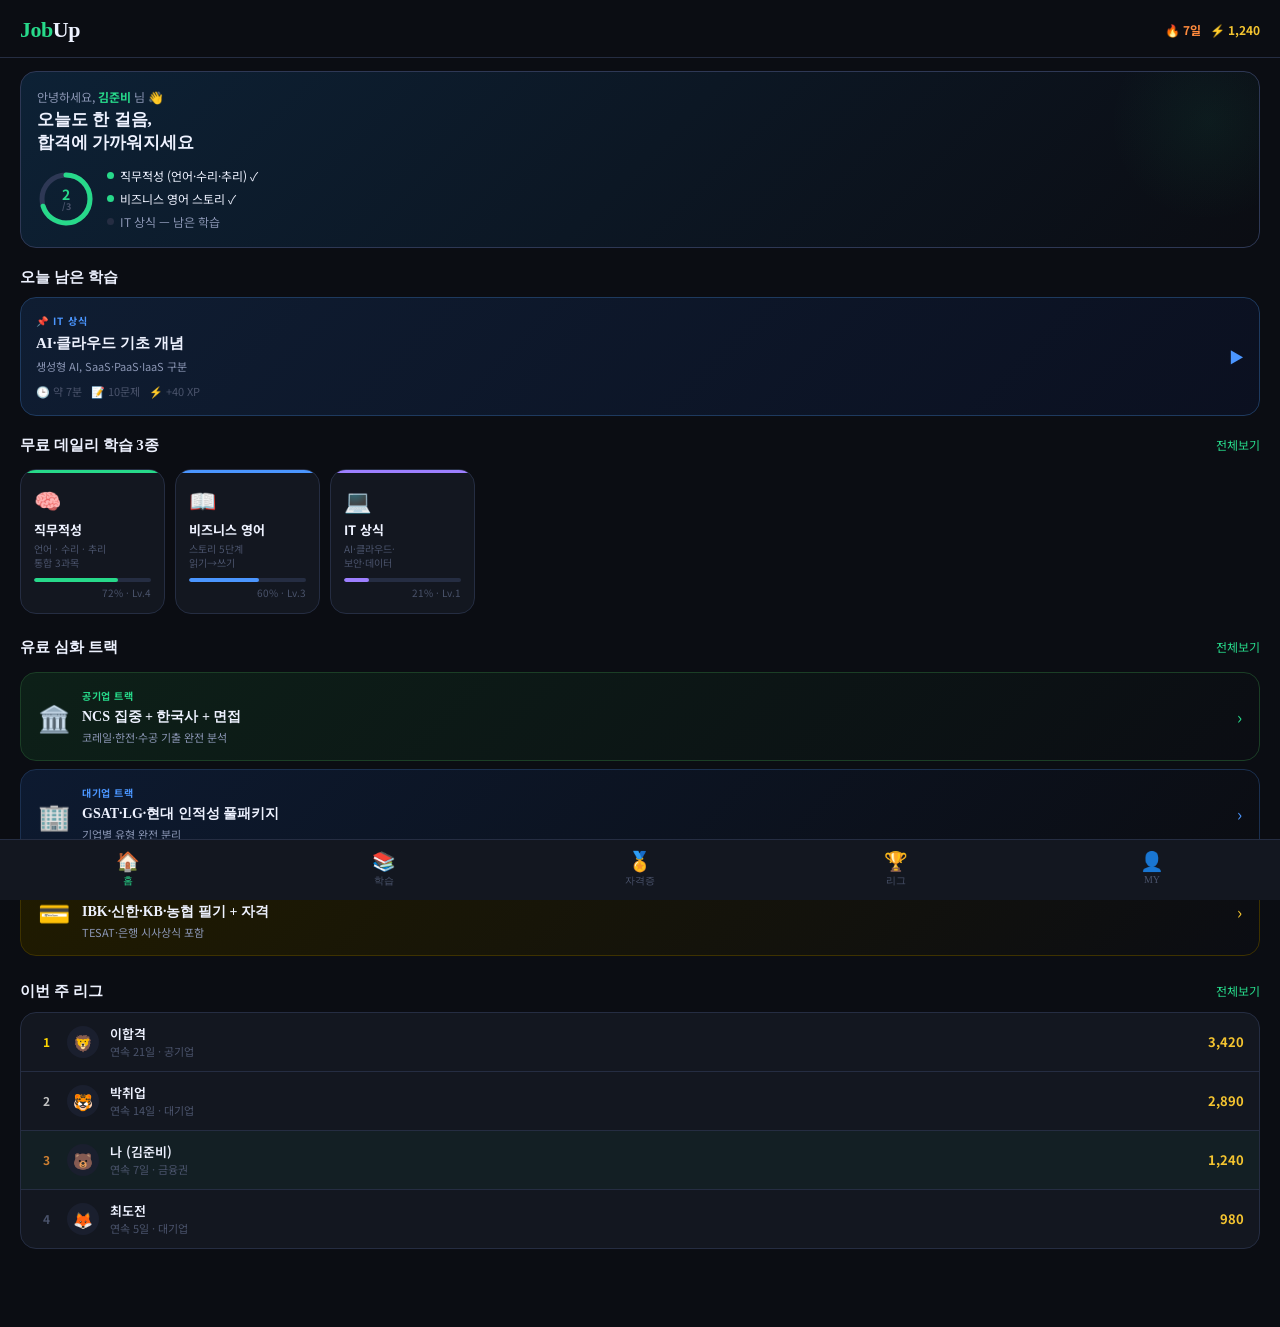
<file: index.html>
<!DOCTYPE html>
<html lang="ko">
<head>
<meta charset="UTF-8">
<meta name="viewport" content="width=device-width, initial-scale=1.0, maximum-scale=1.0, user-scalable=no">
<title>JobUp</title>
<link href="https://fonts.googleapis.com/css2?family=Gmarket+Sans:wght@300;500;700&family=Noto+Sans+KR:wght@400;500;700&display=swap" rel="stylesheet">
<link rel="stylesheet" href="css/style.css">
</head>
<body>

<div class="scr on" id="home">
  <div class="top"><div class="logo">Job<b>Up</b></div><div class="top-r"><div class="badge f">🔥 7일</div><div class="badge x">⚡ 1,240</div></div></div>
  <div class="body">
    <div class="hero fu">
      <p class="hero-g">안녕하세요, <strong>김준비</strong> 님 👋</p>
      <h2 class="hero-t">오늘도 한 걸음,<br>합격에 가까워지세요</h2>
      <div class="drow">
        <div class="ring"><svg width="58" height="58" viewBox="0 0 58 58"><circle class="rbg" cx="29" cy="29" r="24"/><circle class="rfg" cx="29" cy="29" r="24"/></svg><div class="rn">2<small>/3</small></div></div>
        <div class="dtask">
          <div class="tr ok"><span class="td"></span>직무적성 (언어·수리·추리) ✓</div>
          <div class="tr ok"><span class="td"></span>비즈니스 영어 스토리 ✓</div>
          <div class="tr"><span class="td"></span>IT 상식 — 남은 학습</div>
        </div>
      </div>
    </div>

    <div class="sh fu d1"><span class="sh-t">오늘 남은 학습</span></div>
    <div class="fu d1" style="margin:0 20px;background:linear-gradient(135deg,#0F1D32,#0B1020);border:1px solid #1E3A5F;border-radius:var(--r);padding:15px;cursor:pointer;position:relative;overflow:hidden;transition:transform .13s" onclick="location.href='quiz.html'" ontouchstart="">
      <div style="position:absolute;right:15px;top:50%;transform:translateY(-50%);color:var(--blu);font-size:15px">▶</div>
      <p style="font-size:10px;font-weight:700;color:var(--blu);letter-spacing:1px;margin-bottom:4px;text-transform:uppercase">📌 IT 상식</p>
      <h3 style="font-family:'Gmarket Sans';font-size:15px;font-weight:700;margin-bottom:3px">AI·클라우드 기초 개념</h3>
      <p style="font-size:11px;color:var(--tx2)">생성형 AI, SaaS·PaaS·IaaS 구분</p>
      <div style="display:flex;gap:9px;margin-top:9px"><span style="font-size:11px;color:var(--tx3)">🕒 약 7분</span><span style="font-size:11px;color:var(--tx3)">📝 10문제</span><span style="font-size:11px;color:var(--tx3)">⚡ +40 XP</span></div>
    </div>

    <div class="sh fu d2"><span class="sh-t">무료 데일리 학습 3종</span><a class="sh-m">전체보기</a></div>
    <div class="fsc fu d2">
      <div class="fc" style="--cc:var(--grn)" onclick="location.href='quiz.html'">
        <div class="f-ic">🧠</div><div class="f-nm">직무적성</div>
        <div class="f-ds">언어 · 수리 · 추리<br>통합 3과목</div>
        <div class="f-bw"><div class="f-bf" style="width:72%"></div></div><div class="f-pc">72% · Lv.4</div>
      </div>
      <div class="fc" style="--cc:var(--blu)" onclick="location.href='eng.html'">
        <div class="f-ic">📖</div><div class="f-nm">비즈니스 영어</div>
        <div class="f-ds">스토리 5단계<br>읽기→쓰기</div>
        <div class="f-bw"><div class="f-bf" style="width:60%"></div></div><div class="f-pc">60% · Lv.3</div>
      </div>
      <div class="fc" style="--cc:var(--pur)" onclick="location.href='quiz.html'">
        <div class="f-ic">💻</div><div class="f-nm">IT 상식</div>
        <div class="f-ds">AI·클라우드·<br>보안·데이터</div>
        <div class="f-bw"><div class="f-bf" style="width:21%"></div></div><div class="f-pc">21% · Lv.1</div>
      </div>
    </div>

    <div class="sh fu d3"><span class="sh-t">유료 심화 트랙</span><a class="sh-m" onclick="location.href='learn.html'">전체보기</a></div>
    <div class="tb pub fu d3" onclick="alert('공기업 심화 트랙 → 구독 후 이용')"><div class="tb-i">🏛️</div><div class="tb-inf"><p class="tb-tag">공기업 트랙</p><p class="tb-t">NCS 집중 + 한국사 + 면접</p><p class="tb-s">코레일·한전·수공 기출 완전 분석</p></div><span class="tb-ar">›</span></div>
    <div class="tb corp fu d4" style="margin-top:8px" onclick="alert('대기업 심화 트랙 → 구독 후 이용')"><div class="tb-i">🏢</div><div class="tb-inf"><p class="tb-tag">대기업 트랙</p><p class="tb-t">GSAT·LG·현대 인적성 풀패키지</p><p class="tb-s">기업별 유형 완전 분리</p></div><span class="tb-ar">›</span></div>
    <div class="tb fin fu d5" style="margin-top:8px" onclick="alert('금융권 심화 트랙 → 구독 후 이용')"><div class="tb-i">💳</div><div class="tb-inf"><p class="tb-tag">금융권 트랙</p><p class="tb-t">IBK·신한·KB·농협 필기 + 자격</p><p class="tb-s">TESAT·은행 시사상식 포함</p></div><span class="tb-ar">›</span></div>

    <div class="sh fu d4" style="margin-top:6px"><span class="sh-t">이번 주 리그</span><a class="sh-m">전체보기</a></div>
    <div class="ls fu d4">
      <div class="lr"><span class="rn2 g">1</span><div class="rav">🦁</div><div class="ri"><div class="rnam">이합격</div><div class="rsub">연속 21일 · 공기업</div></div><span class="rxp">3,420</span></div>
      <div class="lr"><span class="rn2 s">2</span><div class="rav">🐯</div><div class="ri"><div class="rnam">박취업</div><div class="rsub">연속 14일 · 대기업</div></div><span class="rxp">2,890</span></div>
      <div class="lr me"><span class="rn2 b">3</span><div class="rav">🐻</div><div class="ri"><div class="rnam">나 (김준비)</div><div class="rsub">연속 7일 · 금융권</div></div><span class="rxp">1,240</span></div>
      <div class="lr"><span class="rn2">4</span><div class="rav">🦊</div><div class="ri"><div class="rnam">최도전</div><div class="rsub">연속 5일 · 대기업</div></div><span class="rxp">980</span></div>
    </div>
  </div>
  <nav class="nav" id="hn">
    <button class="ni on" onclick="location.href='index.html'"><span class="nico">🏠</span>홈</button>
    <button class="ni" onclick="location.href='learn.html'"><span class="nico">📚</span>학습</button>
    <button class="ni" onclick="location.href='cert.html'"><span class="nico">🏅</span>자격증</button>
    <button class="ni" onclick="location.href='league.html'"><span class="nico">🏆</span>리그</button>
    <button class="ni" onclick="location.href='my.html'"><span class="nico">👤</span>MY</button>
  </nav>
</div>


<script src="js/app.js"></script>
</body>
</html>
</file>
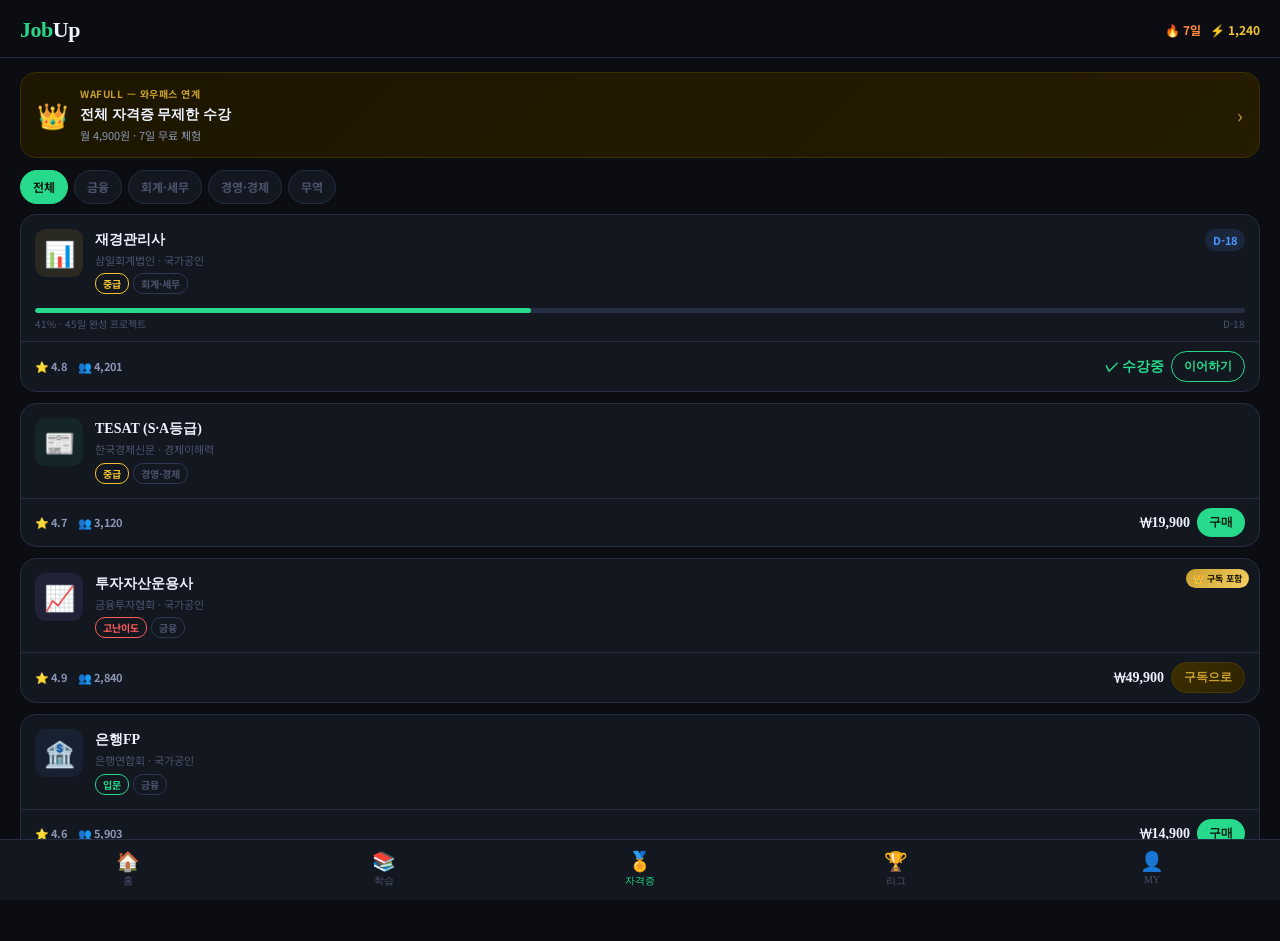
<file: cert.html>
<!DOCTYPE html>
<html lang="ko">
<head>
<meta charset="UTF-8">
<meta name="viewport" content="width=device-width, initial-scale=1.0, maximum-scale=1.0, user-scalable=no">
<title>JobUp</title>
<link href="https://fonts.googleapis.com/css2?family=Gmarket+Sans:wght@300;500;700&family=Noto+Sans+KR:wght@400;500;700&display=swap" rel="stylesheet">
<link rel="stylesheet" href="css/style.css">
</head>
<body>

<div class="scr on" id="cert">
  <div class="top"><div class="logo">Job<b>Up</b></div><div class="top-r"><div class="badge f">🔥 7일</div><div class="badge x">⚡ 1,240</div></div></div>
  <div class="body">
    <div class="ph fu" style="margin-top:14px" onclick="alert('구독하면 전체 자격증 무제한')"><div class="ph-ic">👑</div><div class="ph-inf"><p class="ph-tag">WAFULL — 와우패스 연계</p><p class="ph-t">전체 자격증 무제한 수강</p><p class="ph-s">월 4,900원 · 7일 무료 체험</p></div><span class="ph-ar">›</span></div>
    <div class="ctabs fu d1"><div class="ctab on" onclick="cFilter(this)">전체</div><div class="ctab" onclick="cFilter(this)">금융</div><div class="ctab" onclick="cFilter(this)">회계·세무</div><div class="ctab" onclick="cFilter(this)">경영·경제</div><div class="ctab" onclick="cFilter(this)">무역</div></div>
    <div class="clist fu d2">
      <div class="cc"><div class="cc-top"><div class="cc-thumb" style="background:rgba(244,196,48,.1)">📊</div><div class="cc-info"><div class="cc-nm">재경관리사</div><div class="cc-org">삼일회계법인 · 국가공인</div><div class="cc-tags"><span class="ct mid">중급</span><span class="ct cat">회계·세무</span></div></div><div class="cc-dd">D-18</div></div><div class="cprog-w"><div class="cpb"><div class="cpbf" style="width:41%"></div></div><div class="cpl"><span>41% · 45일 완성 프로젝트</span><span>D-18</span></div></div><div class="cc-bot"><div class="cc-stats"><span class="cst">⭐ <strong>4.8</strong></span><span class="cst">👥 <strong>4,201</strong></span></div><div class="cc-pr"><span class="cpn owned">✓ 수강중</span><button class="cbtn owned" onclick="location.href='quiz.html'">이어하기</button></div></div></div>
      <div class="cc"><div class="cc-top"><div class="cc-thumb" style="background:rgba(39,217,138,.08)">📰</div><div class="cc-info"><div class="cc-nm">TESAT (S·A등급)</div><div class="cc-org">한국경제신문 · 경제이해력</div><div class="cc-tags"><span class="ct mid">중급</span><span class="ct cat">경영·경제</span></div></div></div><div class="cc-bot"><div class="cc-stats"><span class="cst">⭐ <strong>4.7</strong></span><span class="cst">👥 <strong>3,120</strong></span></div><div class="cc-pr"><span class="cpn">₩19,900</span><button class="cbtn buy" onclick="alert('결제 모달')">구매</button></div></div></div>
      <div class="cc"><span class="sbadge2">👑 구독 포함</span><div class="cc-top"><div class="cc-thumb" style="background:rgba(157,127,255,.1)">📈</div><div class="cc-info"><div class="cc-nm">투자자산운용사</div><div class="cc-org">금융투자협회 · 국가공인</div><div class="cc-tags"><span class="ct hard">고난이도</span><span class="ct cat">금융</span></div></div></div><div class="cc-bot"><div class="cc-stats"><span class="cst">⭐ <strong>4.9</strong></span><span class="cst">👥 <strong>2,840</strong></span></div><div class="cc-pr"><span class="cpn">₩49,900</span><button class="cbtn sub" onclick="alert('구독하면 무제한')">구독으로</button></div></div></div>
      <div class="cc"><div class="cc-top"><div class="cc-thumb" style="background:rgba(75,150,255,.08)">🏦</div><div class="cc-info"><div class="cc-nm">은행FP</div><div class="cc-org">은행연합회 · 국가공인</div><div class="cc-tags"><span class="ct easy">입문</span><span class="ct cat">금융</span></div></div></div><div class="cc-bot"><div class="cc-stats"><span class="cst">⭐ <strong>4.6</strong></span><span class="cst">👥 <strong>5,903</strong></span></div><div class="cc-pr"><span class="cpn">₩14,900</span><button class="cbtn buy" onclick="alert('결제 모달')">구매</button></div></div></div>
    </div>
  </div>
  <nav class="nav"><button class="ni" onclick="location.href='index.html'"><span class="nico">🏠</span>홈</button><button class="ni" onclick="location.href='learn.html'"><span class="nico">📚</span>학습</button><button class="ni on" onclick="location.href='None.html'"><span class="nico">🏅</span>자격증</button><button class="ni" onclick="location.href='league.html'"><span class="nico">🏆</span>리그</button><button class="ni" onclick="location.href='my.html'"><span class="nico">👤</span>MY</button></nav>
</div>


<script src="js/app.js"></script>
</body>
</html>
</file>
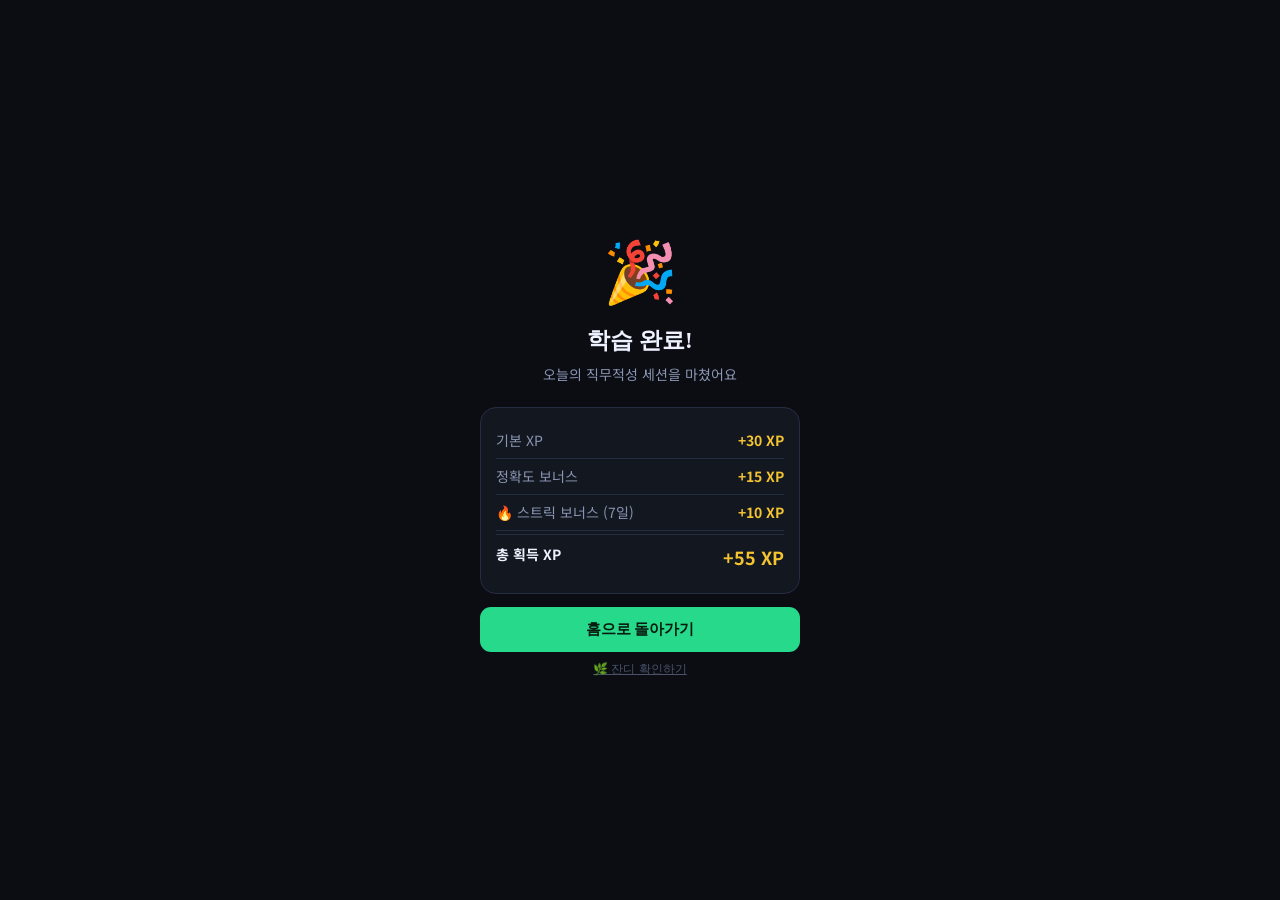
<file: complete.html>
<!DOCTYPE html>
<html lang="ko">
<head>
<meta charset="UTF-8">
<meta name="viewport" content="width=device-width, initial-scale=1.0, maximum-scale=1.0, user-scalable=no">
<title>JobUp</title>
<link href="https://fonts.googleapis.com/css2?family=Gmarket+Sans:wght@300;500;700&family=Noto+Sans+KR:wght@400;500;700&display=swap" rel="stylesheet">
<link rel="stylesheet" href="css/style.css">
</head>
<body>

<div class="scr on" id="complete">
  <div class="comp-em" id="compEm">🎉</div>
  <h2 class="comp-t" id="compT">학습 완료!</h2>
  <p class="comp-s" id="compS">오늘의 직무적성 세션을 마쳤어요</p>
  <div class="xpc">
    <div class="xpr"><span class="xpl">기본 XP</span><span class="xpv">+30 XP</span></div>
    <div class="xpr"><span class="xpl" id="xpBonusLbl">정확도 보너스</span><span class="xpv" id="xpBonusVal">+15 XP</span></div>
    <div class="xpr"><span class="xpl">🔥 스트릭 보너스 (7일)</span><span class="xpv">+10 XP</span></div>
    <div class="xpr" style="border-top:1px solid var(--b1);padding-top:9px;margin-top:3px"><span style="font-weight:700;color:var(--tx1)">총 획득 XP</span><span class="xpv" style="font-size:18px">+55 XP</span></div>
  </div>
  <button class="comp-cta" onclick="location.href='index.html'">홈으로 돌아가기</button>
  <button class="comp-sec" onclick="location.href='my.html'">🌿 잔디 확인하기</button>
</div>

<!-- tooltip -->
<div class="g-tip" id="gTip"></div>
<!-- unlock toast -->
<div class="unlock-toast" id="uToast"></div>

<script>
// ─── 기본 네비게이션 ───
let obIdx=0;
function nextOb(){obIdx++;document.getElementById('ob-slides').style.transform=`translateX(-${obIdx*100}vw)`;}
function go(id){document.querySelectorAll('.scr').forEach(s=>s.classList.remove('on'));document.getElementById(id).classList.add('on');window.scrollTo(0,0);}
function nav(btn){btn.closest('.nav').querySelectorAll('.ni').forEach(b=>b.classList.remove('on'));btn.classList.add('on');}
function ltab(tab,m){document.querySelectorAll('.lt').forEach(t=>t.classList.remove('on'));tab.classList.add('on');document.getElementById('freeTab').style.display=m==='free'?'block':'none';document.getElementById('premTab').style.display=m==='prem'?'block':'none';}
function cFilter(tab){document.querySelectorAll('.ctab').forEach(t=>t.classList.remove('on'));tab.classList.add('on');}
function dTab(tab,mode){document.querySelectorAll('.dtab').forEach(t=>t.classList.remove('on'));tab.classList.add('on');}

// toast
function toast(msg){const t=document.getElementById('uToast');t.textContent=msg;t.classList.add('show');setTimeout(()=>t.classList.remove('show'),2200);}
function shareGarden(){toast('잔디 링크가 클립보드에 복사됐어요! 📋');}

// isometric item tooltip
function isoTip(e, name, desc){
  e.stopPropagation();
  const tip = document.getElementById('isoTip');
  tip.innerHTML = `<span style="color:var(--grn);font-weight:700">${name}</span><br><span style="color:var(--tx2);font-size:11px">${desc}</span>`;
  const wrap = document.querySelector('.iso-wrap');
  const wRect = wrap.getBoundingClientRect();
  let cx = e.clientX - wRect.left;
  let cy = e.clientY - wRect.top;
  tip.classList.remove('show');
  tip.style.left = '0px'; tip.style.top = '0px';
  requestAnimationFrame(() => {
    const tw = tip.offsetWidth || 160;
    const th = tip.offsetHeight || 44;
    tip.style.left = Math.min(cx, wRect.width - tw - 8) + 'px';
    tip.style.top = Math.max(cy - th - 12, 4) + 'px';
    tip.classList.add('show');
    clearTimeout(tip._t);
    tip._t = setTimeout(() => tip.classList.remove('show'), 2000);
  });
}

// ─── Activity Garden 잔디 생성 ───
function buildGarden(){
  const g=document.getElementById('gardenGrid');
  if(!g||g.children.length>0)return;
  const WEEKS=52,DAYS=7,total=WEEKS*DAYS;
  // 시드 랜덤 — 재현 가능한 패턴
  const seed=data=>{ let h=5381; for(let c of data+''){h=((h<<5)+h)+c.charCodeAt(0)|0;} return h; };
  for(let i=0;i<total;i++){
    const daysAgo=total-1-i;
    let lvl=0;
    if(daysAgo<7)lvl=Math.abs(seed(i*7))%2===0?4:3;
    else if(daysAgo<43){const r=Math.abs(seed(i*3))%10;lvl=r>6?3:r>3?2:r>0?1:0;}
    else{lvl=Math.abs(seed(i))%12===0?1:0;}
    const el=document.createElement('div');
    el.className=`gc l${lvl}`;
    const dateStr=`D-${daysAgo}`;
    const xp=[0,12,35,68,110][lvl];
    el.setAttribute('data-tip',daysAgo===0?`오늘 · ${xp} XP`:`${dateStr} · ${xp||0} XP · ${lvl>0?'직무적성+영어 학습 완료':'학습 없음'}`);
    el.addEventListener('click',function(e){
      const tip=document.getElementById('gTip');
      tip.innerHTML=`<strong>${this.dataset.tip}</strong>`;
      tip.style.display='block';
      const r=this.getBoundingClientRect();
      tip.style.left=Math.min(r.left,window.innerWidth-230)+'px';
      tip.style.top=(r.bottom+6)+'px';
      setTimeout(()=>tip.style.display='none',1800);
    });
    g.appendChild(el);
  }
}

// ─── ENGLISH STORY 5단계 ───
const STORY={
  label:'📧 비즈니스 이메일',
  title:'Rescheduling a Client Meeting',
  text:`Alex is a junior analyst at a Seoul investment bank. His manager, Ms. Park, asks him to <span class="hl-word" onclick="wPop('reschedule','to arrange for a different time')">reschedule</span> an important client meeting from Tuesday to Thursday. The client, Mr. Kim, is a key <span class="hl-word" onclick="wPop('investor','a person who puts money into a business to gain profit')">investor</span>. Alex must write a <span class="hl-word" onclick="wPop('professional','polite, skilled, and appropriate for work')">professional</span> and <span class="hl-word" onclick="wPop('concise','brief and clear, using few words')">concise</span> email.`,
  vocabQ:[
    {word:'reschedule',defs:['to arrange for a different time','to cancel permanently','to send a payment','to ignore a deadline'],ans:0},
    {word:'concise',defs:['very long and detailed','brief and clear','loud and emotional','uncertain and vague'],ans:1},
  ],
  blankQ:{
    sent:'I am writing to _____ our meeting originally scheduled for Tuesday.',
    opts:['reschedule','cancel','approve','confirm'],
    ans:0,
    exp:'reschedule은 "다른 시간으로 일정을 변경한다"는 의미로, 이 문맥에서 가장 적합한 표현입니다.'
  },
  listenSent:'I am writing to reschedule our meeting to Thursday.',
  listenWords:['writing','reschedule','am','to','our','I','meeting','to','Thursday'],
  speakSent:'I hope this new time works for you.',
  writeSit:'Mr. Kim replied and confirmed the new Thursday meeting. Write a short thank-you reply to him. (Use 10 or more words)',
};

let esStep=0,vSelW=null,vSelD=null,vMatched=0;
let arrangeAns=[],wbWords=[];
let micRec=false;

function wPop(w,d){toast(`${w}: ${d}`);}
function location.href='eng.html'{esStep=0;vSelW=null;vSelD=null;vMatched=0;arrangeAns=[];location.href='eng.html';renderStep();}

function renderStep(){
  const pct=(esStep/5)*100;
  document.getElementById('engPb').style.width=pct+'%';
  document.getElementById('engSl').textContent=`STEP ${esStep+1} / 5`;
  const dots=document.querySelectorAll('.step-dot');
  dots.forEach((d,i)=>{d.className='step-dot'+(i===esStep?' on':(i<esStep?' dn':''));});
  const body=document.getElementById('engBody');
  const cta=document.getElementById('engCta');
  cta.disabled=false;
  cta.textContent=esStep<4?'다음 ›':'🎉 세션 완료';
  cta.onclick=engNext;

  if(esStep===0){
    // STEP 1: 읽기
    body.innerHTML=`
      <div class="story-card">
        <p class="story-label">${STORY.label}</p>
        <p class="story-title">${STORY.title}</p>
        <p class="story-text">${STORY.text}</p>
      </div>
      <p style="text-align:center;font-size:12px;color:var(--tx3);padding:8px 20px">초록 단어를 탭하면 뜻을 볼 수 있어요</p>`;
  }
  else if(esStep===1){
    // STEP 2: 어휘 (매칭 + 빈칸)
    const q=STORY.vocabQ;
    const shuffled=[...q[1].defs].sort(()=>Math.random()-.5);
    body.innerHTML=`
      <p class="vocab-hint">단어와 알맞은 뜻을 탭하여 연결하세요</p>
      <div class="vocab-area">
        ${q.map((item,i)=>`
          <div class="v-row">
            <div class="v-w" id="vw${i}" onclick="vPickW(${i})">${item.word}</div>
            <span class="v-arr">→</span>
            <div class="v-d" id="vd${i}" onclick="vPickD(${i})">${shuffled[i]}</div>
          </div>`).join('')}
      </div>
      <div style="margin:14px 20px 0;height:1px;background:var(--b1)"></div>
      <div style="padding:12px 20px 0">
        <p style="font-size:12px;color:var(--tx2);margin-bottom:10px;text-align:center">또는 문장의 빈칸을 채우세요</p>
        <div class="blank-sent">${STORY.blankQ.sent.replace('_____','<span class="blank" id="blankFill">_____</span>')}</div>
        <div class="blank-opts" id="blankOpts">
          ${STORY.blankQ.opts.map((o,i)=>`<div class="blank-opt" onclick="pickBlank(this,${i})">${o}</div>`).join('')}
        </div>
      </div>`;
    cta.disabled=true;
    vMatched=0;vSelW=null;vSelD=null;
  }
  else if(esStep===2){
    // STEP 3: 듣기 (단어 배열)
    wbWords=[...STORY.listenWords].sort(()=>Math.random()-.5);
    arrangeAns=[];
    body.innerHTML=`
      <p style="font-size:13px;font-weight:700;text-align:center;padding:6px 20px 4px;color:var(--tx2)">문장을 듣고 올바른 어순으로 배열하세요</p>
      <button class="play-btn" onclick="playAudio()">🔊 문장 듣기</button>
      <button class="play-btn slow" style="display:block;margin:0 auto 10px" onclick="playAudio('slow')">🐢 느리게 듣기 (0.75×)</button>
      <p style="font-size:11px;color:var(--tx3);padding:0 20px 6px">완성 문장:</p>
      <div class="slots" id="slots"></div>
      <p style="font-size:11px;color:var(--tx3);padding:0 20px 5px">단어 카드:</p>
      <div class="wbank" id="wbank">
        ${wbWords.map((w,i)=>`<div class="wc" id="wb${i}" onclick="placeWord('${w}',${i})">${w}</div>`).join('')}
      </div>`;
    cta.disabled=true;
  }
  else if(esStep===3){
    // STEP 4: 말하기
    body.innerHTML=`
      <p style="font-size:13px;font-weight:700;text-align:center;padding:8px 20px 5px">문장을 듣고 똑같이 따라 말하세요</p>
      <div class="speak-txt">"${STORY.speakSent}"</div>
      <button class="play-btn" onclick="playAudio()" style="margin-top:8px">🔊 다시 듣기</button>
      <div class="mic-area">
        <div class="mic-btn" id="micBtn" onclick="toggleMic()">🎤</div>
        <p class="mic-score" id="micScore">마이크 버튼을 눌러 따라 말하세요</p>
        <p class="skip-txt" onclick="skipSpeak()">지금은 말하기 어려운 환경이에요 → 건너뛰기</p>
      </div>`;
    cta.disabled=true;
  }
  else if(esStep===4){
    // STEP 5: 쓰기
    body.innerHTML=`
      <div class="write-sit">
        <p class="ws-lbl">✍️ 상황</p>
        <p class="ws-txt">${STORY.writeSit}</p>
      </div>
      <div class="write-box">
        <textarea id="writeTA" placeholder="여기에 영어 문장을 작성하세요..." oninput="wCount(this)" rows="4"></textarea>
      </div>
      <p class="wc-count" id="wcnt">0 / 10단어 이상 작성</p>
      <div class="write-fb" id="writeFb">
        <p class="wfb-t">✅ AI 채점 결과</p>
        <p class="wfb-b" id="wfbBody"></p>
      </div>`;
    cta.disabled=true;
    cta.textContent='AI 채점하기';
    cta.onclick=checkWrite;
  }
}

function engNext(){
  if(esStep>=4){
    document.getElementById('compEm').textContent='📖';
    document.getElementById('compT').textContent='영어 세션 완료!';
    document.getElementById('compS').textContent='스토리 5단계를 모두 완주했어요';
    document.getElementById('xpBonusLbl').textContent='스토리 완주 보너스';
    document.getElementById('xpBonusVal').textContent='+25 XP';
    location.href='complete.html';return;
  }
  esStep++;renderStep();
  document.getElementById('engBody').scrollTop=0;
}

function playAudio(mode){
  const spd=mode==='slow'?'느린 속도(0.75×)':'';
  toast(`🔊 ${spd} "${STORY.listenSent}"\n(실서비스: TTS/MP3 재생)`);
}

// vocab matching
let vSelWIdx=null,vSelDIdx=null,blankDone=false;
function vPickW(i){
  vSelWIdx=i;
  document.querySelectorAll('.v-w').forEach(e=>e.classList.remove('sel'));
  document.getElementById('vw'+i).classList.add('sel');
  checkVMatch();
}
function vPickD(i){
  vSelDIdx=i;
  document.querySelectorAll('.v-d').forEach(e=>e.classList.remove('sel'));
  document.getElementById('vd'+i).classList.add('sel');
  checkVMatch();
}
function checkVMatch(){
  if(vSelWIdx===null||vSelDIdx===null)return;
  // 데모: 항상 매칭 성공
  document.getElementById('vw'+vSelWIdx).classList.replace('sel','ok');
  document.getElementById('vd'+vSelDIdx).classList.replace('sel','ok');
  vMatched++;vSelWIdx=null;vSelDIdx=null;
  if(vMatched>=STORY.vocabQ.length&&blankDone)document.getElementById('engCta').disabled=false;
}

function pickBlank(el,idx){
  document.querySelectorAll('.blank-opt').forEach(e=>e.classList.remove('sel','ok','ng'));
  if(idx===STORY.blankQ.ans){
    el.classList.add('ok');
    document.getElementById('blankFill').textContent=STORY.blankQ.opts[idx];
    blankDone=true;
    if(vMatched>=STORY.vocabQ.length)document.getElementById('engCta').disabled=false;
    else{blankDone=true;if(vMatched>=STORY.vocabQ.length)document.getElementById('engCta').disabled=false;}
    // simplify: enable if blank done
    blankDone=true;
    if(vMatched>0||blankDone)document.getElementById('engCta').disabled=false;
  } else {
    el.classList.add('ng');el.classList.add('sel');
    setTimeout(()=>el.classList.remove('ng','sel'),600);
  }
}

// word arrange
function placeWord(w,i){
  arrangeAns.push({w,i});
  document.getElementById('wb'+i).classList.add('used');
  const slots=document.getElementById('slots');
  const s=document.createElement('div');
  s.className='slot';s.textContent=w;
  s.onclick=()=>{
    arrangeAns=arrangeAns.filter(x=>x.i!==i);
    document.getElementById('wb'+i).classList.remove('used');
    s.remove();
    if(arrangeAns.length<5)document.getElementById('engCta').disabled=true;
  };
  slots.appendChild(s);
  if(arrangeAns.length>=7)document.getElementById('engCta').disabled=false;
}

// mic
function toggleMic(){
  if(micRec){micRec=false;return;}
  micRec=true;
  const btn=document.getElementById('micBtn');
  btn.classList.add('rec');
  document.getElementById('micScore').textContent='🔴 녹음 중...';
  setTimeout(()=>{
    micRec=false;btn.classList.remove('rec');
    const sc=65+Math.floor(Math.random()*30);
    const ms=document.getElementById('micScore');
    if(sc>=80){ms.innerHTML=`발음 일치율 <strong>${sc}%</strong> — 훌륭해요! 🎉`;}
    else if(sc>=60){ms.innerHTML=`발음 일치율 <strong>${sc}%</strong> — 거의 다 됐어요!`;}
    else{ms.innerHTML=`발음 일치율 <strong>${sc}%</strong> — 한 번 더 시도해보세요`;}
    document.getElementById('engCta').disabled=false;
  },2400);
}
function skipSpeak(){document.getElementById('micScore').textContent='건너뛰기 선택 — XP 일부 감소';document.getElementById('engCta').disabled=false;}

// writing
function wCount(ta){
  const n=ta.value.trim().split(/\s+/).filter(w=>w).length;
  const el=document.getElementById('wcnt');
  el.textContent=`${n} / 10단어 이상 작성`;
  el.className='wc-count'+(n>=10?' ok':'');
}
function checkWrite(){
  const ta=document.getElementById('writeTA');
  const n=ta.value.trim().split(/\s+/).filter(w=>w).length;
  if(n<10){toast('10단어 이상 작성해주세요!');return;}
  const fb=document.getElementById('writeFb');
  fb.classList.add('on');
  document.getElementById('wfbBody').textContent=`${n}단어 문장을 확인했어요.\n핵심 표현 포함 여부: ✓\n문법 자연스러움: 4/5점\n\n💡 개선 포인트: "Thank you for your confirmation." 같은 감사 표현을 앞에 쓰면 더 자연스러운 비즈니스 이메일이 됩니다.`;
  const cta=document.getElementById('engCta');
  cta.disabled=false;cta.textContent='🎉 세션 완료';cta.onclick=engNext;
}

// ─── QUIZ 직무적성 3과목 ───
const QS={
  lan:[
    {type:'명제 추론',q:'다음 조건을 모두 만족할 때, 반드시 참인 것은?',pass:'• A가 참석하면 B도 참석한다.\n• C가 참석하면 D는 참석하지 않는다.\n• B가 참석하지 않으면 C가 참석한다.\n• D가 참석하지 않으면 E가 참석한다.',opts:['A→E 불참','B참→D참','A참→E참','C참→B참','D참→A참'],ans:2,exp:'A→B→(B불참이면C)의 대우 적용: A→B→C→D불참→E참. ③이 항상 참.'},
    {type:'어휘 유추',q:'다음 단어 쌍의 관계가 나머지와 다른 하나는?',pass:'① 의사:환자  ② 교사:학생  ③ 부모:자녀  ④ 변호사:피의자  ⑤ 하늘:구름',opts:['①','②','③','④','⑤'],ans:4,exp:'①②③④는 모두 사람-사람 관계(전문직-대상)이지만, ⑤는 자연물-자연물 관계입니다.'},
    {type:'독해 추론',q:'다음 글의 주제로 가장 알맞은 것은?',pass:'"ESG 경영은 단순한 비용이 아닌 장기적 기업 가치를 높이는 전략이다. 환경·사회·지배구조를 고려한 기업은 투자자 신뢰와 소비자 충성도를 동시에 확보한다."',opts:['ESG 비용 절감 방법','ESG 경영의 전략적 가치','기업의 환경 오염 사례','소비자 충성도 하락 이유','투자자 유치 단기 전략'],ans:1,exp:'지문은 ESG 경영이 비용이 아닌 장기 가치 창출 전략임을 주장합니다.'},
  ],
  num:[
    {type:'자료 해석',q:'2023년 전년 대비 성장률이 가장 높은 부문은?',pass:'• A부문: 2022년 200억 → 2023년 260억\n• B부문: 2022년 150억 → 2023년 180억\n• C부문: 2022년 300억 → 2023년 345억\n• D부문: 2022년 80억 → 2023년 112억',opts:['A (30%)','B (20%)','C (15%)','D (40%)','모두 동일'],ans:3,exp:'D: (112-80)/80×100=40%로 가장 높습니다.'},
    {type:'수 추리',q:'다음 수열의 빈칸에 알맞은 수는?',pass:'3, 9, 27, 81, ___',opts:['162','243','189','324','270'],ans:1,exp:'3을 곱하는 등비수열: 81×3=243.'},
    {type:'응용 계산',q:'8명이 40시간에 완성하는 작업을 5명이 하면 몇 시간 걸리나?',pass:'',opts:['52시간','60시간','64시간','68시간','72시간'],ans:2,exp:'총 작업량 = 8×40=320 맨시간. 5명으로 320÷5=64시간.'},
  ],
  rea:[
    {type:'도형 패턴',q:'다음 수열의 물음표(?)에 알맞은 수는?',pass:'2, 6, 18, 54, ?',opts:['108','162','144','216','180'],ans:1,exp:'×3 등비수열: 54×3=162.'},
    {type:'규칙 추리',q:'다음 배열의 빈칸에 들어갈 수는?  1, 4, 9, 16, 25, ___',pass:'',opts:['30','36','42','49','35'],ans:1,exp:'1²=1, 2²=4, 3²=9, 4²=16, 5²=25, 6²=36. 제곱수 수열입니다.'},
    {type:'조건 추리',q:'5개 팀이 A~E를 리그전으로 경기할 때 총 경기 수는?',pass:'※ 리그전: 모든 팀이 서로 한 번씩 대결',opts:['8경기','10경기','12경기','15경기','20경기'],ans:1,exp:'C(5,2)=5×4÷2=10경기.'},
  ],
};
const SUBJINFO={lan:{label:'🔤 언어 (Language)',cls:'lan'},num:{label:'🔢 수리 (Numeracy)',cls:'num'},rea:{label:'🔀 추리 (Reasoning)',cls:'rea'}};

let curSubj='lan',curQ=0,selOpt=null,isCorr=false,answered=false;

function startQuiz(subj='lan'){curSubj=subj;curQ=0;selOpt=null;answered=false;
  ['h1','h2','h3'].forEach(id=>document.getElementById(id).className='ht');
  updateSubjTabs();loadQ();location.href='quiz.html';}

function pickSubj(s){curSubj=s;curQ=0;selOpt=null;answered=false;
  ['h1','h2','h3'].forEach(id=>document.getElementById(id).className='ht');
  updateSubjTabs();loadQ();}

function updateSubjTabs(){
  document.querySelectorAll('.q-stab').forEach(t=>{
    t.className='q-stab '+t.getAttribute('onclick').match(/'(\w+)'/)[1];
  });
  document.querySelector(`.q-stab.${curSubj}`).classList.add('on');
  const pf=document.getElementById('qpf');
  pf.className=`qpf ${curSubj}`;
  document.getElementById('qsub').className=`qsub ${curSubj}`;
}

function loadQ(){
  const qs=QS[curSubj];const q=qs[curQ];const si=SUBJINFO[curSubj];
  document.getElementById('qBadge').innerHTML=`${si.label} · 문제 <span id="qN">${curQ+1}</span>/${qs.length}`;
  document.getElementById('qType').textContent=q.type;
  document.getElementById('qType').className=`q-type ${curSubj}`;
  document.getElementById('qTxt').textContent=q.q;
  const pass=document.getElementById('qPass');
  if(q.pass){pass.style.display='block';pass.innerHTML=q.pass.replace(/\n/g,'<br>');}
  else{pass.style.display='none';}
  const nums=['①','②','③','④','⑤'];
  document.getElementById('qOpts').innerHTML=q.opts.map((o,i)=>
    `<button class="opt" onclick="pickOpt(this,${i===q.ans})"><span class="onum">${nums[i]}</span>${o}</button>`
  ).join('');
  document.getElementById('rb').className='rbanner';
  const sb=document.getElementById('qsub');sb.disabled=true;sb.textContent='확인';sb.onclick=submitQ;
  document.getElementById('qpf').style.width=((curQ+1)/qs.length*100)+'%';
  answered=false;selOpt=null;
}

function pickOpt(btn,corr){
  if(answered)return;
  document.querySelectorAll('.opt').forEach(b=>b.classList.remove('sel','lan','num','rea'));
  btn.classList.add('sel',curSubj);
  selOpt=btn;isCorr=corr;
  document.getElementById('qsub').disabled=false;
}

function submitQ(){
  if(!selOpt||answered)return;answered=true;
  const q=QS[curSubj][curQ];const rb=document.getElementById('rb');
  if(isCorr){selOpt.classList.replace('sel','correct');rb.className='rbanner ok';document.getElementById('rb-t').textContent='✅ 정답입니다!';}
  else{
    selOpt.classList.replace('sel','wrong');
    document.querySelectorAll('.opt').forEach((b,i)=>{if(i===q.ans)b.classList.add('correct');});
    rb.className='rbanner ng';document.getElementById('rb-t').textContent='❌ 틀렸습니다';
    const lost=document.querySelectorAll('.ht.lost').length;
    if(lost<3)document.getElementById(['h3','h2','h1'][lost]).className='ht lost';
  }
  document.getElementById('rb-b').textContent=q.exp;
  const sb=document.getElementById('qsub');
  sb.textContent=curQ<QS[curSubj].length-1?'다음 문제 →':'결과 보기';sb.onclick=nextQ;
}

function nextQ(){
  curQ++;
  if(curQ>=QS[curSubj].length){
    const si=SUBJINFO[curSubj];
    document.getElementById('compEm').textContent='🎉';
    document.getElementById('compT').textContent=si.label.split(' ')[1]+' 세션 완료!';
    document.getElementById('compS').textContent=`${QS[curSubj].length}문제를 모두 풀었어요`;
    document.getElementById('xpBonusLbl').textContent='정확도 보너스';
    document.getElementById('xpBonusVal').textContent='+15 XP';
    location.href='complete.html';return;
  }
  loadQ();document.getElementById('qsub').onclick=submitQ;
}

// ─── 초기화 ───
window.addEventListener('load',()=>{buildGarden();});
</script>
</body>
</html>

<script src="js/app.js"></script>
</body>
</html>
</file>
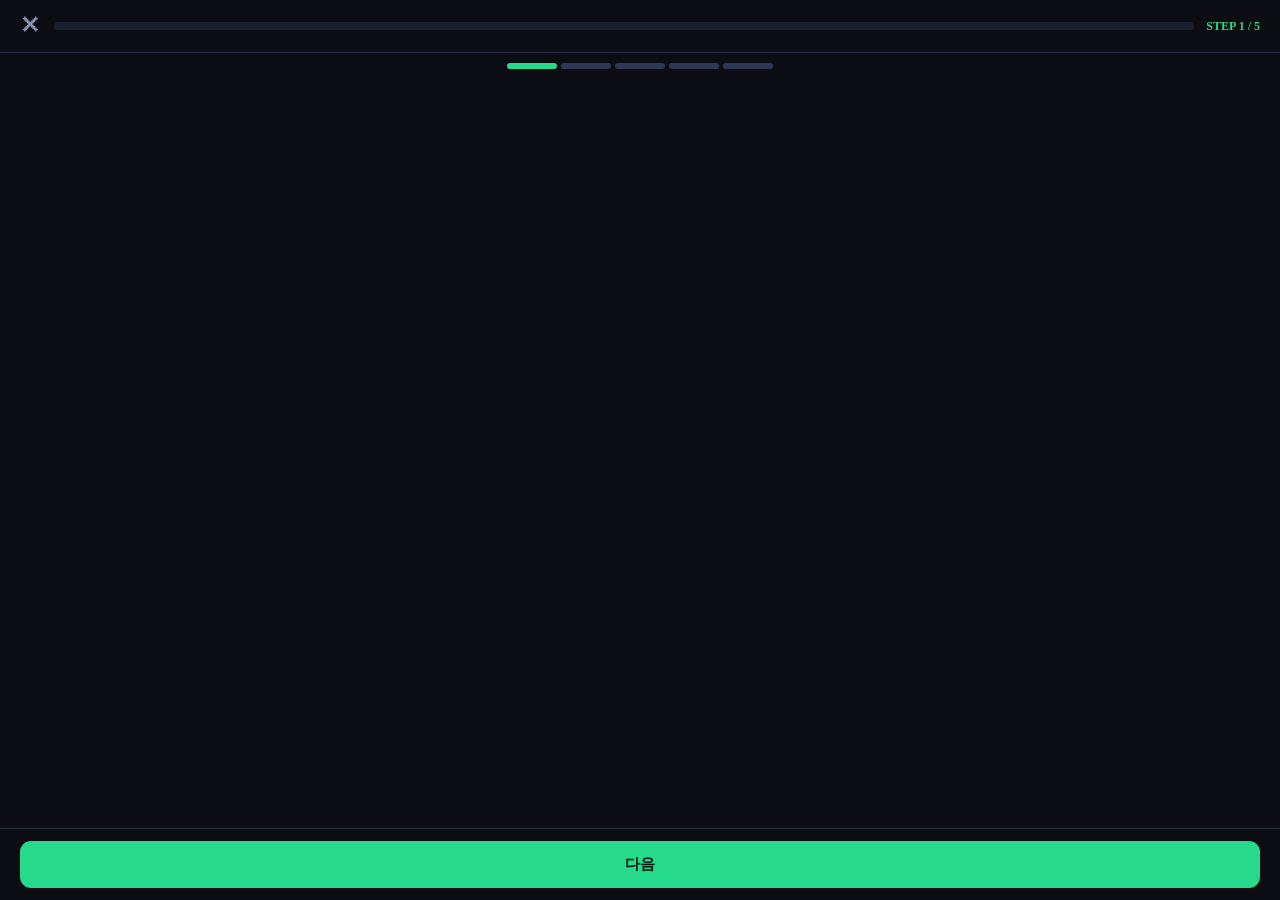
<file: eng.html>
<!DOCTYPE html>
<html lang="ko">
<head>
<meta charset="UTF-8">
<meta name="viewport" content="width=device-width, initial-scale=1.0, maximum-scale=1.0, user-scalable=no">
<title>JobUp</title>
<link href="https://fonts.googleapis.com/css2?family=Gmarket+Sans:wght@300;500;700&family=Noto+Sans+KR:wght@400;500;700&display=swap" rel="stylesheet">
<link rel="stylesheet" href="css/style.css">
</head>
<body>

<div class="scr on" id="eng">
  <div class="eng-top">
    <button class="eng-x" onclick="location.href='index.html'">✕</button>
    <div class="eng-pb-w"><div class="eng-pb" id="engPb" style="width:0%"></div></div>
    <span class="eng-sl" id="engSl">STEP 1 / 5</span>
  </div>
  <div class="step-bar" id="stepBar">
    <div class="step-dot on"></div><div class="step-dot"></div><div class="step-dot"></div><div class="step-dot"></div><div class="step-dot"></div>
  </div>
  <div class="body" id="engBody" style="padding-bottom:82px"></div>
  <div class="sfoot"><button class="scta" id="engCta" onclick="engNext()">다음</button></div>
</div>


<script src="js/app.js"></script>
</body>
</html>
</file>
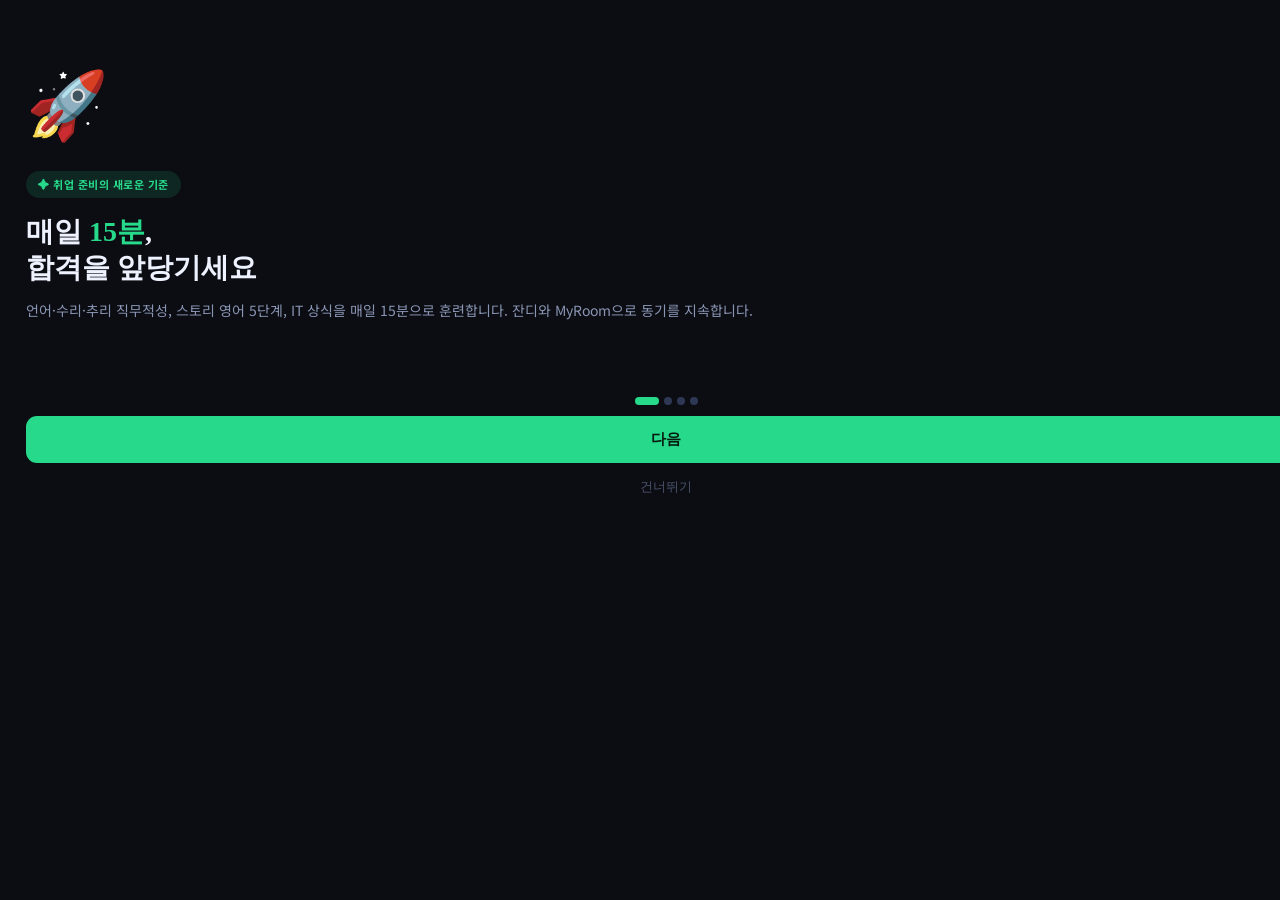
<file: jobup-v6.html>
<!DOCTYPE html>
<html lang="ko">
<head>
<meta charset="UTF-8">
<meta name="viewport" content="width=device-width, initial-scale=1.0, maximum-scale=1.0, user-scalable=no">
<title>JobUp — 취업 준비 올인원 플랫폼 v3</title>
<link href="https://fonts.googleapis.com/css2?family=Gmarket+Sans:wght@300;500;700&family=Noto+Sans+KR:wght@400;500;700&display=swap" rel="stylesheet">
<style>
:root{
  --bg:#0B0D13;--s1:#131720;--s2:#1A1F2E;--s3:#21283A;
  --b1:#252D42;--b2:#2E3855;
  --grn:#27D98A;--grn2:rgba(39,217,138,.13);--grn3:rgba(39,217,138,.06);
  --blu:#4B96FF;--blu2:rgba(75,150,255,.13);
  --gld:#F4C430;--gld2:rgba(244,196,48,.13);
  --pur:#9D7FFF;--pur2:rgba(157,127,255,.14);
  --red:#FF5C5C;--red2:rgba(255,92,92,.12);
  --org:#FF8A3D;
  --tx1:#EEF2FF;--tx2:#8A95B3;--tx3:#4A536B;
  --r:16px;--rs:11px;--rxs:7px;
}
*{margin:0;padding:0;box-sizing:border-box;-webkit-tap-highlight-color:transparent}
body{background:var(--bg);color:var(--tx1);font-family:'Noto Sans KR',sans-serif;overflow-x:hidden;font-size:14px;line-height:1.5;min-height:100dvh}

/* ─ screens ─ */
.scr{display:none;flex-direction:column;min-height:100dvh}
.scr.on{display:flex}
.body{flex:1;overflow-y:auto;-webkit-overflow-scrolling:touch;padding-bottom:78px}

/* ─ topbar ─ */
.top{position:sticky;top:0;z-index:50;background:var(--bg);border-bottom:1px solid var(--b1);display:flex;align-items:center;justify-content:space-between;padding:13px 20px 11px;backdrop-filter:blur(8px)}
.logo{font-family:'Gmarket Sans';font-weight:700;font-size:22px;color:var(--grn);letter-spacing:-.5px}
.logo b{color:var(--tx1);font-weight:700}
.top-r{display:flex;gap:9px;align-items:center}
.badge{display:flex;align-items:center;gap:4px;font-size:12px;font-weight:700}
.badge.f{color:var(--org)}.badge.x{color:var(--gld)}

/* ─ bottom nav ─ */
.nav{position:fixed;bottom:0;left:0;right:0;z-index:100;background:var(--s1);border-top:1px solid var(--b1);display:flex;padding:9px 0 max(9px,env(safe-area-inset-bottom))}
.ni{flex:1;display:flex;flex-direction:column;align-items:center;gap:3px;background:none;border:none;cursor:pointer;color:var(--tx3);font-size:10px;font-family:'Gmarket Sans';padding:3px 0;transition:color .14s}
.ni.on{color:var(--grn)}
.nico{font-size:19px;line-height:1}

/* ─ onboarding ─ */
#ob .body{padding-bottom:0}
.ob-wrap{display:flex;flex-direction:column;padding:50px 26px 34px;min-height:100dvh}
.ob-slides{display:flex;transition:transform .36s cubic-bezier(.4,0,.2,1)}
.ob-sl{min-width:100vw;display:flex;flex-direction:column}
.ob-em{font-size:66px;margin-bottom:22px;display:block}
.ob-kw{display:inline-flex;align-items:center;gap:5px;background:var(--grn2);color:var(--grn);font-size:11px;font-weight:700;letter-spacing:.5px;padding:5px 12px;border-radius:20px;margin-bottom:16px;width:fit-content}
.ob-h{font-family:'Gmarket Sans';font-size:28px;font-weight:700;line-height:1.3;margin-bottom:12px}
.ob-h .hl{color:var(--grn)}
.ob-p{font-size:14px;color:var(--tx2);line-height:1.8;flex:1}
.ob-pills{display:flex;gap:7px;flex-wrap:wrap;margin-top:16px}
.pill{padding:6px 13px;border-radius:20px;font-size:12px;font-weight:700;border:1px solid}
.pill.g{border-color:var(--grn);color:var(--grn);background:var(--grn2)}
.pill.b{border-color:var(--blu);color:var(--blu);background:var(--blu2)}
.pill.d{border-color:var(--gld);color:var(--gld);background:var(--gld2)}
.ob-bot{display:flex;flex-direction:column;gap:8px;padding-top:26px}
.ob-dots{display:flex;gap:5px;justify-content:center;margin-bottom:3px}
.dot{width:8px;height:8px;border-radius:4px;background:var(--b2);transition:all .28s}
.dot.on{background:var(--grn);width:24px}
.ob-btn{width:100%;padding:14px;background:var(--grn);color:#071C10;font-size:15px;font-weight:700;font-family:'Gmarket Sans';border:none;border-radius:var(--rs);cursor:pointer;transition:transform .1s,opacity .12s}
.ob-btn:active{transform:scale(.97);opacity:.85}
.ob-skip{background:none;border:none;color:var(--tx3);font-size:13px;cursor:pointer;text-align:center;padding:7px}

/* ─ section head ─ */
.sh{display:flex;align-items:baseline;justify-content:space-between;padding:18px 20px 9px}
.sh-t{font-family:'Gmarket Sans';font-size:15px;font-weight:700}
.sh-m{font-size:12px;color:var(--grn);cursor:pointer}

/* ─ home hero ─ */
.hero{margin:13px 20px 0;background:linear-gradient(135deg,#0D2135,#0B0D13);border:1px solid var(--b2);border-radius:var(--r);padding:16px;position:relative;overflow:hidden}
.hero::before{content:'';position:absolute;top:-50px;right:-50px;width:200px;height:200px;background:radial-gradient(circle,rgba(39,217,138,.06) 0%,transparent 70%);pointer-events:none}
.hero-g{font-size:12px;color:var(--tx2);margin-bottom:3px}
.hero-g strong{color:var(--grn)}
.hero-t{font-family:'Gmarket Sans';font-size:17px;font-weight:700;line-height:1.35;margin-bottom:12px}
.drow{display:flex;align-items:center;gap:12px}
.ring{position:relative;width:58px;height:58px;flex-shrink:0}
.ring svg{transform:rotate(-90deg)}
.rbg{fill:none;stroke:var(--b2);stroke-width:5}
.rfg{fill:none;stroke:var(--grn);stroke-width:5;stroke-linecap:round;stroke-dasharray:157;stroke-dashoffset:52;transition:stroke-dashoffset 1.2s ease}
.rn{position:absolute;inset:0;display:flex;flex-direction:column;align-items:center;justify-content:center;font-size:14px;font-weight:700;color:var(--grn);line-height:1}
.rn small{font-size:9px;color:var(--tx3);margin-top:1px}
.dtask{flex:1;display:flex;flex-direction:column;gap:5px}
.tr{display:flex;align-items:center;gap:6px;font-size:12px;color:var(--tx2)}
.td{width:7px;height:7px;border-radius:50%;background:var(--b1);flex-shrink:0}
.tr.ok .td{background:var(--grn)}.tr.ok{color:var(--tx1)}

/* ─ free scroll ─ */
.fsc{display:flex;gap:10px;padding:4px 20px;overflow-x:auto;scroll-snap-type:x mandatory;-webkit-overflow-scrolling:touch;scrollbar-width:none}
.fsc::-webkit-scrollbar{display:none}
.fc{scroll-snap-align:start;flex-shrink:0;width:145px;background:var(--s1);border:1px solid var(--b1);border-radius:var(--r);padding:13px;cursor:pointer;position:relative;overflow:hidden;transition:transform .13s}
.fc::before{content:'';position:absolute;top:0;left:0;right:0;height:3px;background:var(--cc,var(--grn))}
.fc:active{transform:scale(.96)}
.f-ic{font-size:22px;margin-bottom:6px}
.f-nm{font-size:13px;font-weight:700;margin-bottom:3px;line-height:1.3}
.f-ds{font-size:10px;color:var(--tx3);margin-bottom:8px;line-height:1.4}
.f-bw{height:4px;background:var(--b1);border-radius:2px;overflow:hidden}
.f-bf{height:100%;background:var(--cc,var(--grn));border-radius:2px}
.f-pc{font-size:10px;color:var(--tx3);margin-top:3px;text-align:right}

/* ─ track banner ─ */
.tb{margin:4px 20px 0;border-radius:var(--r);padding:15px 17px;cursor:pointer;display:flex;align-items:center;gap:12px;transition:transform .13s;position:relative;overflow:hidden;border:1px solid}
.tb:active{transform:scale(.98)}
.tb.pub{background:linear-gradient(135deg,#0D2018,#0B0D13);border-color:#1B3E26}
.tb.corp{background:linear-gradient(135deg,#0D1A30,#0B0D13);border-color:#1B3050}
.tb.fin{background:linear-gradient(135deg,#201B00,#0B0D13);border-color:#3E3200}
.tb-i{font-size:26px;flex-shrink:0}
.tb-inf{flex:1}
.tb-tag{font-size:10px;font-weight:700;letter-spacing:.5px;margin-bottom:3px;text-transform:uppercase}
.tb.pub .tb-tag{color:var(--grn)}.tb.corp .tb-tag{color:var(--blu)}.tb.fin .tb-tag{color:var(--gld)}
.tb-t{font-family:'Gmarket Sans';font-size:14px;font-weight:700;margin-bottom:2px}
.tb-s{font-size:11px;color:var(--tx2)}
.tb-ar{font-size:17px}
.tb.pub .tb-ar{color:var(--grn)}.tb.corp .tb-ar{color:var(--blu)}.tb.fin .tb-ar{color:var(--gld)}

/* ─ league ─ */
.ls{margin:0 20px;background:var(--s1);border:1px solid var(--b1);border-radius:var(--r);overflow:hidden}
.lr{display:flex;align-items:center;padding:11px 15px;gap:11px;border-bottom:1px solid var(--b1)}
.lr:last-child{border-bottom:none}.lr.me{background:rgba(39,217,138,.04)}
.rn2{font-size:12px;font-weight:700;color:var(--tx3);width:20px;text-align:center}
.rn2.g{color:#FFD700}.rn2.s{color:#C0C0C0}.rn2.b{color:#CD7F32}
.rav{width:32px;height:32px;border-radius:50%;background:var(--s2);display:flex;align-items:center;justify-content:center;font-size:16px;flex-shrink:0}
.ri{flex:1}.rnam{font-size:13px;font-weight:600}.rsub{font-size:11px;color:var(--tx3)}
.rxp{font-size:13px;font-weight:700;color:var(--gld)}

/* ─ learn tabs ─ */
.ltabs{display:flex;padding:13px 20px 0}
.lt{flex:1;padding:9px 0;text-align:center;font-size:13px;font-weight:700;font-family:'Gmarket Sans';border-bottom:2px solid transparent;color:var(--tx3);cursor:pointer;transition:all .14s}
.lt.on{color:var(--grn);border-bottom-color:var(--grn)}

/* ─ subject grid ─ */
.sg{display:grid;grid-template-columns:1fr 1fr;gap:10px;padding:13px 20px}
.sb{background:var(--s1);border:1px solid var(--b1);border-radius:var(--r);padding:15px 13px;cursor:pointer;transition:transform .13s;position:relative;overflow:hidden}
.sb::before{content:'';position:absolute;top:0;left:0;right:0;height:3px;background:var(--cc,var(--grn))}
.sb:active{transform:scale(.97)}
.sb-i{font-size:22px;margin-bottom:7px}
.sb-n{font-size:13px;font-weight:700;margin-bottom:3px;line-height:1.3}
.sb-d{font-size:10px;color:var(--tx3);margin-bottom:7px;line-height:1.4}
.sb-bw{height:4px;background:var(--b1);border-radius:2px;overflow:hidden}
.sb-bf{height:100%;background:var(--cc,var(--grn));border-radius:2px}
.sb-ft{display:flex;justify-content:space-between;align-items:center;margin-top:4px}
.sb-pc{font-size:10px;color:var(--tx3)}
.sb-lk{font-size:11px;color:var(--tx3)}
.sb-nw{background:var(--red);color:#fff;font-size:8px;font-weight:700;padding:2px 5px;border-radius:10px}

/* ─ prem header ─ */
.ph{margin:5px 20px 0;background:linear-gradient(135deg,#1D1600,#251C00);border:1px solid #3D2F00;border-radius:var(--r);padding:13px 16px;display:flex;align-items:center;gap:12px;cursor:pointer}
.ph-ic{font-size:25px}
.ph-inf{flex:1}
.ph-tag{font-size:10px;font-weight:700;color:#C9A030;letter-spacing:.5px;margin-bottom:3px}
.ph-t{font-family:'Gmarket Sans';font-size:14px;font-weight:700;margin-bottom:2px}
.ph-s{font-size:11px;color:var(--tx2)}
.ph-ar{color:#C9A030;font-size:19px}

/* ─ ENGLISH STORY ─ */
#eng{background:var(--bg)}
.eng-top{display:flex;align-items:center;gap:12px;padding:13px 20px;border-bottom:1px solid var(--b1)}
.eng-x{background:none;border:none;color:var(--tx2);font-size:22px;cursor:pointer}
.eng-pb-w{flex:1;height:8px;background:var(--s2);border-radius:4px;overflow:hidden}
.eng-pb{height:100%;background:var(--grn);border-radius:4px;transition:width .45s ease}
.eng-sl{font-size:12px;font-weight:700;color:var(--grn);font-family:'Gmarket Sans';white-space:nowrap}

.step-bar{display:flex;gap:4px;justify-content:center;padding:10px 20px 14px}
.step-dot{flex:1;height:6px;border-radius:3px;background:var(--b2);transition:all .3s;max-width:50px}
.step-dot.on{background:var(--grn)}
.step-dot.dn{background:rgba(39,217,138,.35)}

/* story card */
.story-card{margin:0 20px 14px;background:var(--s1);border:1px solid var(--b1);border-radius:var(--r);padding:18px}
.story-label{font-size:10px;font-weight:700;color:var(--blu);letter-spacing:.8px;margin-bottom:8px}
.story-title{font-size:14px;font-weight:700;margin-bottom:12px;line-height:1.4}
.story-text{font-size:13px;color:var(--tx2);line-height:1.9}
.hl-word{color:var(--grn);font-weight:700;border-bottom:1px dashed var(--grn);cursor:pointer}

/* vocab */
.vocab-hint{margin:0 20px 11px;font-size:13px;color:var(--tx2);text-align:center}
.vocab-area{display:flex;flex-direction:column;gap:9px;padding:0 20px}
.v-row{display:flex;align-items:center;gap:8px}
.v-w{flex:1;padding:11px 12px;background:var(--s1);border:2px solid var(--b1);border-radius:var(--rs);font-size:13px;font-weight:700;cursor:pointer;transition:all .14s;text-align:center}
.v-w.sel{border-color:var(--blu);background:var(--blu2);color:var(--blu)}
.v-w.ok{border-color:var(--grn);background:var(--grn2);color:var(--grn);pointer-events:none}
.v-w.ng{border-color:var(--red);background:var(--red2);animation:shake .3s ease}
@keyframes shake{0%,100%{transform:translateX(0)}25%{transform:translateX(-5px)}75%{transform:translateX(5px)}}
.v-arr{color:var(--tx3);font-size:15px;flex-shrink:0}
.v-d{flex:1.6;padding:11px 12px;background:var(--s2);border:2px solid var(--b1);border-radius:var(--rs);font-size:12px;color:var(--tx2);cursor:pointer;transition:all .14s;text-align:center;line-height:1.5}
.v-d.sel{border-color:var(--pur);background:var(--pur2);color:var(--pur)}
.v-d.ok{border-color:var(--grn);background:var(--grn2);color:var(--grn);pointer-events:none}

/* fill blank */
.blank-sent{margin:0 20px 12px;background:var(--s1);border:1px solid var(--b1);border-radius:var(--rs);padding:14px;font-size:14px;line-height:1.9;text-align:center}
.blank{display:inline-block;min-width:80px;border-bottom:2px solid var(--grn);color:var(--grn);font-weight:700;text-align:center;padding:0 4px}
.blank-opts{display:flex;flex-direction:column;gap:8px;padding:0 20px}
.blank-opt{background:var(--s1);border:2px solid var(--b1);border-radius:var(--rs);padding:11px 14px;text-align:center;cursor:pointer;font-size:14px;font-weight:600;transition:all .14s}
.blank-opt.sel{border-color:var(--blu);background:var(--blu2);color:var(--blu)}
.blank-opt.ok{border-color:var(--grn);background:var(--grn2);color:var(--grn)}
.blank-opt.ng{border-color:var(--red);background:var(--red2)}

/* listening */
.listen-card{margin:0 20px 13px;background:var(--blu2);border:1px solid rgba(75,150,255,.25);border-radius:var(--rs);padding:14px;font-size:14px;font-weight:700;text-align:center;line-height:1.7;min-height:48px;color:var(--tx1)}
.play-btn{display:flex;align-items:center;justify-content:center;gap:8px;background:var(--blu2);border:1px solid rgba(75,150,255,.3);border-radius:var(--rs);padding:10px 18px;cursor:pointer;margin:0 auto 14px;font-size:13px;font-weight:700;color:var(--blu);font-family:'Gmarket Sans';width:fit-content;transition:all .13s}
.play-btn:active{transform:scale(.96)}
.play-btn.slow{font-size:11px;color:var(--tx3);background:transparent;border-color:var(--b1)}
.slots{display:flex;flex-wrap:wrap;gap:6px;padding:0 20px 12px;min-height:44px}
.slot{padding:7px 12px;background:var(--grn2);border:1px solid var(--grn);border-radius:var(--rxs);font-size:13px;font-weight:700;color:var(--grn);cursor:pointer;transition:all .13s}
.slot:active{opacity:.7}
.wbank{display:flex;flex-wrap:wrap;gap:7px;padding:0 20px 12px}
.wc{padding:8px 13px;background:var(--s1);border:1px solid var(--b1);border-radius:var(--rxs);font-size:13px;font-weight:600;cursor:pointer;transition:all .13s}
.wc:active{transform:scale(.94)}
.wc.used{opacity:.25;pointer-events:none;text-decoration:line-through}

/* speaking */
.speak-txt{margin:0 20px 14px;background:var(--s1);border:1px solid var(--b1);border-radius:var(--rs);padding:15px;font-size:15px;font-weight:700;text-align:center;line-height:1.7}
.mic-area{display:flex;flex-direction:column;align-items:center;gap:10px;padding:0 20px 12px}
.mic-btn{width:82px;height:82px;border-radius:50%;background:var(--grn2);border:3px solid var(--grn);display:flex;align-items:center;justify-content:center;font-size:32px;cursor:pointer;transition:all .2s}
.mic-btn:active,.mic-btn.rec{background:var(--red2);border-color:var(--red);animation:pulse .7s infinite}
@keyframes pulse{0%{transform:scale(1)}50%{transform:scale(1.07)}100%{transform:scale(1)}}
.mic-score{font-family:'Gmarket Sans';font-size:13px;color:var(--tx2);text-align:center}
.mic-score strong{color:var(--grn);font-size:20px}
.skip-txt{font-size:12px;color:var(--tx3);cursor:pointer;text-decoration:underline;text-align:center}

/* writing */
.write-sit{margin:0 20px 11px;background:var(--gld2);border:1px solid rgba(244,196,48,.22);border-radius:var(--rs);padding:13px 15px}
.ws-lbl{font-size:10px;font-weight:700;color:var(--gld);letter-spacing:.5px;margin-bottom:5px}
.ws-txt{font-size:13px;color:var(--tx2);line-height:1.7}
.write-box{margin:0 20px;border:2px solid var(--b1);border-radius:var(--rs);background:var(--s1);padding:13px;transition:border-color .2s}
.write-box:focus-within{border-color:var(--grn)}
.write-box textarea{width:100%;background:none;border:none;outline:none;color:var(--tx1);font-size:13px;font-family:'Noto Sans KR';line-height:1.7;resize:none;min-height:84px}
.wc-count{font-size:11px;color:var(--tx3);text-align:right;padding:4px 20px 0}
.wc-count.ok{color:var(--grn);font-weight:700}
.write-fb{margin:11px 20px 0;background:var(--grn2);border:1px solid rgba(39,217,138,.22);border-radius:var(--rs);padding:12px 14px;display:none}
.write-fb.on{display:block}
.wfb-t{font-size:13px;font-weight:700;color:var(--grn);margin-bottom:4px}
.wfb-b{font-size:12px;color:var(--tx2);line-height:1.7}

/* result banner */
.rbanner{display:none;margin:11px 20px 0;border-radius:var(--rxs);padding:12px 14px;border:1px solid}
.rbanner.ok{display:block;background:var(--grn2);border-color:var(--grn)}
.rbanner.ng{display:block;background:var(--red2);border-color:var(--red)}
.rb-t{font-size:13px;font-weight:700;margin-bottom:3px}
.ok .rb-t{color:var(--grn)}.ng .rb-t{color:var(--red)}
.rb-b{font-size:12px;color:var(--tx2);line-height:1.65}

/* session footer */
.sfoot{position:fixed;bottom:0;left:0;right:0;padding:12px 20px max(12px,env(safe-area-inset-bottom));background:var(--bg);border-top:1px solid var(--b1)}
.scta{width:100%;padding:14px;background:var(--grn);color:#071C10;font-size:15px;font-weight:700;font-family:'Gmarket Sans';border:none;border-radius:var(--rs);cursor:pointer;transition:transform .1s,background .14s}
.scta:disabled{background:var(--s2);color:var(--tx3)}
.scta:not(:disabled):active{transform:scale(.98)}

/* ─ CERT ─ */
#cert{background:var(--bg)}
.ctabs{display:flex;gap:6px;padding:12px 20px 5px;overflow-x:auto;scrollbar-width:none}
.ctabs::-webkit-scrollbar{display:none}
.ctab{flex-shrink:0;padding:7px 12px;background:var(--s1);border:1px solid var(--b1);border-radius:20px;font-size:12px;font-weight:700;color:var(--tx3);cursor:pointer;white-space:nowrap;transition:all .14s}
.ctab.on{background:var(--grn);color:#071C10;border-color:var(--grn)}
.clist{display:flex;flex-direction:column;gap:11px;padding:5px 20px}
.cc{background:var(--s1);border:1px solid var(--b1);border-radius:var(--r);overflow:hidden;cursor:pointer;transition:transform .13s;position:relative}
.cc:active{transform:scale(.99)}
.cc-top{display:flex;align-items:flex-start;gap:12px;padding:14px}
.cc-thumb{width:48px;height:48px;border-radius:11px;display:flex;align-items:center;justify-content:center;font-size:25px;flex-shrink:0}
.cc-info{flex:1;min-width:0}
.cc-nm{font-family:'Gmarket Sans';font-size:14px;font-weight:700;margin-bottom:2px}
.cc-org{font-size:11px;color:var(--tx3);margin-bottom:5px}
.cc-tags{display:flex;gap:4px;flex-wrap:wrap}
.ct{font-size:10px;padding:2px 7px;border-radius:10px;border:1px solid;font-weight:700}
.ct.easy{border-color:var(--grn);color:var(--grn)}.ct.mid{border-color:var(--gld);color:var(--gld)}.ct.hard{border-color:var(--red);color:var(--red)}.ct.cat{border-color:var(--b2);color:var(--tx3)}
.cc-dd{font-size:11px;font-weight:700;color:var(--blu);background:var(--blu2);padding:3px 8px;border-radius:20px;flex-shrink:0}
.cc-bot{border-top:1px solid var(--b1);padding:9px 14px;display:flex;align-items:center;justify-content:space-between}
.cc-stats{display:flex;gap:11px}
.cst{font-size:11px;color:var(--tx3)}
.cst strong{color:var(--tx2)}
.cc-pr{display:flex;align-items:center;gap:7px}
.cpn{font-family:'Gmarket Sans';font-size:14px;font-weight:700}
.cpn.owned{color:var(--grn)}
.cbtn{padding:6px 12px;border-radius:20px;border:none;font-size:12px;font-weight:700;font-family:'Gmarket Sans';cursor:pointer;transition:all .14s}
.cbtn.buy{background:var(--grn);color:#071C10}.cbtn.sub{background:linear-gradient(135deg,#3D2F00,#2C2200);color:#C9A030;border:1px solid #4A3800}.cbtn.owned{background:transparent;border:1px solid var(--grn);color:var(--grn)}
.sbadge2{position:absolute;top:10px;right:10px;background:linear-gradient(135deg,#C9A030,#F5D060);color:#1C1500;font-size:9px;font-weight:700;padding:3px 7px;border-radius:10px}
.cprog-w{padding:0 14px 10px}
.cpb{height:5px;background:var(--b1);border-radius:3px;overflow:hidden;margin-bottom:3px}
.cpbf{height:100%;background:var(--grn);border-radius:3px}
.cpl{font-size:10px;color:var(--tx3);display:flex;justify-content:space-between}

/* ─ MY PAGE ─ */
#my{background:var(--bg)}
.my-prof{margin:13px 20px 0;background:var(--s1);border:1px solid var(--b1);border-radius:var(--r);padding:16px;display:flex;align-items:center;gap:13px}
.my-av{width:54px;height:54px;border-radius:50%;background:var(--s2);display:flex;align-items:center;justify-content:center;font-size:27px;flex-shrink:0;border:2px solid var(--grn)}
.my-nm{font-family:'Gmarket Sans';font-size:16px;font-weight:700;margin-bottom:4px}
.my-bs{display:flex;gap:5px;flex-wrap:wrap}
.my-b{font-size:10px;padding:2px 8px;border-radius:10px;font-weight:700;border:1px solid}
.my-b.t{border-color:var(--gld);color:var(--gld);background:var(--gld2)}.my-b.l{border-color:var(--pur);color:var(--pur);background:var(--pur2)}
.my-row{display:flex;gap:0;margin-top:8px}
.my-s{flex:1;text-align:center}
.my-sv{font-family:'Gmarket Sans';font-size:16px;font-weight:700;color:var(--grn)}
.my-sl{font-size:10px;color:var(--tx3)}

/* garden */
.garden{margin:0 20px;background:var(--s1);border:1px solid var(--b1);border-radius:var(--r);padding:15px}
.g-head{display:flex;align-items:center;justify-content:space-between;margin-bottom:11px}
.g-title{font-family:'Gmarket Sans';font-size:13px;font-weight:700}
.g-share{font-size:11px;color:var(--grn);cursor:pointer}
.g-grid{display:grid;grid-template-columns:repeat(52,1fr);gap:2px;width:100%}
.gc{width:100%;aspect-ratio:1;border-radius:1px;cursor:pointer;transition:opacity .13s}
.gc:hover{opacity:.7}
.gc.l0{background:var(--b2)}.gc.l1{background:#1b4a30}.gc.l2{background:#1f6b40}.gc.l3{background:#24934e}.gc.l4{background:var(--grn)}
.g-legend{display:flex;align-items:center;gap:4px;margin-top:7px;justify-content:flex-end}
.g-ll{font-size:10px;color:var(--tx3)}
.gc-sm{width:9px;height:9px;border-radius:1px}
.g-stats{display:grid;grid-template-columns:repeat(3,1fr);gap:8px;margin-top:10px}
.gst{background:var(--s2);border-radius:var(--rxs);padding:10px;text-align:center}
.gst-v{font-family:'Gmarket Sans';font-size:15px;font-weight:700;color:var(--grn)}
.gst-l{font-size:10px;color:var(--tx3);margin-top:2px}

/* tooltip */
.g-tip{position:fixed;background:var(--s3);border:1px solid var(--b2);border-radius:var(--rxs);padding:8px 12px;font-size:12px;z-index:200;pointer-events:none;max-width:220px;line-height:1.5;display:none}
.g-tip strong{color:var(--grn)}

/* levels */
.lv-grid{display:grid;grid-template-columns:repeat(3,1fr);gap:9px;padding:0 20px}
.lv{background:var(--s1);border:1px solid var(--b1);border-radius:var(--rs);padding:12px;text-align:center}
.lv-em{font-size:20px;margin-bottom:5px}
.lv-nm{font-size:11px;color:var(--tx2);margin-bottom:3px}
.lv-num{font-family:'Gmarket Sans';font-size:17px;font-weight:700;color:var(--grn)}
.lv-bw{height:4px;background:var(--b1);border-radius:2px;overflow:hidden;margin-top:5px}
.lv-bf{height:100%;background:var(--grn);border-radius:2px}

/* myroom entry btn */
.mr-btn{margin:0 20px;background:linear-gradient(135deg,#180F2C,#0F0B18);border:1px solid rgba(157,127,255,.25);border-radius:var(--r);padding:14px 16px;display:flex;align-items:center;gap:13px;cursor:pointer;transition:transform .13s}
.mr-btn:active{transform:scale(.98)}
.mr-em{font-size:28px}
.mr-inf{flex:1}
.mr-t{font-family:'Gmarket Sans';font-size:14px;font-weight:700;margin-bottom:2px}
.mr-s{font-size:11px;color:var(--tx3)}
.mr-ar{color:var(--pur);font-size:18px}

/* ─ MY ROOM ─ */
#room{background:var(--bg)}
.room-top{position:sticky;top:0;z-index:60;background:var(--bg);border-bottom:1px solid var(--b1);padding:13px 20px 11px;display:flex;align-items:center;gap:11px}
.room-bk{background:none;border:none;color:var(--tx2);font-size:22px;cursor:pointer;padding:2px}
.room-t{font-family:'Gmarket Sans';font-size:15px;font-weight:700;flex:1}
.room-eb{font-size:12px;color:var(--pur);font-weight:700;background:var(--pur2);border:1px solid rgba(157,127,255,.22);padding:5px 12px;border-radius:20px;cursor:pointer;font-family:'Gmarket Sans'}

/* isometric room canvas */
.iso-wrap{margin:13px 20px 0;background:linear-gradient(160deg,#080B18 0%,#0C0F1E 100%);border:1px solid var(--b2);border-radius:var(--r);overflow:hidden;position:relative;user-select:none}
.iso-wrap svg{display:block;width:100%;height:auto}
/* clickable iso items */
.iso-item{cursor:pointer;transition:filter .18s,opacity .15s}
.iso-item:hover .iso-top,.iso-item:hover .iso-left,.iso-item:hover .iso-right{filter:brightness(1.22)}
.iso-item:active{opacity:.75}
.iso-glow{filter:drop-shadow(0 0 7px rgba(39,217,138,.55))}

/* item tooltip */
.iso-tip{position:absolute;background:rgba(15,18,35,.95);border:1px solid var(--pur);border-radius:8px;padding:7px 12px;font-size:12px;color:var(--tx1);font-weight:600;pointer-events:none;white-space:nowrap;z-index:20;opacity:0;transition:opacity .2s;top:0;left:0}
.iso-tip.show{opacity:1}

/* item drawer */
.item-draw{margin:11px 20px 0;background:var(--s1);border:1px solid var(--b1);border-radius:var(--r);overflow:hidden}
.draw-tabs{display:flex;border-bottom:1px solid var(--b1)}
.dtab{flex:1;padding:10px;text-align:center;font-size:12px;font-weight:700;font-family:'Gmarket Sans';color:var(--tx3);cursor:pointer;transition:all .14s;border-bottom:2px solid transparent}
.dtab.on{color:var(--pur);border-bottom-color:var(--pur)}
.item-grid{display:grid;grid-template-columns:repeat(4,1fr);gap:8px;padding:12px}
.ic{background:var(--s2);border:1px solid var(--b1);border-radius:var(--rs);padding:10px;text-align:center;cursor:pointer;position:relative;transition:all .14s}
.ic:active{transform:scale(.93)}
.ic.locked{opacity:.4;pointer-events:none}
.ic.eq{border-color:var(--pur);background:var(--pur2)}
.ic-em{font-size:22px;margin-bottom:4px}
.ic-nm{font-size:9px;color:var(--tx3);line-height:1.3}
.ic-lk{position:absolute;top:4px;right:5px;font-size:9px}

/* unlock notification */
.unlock-toast{position:fixed;top:80px;left:50%;transform:translateX(-50%) translateY(-20px);background:var(--pur);color:#fff;padding:10px 20px;border-radius:20px;font-size:13px;font-weight:700;z-index:300;opacity:0;transition:all .35s;pointer-events:none;white-space:nowrap}
.unlock-toast.show{opacity:1;transform:translateX(-50%) translateY(0)}

/* ─ QUIZ ─ */
#quiz{background:var(--bg)}
.q-subj-tabs{display:flex;gap:7px;padding:12px 20px 4px;overflow-x:auto;scrollbar-width:none}
.q-subj-tabs::-webkit-scrollbar{display:none}
.q-stab{flex-shrink:0;padding:6px 13px;border-radius:20px;font-size:12px;font-weight:700;border:1px solid;cursor:pointer;transition:all .14s;white-space:nowrap}
.q-stab.lan{border-color:var(--grn);color:var(--grn);background:var(--grn3)}
.q-stab.num{border-color:var(--blu);color:var(--blu);background:var(--blu2)}
.q-stab.rea{border-color:var(--pur);color:var(--pur);background:var(--pur2)}
.q-stab.on{color:#071C10!important}
.q-stab.lan.on{background:var(--grn)}.q-stab.num.on{background:var(--blu)}.q-stab.rea.on{background:var(--pur)}
.q-top{display:flex;align-items:center;gap:11px;padding:11px 20px}
.qcl{background:none;border:none;color:var(--tx2);font-size:22px;cursor:pointer}
.qpw{flex:1;height:8px;background:var(--s2);border-radius:4px;overflow:hidden}
.qpf{height:100%;border-radius:4px;transition:width .4s ease}
.qpf.lan{background:var(--grn)}.qpf.num{background:var(--blu)}.qpf.rea{background:var(--pur)}
.q-hearts{display:flex;gap:3px}
.ht{font-size:15px}.ht.lost{filter:grayscale(1) opacity(.28)}
.q-badge{margin:0 20px 11px;display:inline-flex;align-items:center;gap:5px;background:var(--s1);border:1px solid var(--b1);border-radius:20px;padding:5px 12px;font-size:12px;color:var(--tx2)}
.q-card{margin:0 20px 12px;background:var(--s1);border:1px solid var(--b1);border-radius:var(--r);padding:17px}
.q-type{font-size:10px;font-weight:700;letter-spacing:.5px;margin-bottom:7px}
.q-type.lan{color:var(--grn)}.q-type.num{color:var(--blu)}.q-type.rea{color:var(--pur)}
.q-text{font-size:15px;font-weight:700;line-height:1.5}
.q-pass{margin:0 20px 11px;background:var(--s2);border-left:3px solid var(--blu);border-radius:0 var(--rxs) var(--rxs) 0;padding:11px 13px;font-size:13px;color:var(--tx2);line-height:1.8}
.q-opts{display:flex;flex-direction:column;gap:8px;padding:0 20px}
.opt{background:var(--s1);border:2px solid var(--b1);border-radius:var(--rs);padding:11px 13px;text-align:left;cursor:pointer;display:flex;align-items:center;gap:10px;color:var(--tx1);font-size:14px;font-family:'Noto Sans KR';transition:all .14s}
.opt.sel.lan{border-color:var(--grn);background:var(--grn2)}
.opt.sel.num{border-color:var(--blu);background:var(--blu2)}
.opt.sel.rea{border-color:var(--pur);background:var(--pur2)}
.opt.correct{border-color:var(--grn);background:var(--grn2)}
.opt.wrong{border-color:var(--red);background:var(--red2)}
.onum{width:25px;height:25px;border-radius:50%;background:var(--s2);display:flex;align-items:center;justify-content:center;font-size:12px;font-weight:700;color:var(--tx3);flex-shrink:0;transition:all .14s}
.opt.correct .onum{background:var(--grn);color:#071C10}
.opt.wrong .onum{background:var(--red);color:#fff}
.q-foot{position:fixed;bottom:0;left:0;right:0;padding:12px 20px max(12px,env(safe-area-inset-bottom));background:var(--bg);border-top:1px solid var(--b1)}
.qsub{width:100%;padding:13px;font-size:15px;font-weight:700;font-family:'Gmarket Sans';border:none;border-radius:var(--rs);cursor:pointer;transition:all .1s}
.qsub.lan{background:var(--grn);color:#071C10}.qsub.num{background:var(--blu);color:#fff}.qsub.rea{background:var(--pur);color:#fff}
.qsub:disabled{background:var(--s2)!important;color:var(--tx3)!important}

/* ─ COMPLETE ─ */
#complete{justify-content:center;align-items:center;padding:36px 22px;text-align:center}
.comp-em{font-size:60px;margin-bottom:12px;animation:pop .5s ease}
@keyframes pop{0%{transform:scale(0);opacity:0}65%{transform:scale(1.2)}100%{transform:scale(1);opacity:1}}
.comp-t{font-family:'Gmarket Sans';font-size:23px;font-weight:700;margin-bottom:5px}
.comp-s{font-size:14px;color:var(--tx2);margin-bottom:22px}
.xpc{background:var(--s1);border:1px solid var(--b1);border-radius:var(--r);padding:15px;width:100%;max-width:320px;margin-bottom:13px}
.xpr{display:flex;justify-content:space-between;padding:7px 0;border-bottom:1px solid var(--b1);font-size:14px}
.xpr:last-child{border-bottom:none}
.xpl{color:var(--tx2)}.xpv{font-weight:700;color:var(--gld)}
.comp-cta{width:100%;max-width:320px;padding:13px;background:var(--grn);color:#071C10;border:none;border-radius:var(--rs);font-size:15px;font-weight:700;font-family:'Gmarket Sans';cursor:pointer;margin-bottom:9px}
.comp-sec{background:none;border:none;font-size:12px;color:var(--tx3);cursor:pointer;text-decoration:underline}

/* ─ utils ─ */
@keyframes fadeUp{from{opacity:0;transform:translateY(13px)}to{opacity:1;transform:translateY(0)}}
.fu{animation:fadeUp .36s ease both}
.d1{animation-delay:.05s}.d2{animation-delay:.1s}.d3{animation-delay:.15s}.d4{animation-delay:.2s}.d5{animation-delay:.25s}
</style>
</head>
<body>

<!-- ═══ ONBOARDING ═══ -->
<div class="scr on" id="ob">
<div class="body" style="padding-bottom:0">
<div class="ob-wrap">
  <div id="ob-slides" class="ob-slides">
    <div class="ob-sl">
      <span class="ob-em">🚀</span>
      <div class="ob-kw">✦ 취업 준비의 새로운 기준</div>
      <h1 class="ob-h">매일 <span class="hl">15분</span>,<br>합격을 앞당기세요</h1>
      <p class="ob-p">언어·수리·추리 직무적성, 스토리 영어 5단계, IT 상식을 매일 15분으로 훈련합니다. 잔디와 MyRoom으로 동기를 지속합니다.</p>
      <div class="ob-bot">
        <div class="ob-dots"><div class="dot on"></div><div class="dot"></div><div class="dot"></div><div class="dot"></div></div>
        <button class="ob-btn" onclick="nextOb()">다음</button>
        <button class="ob-skip" onclick="go('home')">건너뛰기</button>
      </div>
    </div>
    <div class="ob-sl">
      <span class="ob-em">🎯</span>
      <div class="ob-kw">✦ 3가지 취업 트랙</div>
      <h1 class="ob-h">목표에 맞는<br><span class="hl">맞춤 심화 트랙</span></h1>
      <p class="ob-p">공기업·대기업·금융권 중 목표를 선택하면 맞춤형 심화 커리큘럼을 제공합니다.</p>
      <div class="ob-pills">
        <span class="pill g">🏛️ 공기업 트랙</span>
        <span class="pill b">🏢 대기업 트랙</span>
        <span class="pill d">💳 금융권 트랙</span>
      </div>
      <div class="ob-bot">
        <div class="ob-dots"><div class="dot"></div><div class="dot on"></div><div class="dot"></div><div class="dot"></div></div>
        <button class="ob-btn" onclick="nextOb()">다음</button>
        <button class="ob-skip" onclick="go('home')">건너뛰기</button>
      </div>
    </div>
    <div class="ob-sl">
      <span class="ob-em">🌿</span>
      <div class="ob-kw">✦ GitHub 잔디 차용</div>
      <h1 class="ob-h">매일의 학습이<br><span class="hl">잔디로 남는다</span></h1>
      <p class="ob-p">하루도 빠짐없이 학습하면 초록 잔디가 가득 찹니다. 1년 뒤 나의 노력을 눈으로 확인하세요. SNS 공유로 취준 동료들과 함께합니다.</p>
      <div class="ob-bot">
        <div class="ob-dots"><div class="dot"></div><div class="dot"></div><div class="dot on"></div><div class="dot"></div></div>
        <button class="ob-btn" onclick="nextOb()">다음</button>
        <button class="ob-skip" onclick="go('home')">건너뛰기</button>
      </div>
    </div>
    <div class="ob-sl">
      <span class="ob-em">🏡</span>
      <div class="ob-kw">✦ 싸이월드 MyRoom 차용</div>
      <h1 class="ob-h">레벨업하면<br><span class="hl">내 방을 꾸민다</span></h1>
      <p class="ob-p">학습 성취에 따라 가상 공부방 아이템이 잠금 해제됩니다. 합격 증서 액자, 금빛 트로피가 기다립니다.</p>
      <div class="ob-bot">
        <div class="ob-dots"><div class="dot"></div><div class="dot"></div><div class="dot"></div><div class="dot on"></div></div>
        <button class="ob-btn" onclick="go('home')">학습 시작하기 →</button>
      </div>
    </div>
  </div>
</div>
</div>
</div>

<!-- ═══ HOME ═══ -->
<div class="scr" id="home">
  <div class="top"><div class="logo">Job<b>Up</b></div><div class="top-r"><div class="badge f">🔥 7일</div><div class="badge x">⚡ 1,240</div></div></div>
  <div class="body">
    <div class="hero fu">
      <p class="hero-g">안녕하세요, <strong>김준비</strong> 님 👋</p>
      <h2 class="hero-t">오늘도 한 걸음,<br>합격에 가까워지세요</h2>
      <div class="drow">
        <div class="ring"><svg width="58" height="58" viewBox="0 0 58 58"><circle class="rbg" cx="29" cy="29" r="24"/><circle class="rfg" cx="29" cy="29" r="24"/></svg><div class="rn">2<small>/3</small></div></div>
        <div class="dtask">
          <div class="tr ok"><span class="td"></span>직무적성 (언어·수리·추리) ✓</div>
          <div class="tr ok"><span class="td"></span>비즈니스 영어 스토리 ✓</div>
          <div class="tr"><span class="td"></span>IT 상식 — 남은 학습</div>
        </div>
      </div>
    </div>

    <div class="sh fu d1"><span class="sh-t">오늘 남은 학습</span></div>
    <div class="fu d1" style="margin:0 20px;background:linear-gradient(135deg,#0F1D32,#0B1020);border:1px solid #1E3A5F;border-radius:var(--r);padding:15px;cursor:pointer;position:relative;overflow:hidden;transition:transform .13s" onclick="startQuiz()" ontouchstart="">
      <div style="position:absolute;right:15px;top:50%;transform:translateY(-50%);color:var(--blu);font-size:15px">▶</div>
      <p style="font-size:10px;font-weight:700;color:var(--blu);letter-spacing:1px;margin-bottom:4px;text-transform:uppercase">📌 IT 상식</p>
      <h3 style="font-family:'Gmarket Sans';font-size:15px;font-weight:700;margin-bottom:3px">AI·클라우드 기초 개념</h3>
      <p style="font-size:11px;color:var(--tx2)">생성형 AI, SaaS·PaaS·IaaS 구분</p>
      <div style="display:flex;gap:9px;margin-top:9px"><span style="font-size:11px;color:var(--tx3)">🕒 약 7분</span><span style="font-size:11px;color:var(--tx3)">📝 10문제</span><span style="font-size:11px;color:var(--tx3)">⚡ +40 XP</span></div>
    </div>

    <div class="sh fu d2"><span class="sh-t">무료 데일리 학습 3종</span><a class="sh-m">전체보기</a></div>
    <div class="fsc fu d2">
      <div class="fc" style="--cc:var(--grn)" onclick="startQuiz()">
        <div class="f-ic">🧠</div><div class="f-nm">직무적성</div>
        <div class="f-ds">언어 · 수리 · 추리<br>통합 3과목</div>
        <div class="f-bw"><div class="f-bf" style="width:72%"></div></div><div class="f-pc">72% · Lv.4</div>
      </div>
      <div class="fc" style="--cc:var(--blu)" onclick="startEng()">
        <div class="f-ic">📖</div><div class="f-nm">비즈니스 영어</div>
        <div class="f-ds">스토리 5단계<br>읽기→쓰기</div>
        <div class="f-bw"><div class="f-bf" style="width:60%"></div></div><div class="f-pc">60% · Lv.3</div>
      </div>
      <div class="fc" style="--cc:var(--pur)" onclick="startQuiz()">
        <div class="f-ic">💻</div><div class="f-nm">IT 상식</div>
        <div class="f-ds">AI·클라우드·<br>보안·데이터</div>
        <div class="f-bw"><div class="f-bf" style="width:21%"></div></div><div class="f-pc">21% · Lv.1</div>
      </div>
    </div>

    <div class="sh fu d3"><span class="sh-t">유료 심화 트랙</span><a class="sh-m" onclick="go('learn')">전체보기</a></div>
    <div class="tb pub fu d3" onclick="alert('공기업 심화 트랙 → 구독 후 이용')"><div class="tb-i">🏛️</div><div class="tb-inf"><p class="tb-tag">공기업 트랙</p><p class="tb-t">NCS 집중 + 한국사 + 면접</p><p class="tb-s">코레일·한전·수공 기출 완전 분석</p></div><span class="tb-ar">›</span></div>
    <div class="tb corp fu d4" style="margin-top:8px" onclick="alert('대기업 심화 트랙 → 구독 후 이용')"><div class="tb-i">🏢</div><div class="tb-inf"><p class="tb-tag">대기업 트랙</p><p class="tb-t">GSAT·LG·현대 인적성 풀패키지</p><p class="tb-s">기업별 유형 완전 분리</p></div><span class="tb-ar">›</span></div>
    <div class="tb fin fu d5" style="margin-top:8px" onclick="alert('금융권 심화 트랙 → 구독 후 이용')"><div class="tb-i">💳</div><div class="tb-inf"><p class="tb-tag">금융권 트랙</p><p class="tb-t">IBK·신한·KB·농협 필기 + 자격</p><p class="tb-s">TESAT·은행 시사상식 포함</p></div><span class="tb-ar">›</span></div>

    <div class="sh fu d4" style="margin-top:6px"><span class="sh-t">이번 주 리그</span><a class="sh-m">전체보기</a></div>
    <div class="ls fu d4">
      <div class="lr"><span class="rn2 g">1</span><div class="rav">🦁</div><div class="ri"><div class="rnam">이합격</div><div class="rsub">연속 21일 · 공기업</div></div><span class="rxp">3,420</span></div>
      <div class="lr"><span class="rn2 s">2</span><div class="rav">🐯</div><div class="ri"><div class="rnam">박취업</div><div class="rsub">연속 14일 · 대기업</div></div><span class="rxp">2,890</span></div>
      <div class="lr me"><span class="rn2 b">3</span><div class="rav">🐻</div><div class="ri"><div class="rnam">나 (김준비)</div><div class="rsub">연속 7일 · 금융권</div></div><span class="rxp">1,240</span></div>
      <div class="lr"><span class="rn2">4</span><div class="rav">🦊</div><div class="ri"><div class="rnam">최도전</div><div class="rsub">연속 5일 · 대기업</div></div><span class="rxp">980</span></div>
    </div>
  </div>
  <nav class="nav" id="hn">
    <button class="ni on" onclick="nav(this);go('home')"><span class="nico">🏠</span>홈</button>
    <button class="ni" onclick="nav(this);go('learn')"><span class="nico">📚</span>학습</button>
    <button class="ni" onclick="nav(this);go('cert')"><span class="nico">🏅</span>자격증</button>
    <button class="ni" onclick="nav(this)"><span class="nico">🏆</span>리그</button>
    <button class="ni" onclick="nav(this);go('my')"><span class="nico">👤</span>MY</button>
  </nav>
</div>

<!-- ═══ LEARN ═══ -->
<div class="scr" id="learn">
  <div class="top"><div class="logo">Job<b>Up</b></div><div class="top-r"><div class="badge f">🔥 7일</div><div class="badge x">⚡ 1,240</div></div></div>
  <div class="body">
    <div class="ltabs"><div class="lt on" onclick="ltab(this,'free')">무료 기본</div><div class="lt" onclick="ltab(this,'prem')">유료 심화</div></div>
    <div id="freeTab">
      <div class="sh"><span class="sh-t">직무적성 — 통합 3과목</span></div>
      <div class="sg">
        <div class="sb" style="--cc:var(--grn)" onclick="startQuiz('lan')"><div class="sb-i">🔤</div><div class="sb-n">언어 Language</div><div class="sb-d">어휘·독해·명제·언어추리</div><div class="sb-bw"><div class="sb-bf" style="width:72%"></div></div><div class="sb-ft"><span class="sb-pc">Lv.4 · 72%</span></div></div>
        <div class="sb" style="--cc:var(--blu)" onclick="startQuiz('num')"><div class="sb-i">🔢</div><div class="sb-n">수리 Numeracy</div><div class="sb-d">자료해석·수추리·응용계산</div><div class="sb-bw"><div class="sb-bf" style="width:55%"></div></div><div class="sb-ft"><span class="sb-pc">Lv.3 · 55%</span></div></div>
        <div class="sb" style="--cc:var(--pur)" onclick="startQuiz('rea')"><div class="sb-i">🔀</div><div class="sb-n">추리 Reasoning</div><div class="sb-d">도형추리·공간지각·패턴</div><div class="sb-bw"><div class="sb-bf" style="width:38%"></div></div><div class="sb-ft"><span class="sb-pc">Lv.2 · 38%</span></div></div>
        <div class="sb" style="--cc:var(--blu)" onclick="startEng()"><div class="sb-i">📖</div><div class="sb-n">비즈니스 영어</div><div class="sb-d">스토리 5단계 세션</div><div class="sb-bw"><div class="sb-bf" style="width:60%"></div></div><div class="sb-ft"><span class="sb-pc">Lv.3 · 60%</span></div></div>
        <div class="sb" style="--cc:var(--pur)" onclick="startQuiz('rea')"><div class="sb-i">💻</div><div class="sb-n">IT 상식</div><div class="sb-d">AI·클라우드·보안</div><div class="sb-bw"><div class="sb-bf" style="width:21%"></div></div><div class="sb-ft"><span class="sb-pc">Lv.1 · 21%</span><span class="sb-nw">NEW</span></div></div>
      </div>
    </div>
    <div id="premTab" style="display:none">
      <div class="ph" style="margin-top:13px" onclick="alert('구독 후 이용 가능')"><div class="ph-ic">👑</div><div class="ph-inf"><p class="ph-tag">Premium 구독</p><p class="ph-t">전체 심화 + 자격증 무제한</p><p class="ph-s">월 13,900원 · 7일 무료 체험</p></div><span class="ph-ar">›</span></div>
      <div class="sh" style="margin-top:4px"><span class="sh-t">🏛️ 공기업 심화</span></div>
      <div class="sg">
        <div class="sb" style="--cc:var(--grn);opacity:.5"><div class="sb-i">📋</div><div class="sb-n">NCS 유형별 집중</div><div class="sb-d">PSAT형·모듈형</div><div class="sb-bw"><div class="sb-bf" style="width:0%"></div></div><div class="sb-ft"><span class="sb-pc">0%</span><span class="sb-lk">🔒</span></div></div>
        <div class="sb" style="--cc:var(--grn);opacity:.5"><div class="sb-i">📜</div><div class="sb-n">한국사능력검정</div><div class="sb-d">1·2급 기출 집중</div><div class="sb-bw"><div class="sb-bf" style="width:0%"></div></div><div class="sb-ft"><span class="sb-pc">0%</span><span class="sb-lk">🔒</span></div></div>
      </div>
    </div>
  </div>
  <nav class="nav"><button class="ni" onclick="nav(this);go('home')"><span class="nico">🏠</span>홈</button><button class="ni on" onclick="nav(this)"><span class="nico">📚</span>학습</button><button class="ni" onclick="nav(this);go('cert')"><span class="nico">🏅</span>자격증</button><button class="ni" onclick="nav(this)"><span class="nico">🏆</span>리그</button><button class="ni" onclick="nav(this);go('my')"><span class="nico">👤</span>MY</button></nav>
</div>

<!-- ═══ ENGLISH STORY ═══ -->
<div class="scr" id="eng">
  <div class="eng-top">
    <button class="eng-x" onclick="go('home')">✕</button>
    <div class="eng-pb-w"><div class="eng-pb" id="engPb" style="width:0%"></div></div>
    <span class="eng-sl" id="engSl">STEP 1 / 5</span>
  </div>
  <div class="step-bar" id="stepBar">
    <div class="step-dot on"></div><div class="step-dot"></div><div class="step-dot"></div><div class="step-dot"></div><div class="step-dot"></div>
  </div>
  <div class="body" id="engBody" style="padding-bottom:82px"></div>
  <div class="sfoot"><button class="scta" id="engCta" onclick="engNext()">다음</button></div>
</div>

<!-- ═══ CERT ═══ -->
<div class="scr" id="cert">
  <div class="top"><div class="logo">Job<b>Up</b></div><div class="top-r"><div class="badge f">🔥 7일</div><div class="badge x">⚡ 1,240</div></div></div>
  <div class="body">
    <div class="ph fu" style="margin-top:14px" onclick="alert('구독하면 전체 자격증 무제한')"><div class="ph-ic">👑</div><div class="ph-inf"><p class="ph-tag">WAFULL — 와우패스 연계</p><p class="ph-t">전체 자격증 무제한 수강</p><p class="ph-s">월 13,900원 · 7일 무료 체험</p></div><span class="ph-ar">›</span></div>
    <div class="ctabs fu d1"><div class="ctab on" onclick="cFilter(this)">전체</div><div class="ctab" onclick="cFilter(this)">금융</div><div class="ctab" onclick="cFilter(this)">회계·세무</div><div class="ctab" onclick="cFilter(this)">경영·경제</div><div class="ctab" onclick="cFilter(this)">무역</div></div>
    <div class="clist fu d2">
      <div class="cc"><div class="cc-top"><div class="cc-thumb" style="background:rgba(244,196,48,.1)">📊</div><div class="cc-info"><div class="cc-nm">재경관리사</div><div class="cc-org">삼일회계법인 · 국가공인</div><div class="cc-tags"><span class="ct mid">중급</span><span class="ct cat">회계·세무</span></div></div><div class="cc-dd">D-18</div></div><div class="cprog-w"><div class="cpb"><div class="cpbf" style="width:41%"></div></div><div class="cpl"><span>41% · 45일 완성 프로젝트</span><span>D-18</span></div></div><div class="cc-bot"><div class="cc-stats"><span class="cst">⭐ <strong>4.8</strong></span><span class="cst">👥 <strong>4,201</strong></span></div><div class="cc-pr"><span class="cpn owned">✓ 수강중</span><button class="cbtn owned" onclick="startQuiz()">이어하기</button></div></div></div>
      <div class="cc"><div class="cc-top"><div class="cc-thumb" style="background:rgba(39,217,138,.08)">📰</div><div class="cc-info"><div class="cc-nm">TESAT (S·A등급)</div><div class="cc-org">한국경제신문 · 경제이해력</div><div class="cc-tags"><span class="ct mid">중급</span><span class="ct cat">경영·경제</span></div></div></div><div class="cc-bot"><div class="cc-stats"><span class="cst">⭐ <strong>4.7</strong></span><span class="cst">👥 <strong>3,120</strong></span></div><div class="cc-pr"><span class="cpn">₩19,900</span><button class="cbtn buy" onclick="alert('결제 모달')">구매</button></div></div></div>
      <div class="cc"><span class="sbadge2">👑 구독 포함</span><div class="cc-top"><div class="cc-thumb" style="background:rgba(157,127,255,.1)">📈</div><div class="cc-info"><div class="cc-nm">투자자산운용사</div><div class="cc-org">금융투자협회 · 국가공인</div><div class="cc-tags"><span class="ct hard">고난이도</span><span class="ct cat">금융</span></div></div></div><div class="cc-bot"><div class="cc-stats"><span class="cst">⭐ <strong>4.9</strong></span><span class="cst">👥 <strong>2,840</strong></span></div><div class="cc-pr"><span class="cpn">₩49,900</span><button class="cbtn sub" onclick="alert('구독하면 무제한')">구독으로</button></div></div></div>
      <div class="cc"><div class="cc-top"><div class="cc-thumb" style="background:rgba(75,150,255,.08)">🏦</div><div class="cc-info"><div class="cc-nm">은행FP</div><div class="cc-org">은행연합회 · 국가공인</div><div class="cc-tags"><span class="ct easy">입문</span><span class="ct cat">금융</span></div></div></div><div class="cc-bot"><div class="cc-stats"><span class="cst">⭐ <strong>4.6</strong></span><span class="cst">👥 <strong>5,903</strong></span></div><div class="cc-pr"><span class="cpn">₩14,900</span><button class="cbtn buy" onclick="alert('결제 모달')">구매</button></div></div></div>
    </div>
  </div>
  <nav class="nav"><button class="ni" onclick="nav(this);go('home')"><span class="nico">🏠</span>홈</button><button class="ni" onclick="nav(this);go('learn')"><span class="nico">📚</span>학습</button><button class="ni on" onclick="nav(this)"><span class="nico">🏅</span>자격증</button><button class="ni" onclick="nav(this)"><span class="nico">🏆</span>리그</button><button class="ni" onclick="nav(this);go('my')"><span class="nico">👤</span>MY</button></nav>
</div>

<!-- ═══ MY ═══ -->
<div class="scr" id="my">
  <div class="top"><div class="logo">Job<b>Up</b></div><div class="top-r"><div class="badge f">🔥 7일</div><div class="badge x">⚡ 1,240</div></div></div>
  <div class="body">
    <div class="my-prof fu">
      <div class="my-av">🐻</div>
      <div>
        <div class="my-nm">김준비</div>
        <div class="my-bs"><span class="my-b t">금융권 트랙</span><span class="my-b l">🏆 브론즈 리그</span></div>
        <div class="my-row" style="margin-top:8px">
          <div class="my-s"><div class="my-sv">7</div><div class="my-sl">연속일</div></div>
          <div class="my-s"><div class="my-sv">43</div><div class="my-sl">활동일</div></div>
          <div class="my-s"><div class="my-sv">1,240</div><div class="my-sl">XP</div></div>
        </div>
      </div>
    </div>

    <!-- Activity Garden -->
    <div class="sh fu d1" style="margin-top:14px"><span class="sh-t">🌿 Activity Garden</span><a class="sh-m" id="shareBtn" onclick="shareGarden()">공유하기</a></div>
    <div class="garden fu d1">
      <div class="g-head"><span class="g-title">최근 52주 학습 기록</span><span class="g-share" onclick="shareGarden()">📤 SNS 공유</span></div>
      <div class="g-grid" id="gardenGrid"></div>
      <div class="g-legend"><span class="g-ll">적음</span><div class="gc-sm gc l0"></div><div class="gc-sm gc l1"></div><div class="gc-sm gc l2"></div><div class="gc-sm gc l3"></div><div class="gc-sm gc l4"></div><span class="g-ll">많음</span></div>
      <div class="g-stats">
        <div class="gst"><div class="gst-v">43</div><div class="gst-l">총 활동일</div></div>
        <div class="gst"><div class="gst-v">7일</div><div class="gst-l">최장 연속</div></div>
        <div class="gst"><div class="gst-v">1,240</div><div class="gst-l">올해 XP</div></div>
      </div>
    </div>

    <!-- 레벨 -->
    <div class="sh fu d2"><span class="sh-t">과목별 레벨</span></div>
    <div class="lv-grid fu d2">
      <div class="lv"><div class="lv-em">🔤</div><div class="lv-nm">언어</div><div class="lv-num">Lv.4</div><div class="lv-bw"><div class="lv-bf" style="width:72%"></div></div></div>
      <div class="lv"><div class="lv-em">🔢</div><div class="lv-nm">수리</div><div class="lv-num">Lv.3</div><div class="lv-bw"><div class="lv-bf" style="width:55%"></div></div></div>
      <div class="lv"><div class="lv-em">🔀</div><div class="lv-nm">추리</div><div class="lv-num">Lv.2</div><div class="lv-bw"><div class="lv-bf" style="width:38%"></div></div></div>
      <div class="lv"><div class="lv-em">📖</div><div class="lv-nm">영어</div><div class="lv-num">Lv.3</div><div class="lv-bw"><div class="lv-bf" style="width:60%"></div></div></div>
      <div class="lv"><div class="lv-em">💻</div><div class="lv-nm">IT 상식</div><div class="lv-num">Lv.1</div><div class="lv-bw"><div class="lv-bf" style="width:21%"></div></div></div>
    </div>

    <!-- MyRoom 진입 -->
    <div class="sh fu d3"><span class="sh-t">나만의 공부방</span></div>
    <div class="mr-btn fu d3" onclick="go('room')">
      <div class="mr-em">🏡</div>
      <div class="mr-inf"><div class="mr-t">MyRoom 꾸미기</div><div class="mr-s">보유 아이템 11개 · 새 아이템 3개 해제 가능!</div></div>
      <span class="mr-ar">›</span>
    </div>
  </div>
  <nav class="nav"><button class="ni" onclick="nav(this);go('home')"><span class="nico">🏠</span>홈</button><button class="ni" onclick="nav(this);go('learn')"><span class="nico">📚</span>학습</button><button class="ni" onclick="nav(this);go('cert')"><span class="nico">🏅</span>자격증</button><button class="ni" onclick="nav(this)"><span class="nico">🏆</span>리그</button><button class="ni on" onclick="nav(this)"><span class="nico">👤</span>MY</button></nav>
</div>

<!-- ═══ MY ROOM (Isometric) ═══ -->
<div class="scr" id="room">
  <div class="room-top">
    <button class="room-bk" onclick="go('my')">‹</button>
    <span class="room-t">🏡 MyRoom — 나의 공부방</span>
    <span class="room-eb" onclick="toast('아이템 서랍에서 원하는 아이템을 탭해 배치하세요!')">편집</span>
  </div>
  <div class="body" style="padding-bottom:20px">

    <!-- 아이소메트릭 공부방 -->
    <div class="iso-wrap">
      <!-- tooltip -->
      <div class="iso-tip" id="isoTip"></div>

      <svg id="isoSvg" viewBox="0 0 400 340" xmlns="http://www.w3.org/2000/svg" xmlns:xlink="http://www.w3.org/1999/xlink">
        <defs>
          <!-- 앰비언트 그라디언트 -->
          <radialGradient id="ambience" cx="50%" cy="30%" r="60%">
            <stop offset="0%" stop-color="#1a2050" stop-opacity=".8"/>
            <stop offset="100%" stop-color="#060810" stop-opacity="1"/>
          </radialGradient>
          <!-- 그림자 필터 -->
          <filter id="shadow" x="-10%" y="-10%" width="120%" height="130%">
            <feDropShadow dx="0" dy="3" stdDeviation="3" flood-color="#000" flood-opacity=".5"/>
          </filter>
          <filter id="glowG">
            <feDropShadow dx="0" dy="0" stdDeviation="4" flood-color="#27D98A" flood-opacity=".7"/>
          </filter>
          <filter id="glowP">
            <feDropShadow dx="0" dy="0" stdDeviation="4" flood-color="#9D7FFF" flood-opacity=".7"/>
          </filter>
          <filter id="glowY">
            <feDropShadow dx="0" dy="0" stdDeviation="4" flood-color="#F4C430" flood-opacity=".7"/>
          </filter>
        </defs>

        <!-- ── 배경 ── -->
        <rect width="400" height="340" fill="url(#ambience)"/>

        <!-- ══ 방 구조 (아이소메트릭) ══
             좌표계: 아이소메트릭 변환
             isoX(x,y) = cx + (x-y)*tw/2
             isoY(x,y) = cy + (x+y)*th/2 - z*hz
             tw=56, th=28, hz=24, cx=200, cy=220
        -->

        <!-- ── 바닥 타일 (6×6 그리드) ── -->
        <!-- 메인 바닥 - 체크무늬 스타일 -->
        <g opacity=".95">
          <!-- row y=0 -->
          <polygon points="200,192 228,206 200,220 172,206" fill="#1a1e32" stroke="#252a45" stroke-width=".5"/>
          <polygon points="228,206 256,220 228,234 200,220" fill="#1e2238" stroke="#252a45" stroke-width=".5"/>
          <polygon points="256,220 284,234 256,248 228,234" fill="#1a1e32" stroke="#252a45" stroke-width=".5"/>
          <polygon points="144,206 172,220 144,234 116,220" fill="#1e2238" stroke="#252a45" stroke-width=".5"/>
          <polygon points="172,220 200,234 172,248 144,234" fill="#1a1e32" stroke="#252a45" stroke-width=".5"/>
          <!-- row y=1 -->
          <polygon points="200,220 228,234 200,248 172,234" fill="#1e2238" stroke="#252a45" stroke-width=".5"/>
          <polygon points="228,234 256,248 228,262 200,248" fill="#1a1e32" stroke="#252a45" stroke-width=".5"/>
          <polygon points="256,248 284,262 256,276 228,262" fill="#1e2238" stroke="#252a45" stroke-width=".5"/>
          <polygon points="144,234 172,248 144,262 116,248" fill="#1a1e32" stroke="#252a45" stroke-width=".5"/>
          <polygon points="172,248 200,262 172,276 144,262" fill="#1e2238" stroke="#252a45" stroke-width=".5"/>
          <!-- row y=2 -->
          <polygon points="200,248 228,262 200,276 172,262" fill="#1a1e32" stroke="#252a45" stroke-width=".5"/>
          <polygon points="228,262 256,276 228,290 200,276" fill="#1e2238" stroke="#252a45" stroke-width=".5"/>
          <polygon points="144,262 172,276 144,290 116,276" fill="#1e2238" stroke="#252a45" stroke-width=".5"/>
          <polygon points="172,276 200,290 172,304 144,290" fill="#1a1e32" stroke="#252a45" stroke-width=".5"/>
          <!-- 연장 타일 -->
          <polygon points="284,234 312,248 284,262 256,248" fill="#1a1e32" stroke="#252a45" stroke-width=".5"/>
          <polygon points="116,220 144,234 116,248 88,234" fill="#1a1e32" stroke="#252a45" stroke-width=".5"/>
          <polygon points="88,234 116,248 88,262 60,248" fill="#1e2238" stroke="#252a45" stroke-width=".5"/>
          <polygon points="116,248 144,262 116,276 88,262" fill="#1e2238" stroke="#252a45" stroke-width=".5"/>
          <polygon points="88,262 116,276 88,290 60,276" fill="#1a1e32" stroke="#252a45" stroke-width=".5"/>
          <polygon points="284,262 312,276 284,290 256,276" fill="#1e2238" stroke="#252a45" stroke-width=".5"/>
          <polygon points="312,248 340,262 312,276 284,262" fill="#1e2238" stroke="#252a45" stroke-width=".5"/>
          <!-- 바닥 베이스 확장 -->
          <polygon points="200,276 228,290 200,304 172,290" fill="#1e2238" stroke="#252a45" stroke-width=".5"/>
          <polygon points="228,290 256,304 228,318 200,304" fill="#1a1e32" stroke="#252a45" stroke-width=".5"/>
          <polygon points="144,290 172,304 144,318 116,304" fill="#1a1e32" stroke="#252a45" stroke-width=".5"/>
        </g>

        <!-- ── 왼쪽 벽 (x=0 평면) ── -->
        <polygon points="88,120 116,106 116,248 88,262" fill="#16192c" stroke="#232740" stroke-width="1"/>
        <polygon points="116,106 144,92 144,234 116,248" fill="#16192c" stroke="#232740" stroke-width="1"/>
        <polygon points="144,92 172,78 172,220 144,234" fill="#16192c" stroke="#232740" stroke-width="1"/>
        <polygon points="172,78 200,64 200,206 172,220" fill="#16192c" stroke="#232740" stroke-width="1"/>
        <polygon points="200,64 228,78 228,220 200,206" fill="#14172a" stroke="#232740" stroke-width="1"/>
        <polygon points="228,78 256,92 256,234 228,220" fill="#14172a" stroke="#232740" stroke-width="1"/>
        <polygon points="256,92 284,106 284,248 256,234" fill="#14172a" stroke="#232740" stroke-width="1"/>
        <polygon points="284,106 312,120 312,262 284,248" fill="#14172a" stroke="#232740" stroke-width="1"/>
        <!-- 왼쪽 벽 상단 테두리 (밝은 선) -->
        <polyline points="88,120 116,106 144,92 172,78 200,64 228,78 256,92 284,106 312,120" fill="none" stroke="#2e3460" stroke-width="1.2"/>

        <!-- ── 오른쪽 벽 (y=0 평면) ── -->
        <polygon points="312,120 340,134 340,276 312,262" fill="#12152a" stroke="#1e2240" stroke-width="1"/>
        <polygon points="340,134 368,148 368,290 340,276" fill="#12152a" stroke="#1e2240" stroke-width="1"/>
        <!-- 오른쪽 벽 상단 테두리 -->
        <polyline points="312,120 340,134 368,148" fill="none" stroke="#2e3460" stroke-width="1.2"/>

        <!-- ── 벽 몰딩 (장식 줄) ── -->
        <polyline points="88,160 116,146 144,132 172,118 200,104 228,118 256,132 284,146 312,160" fill="none" stroke="#252a45" stroke-width="1" stroke-dasharray="3,4" opacity=".6"/>
        <polyline points="312,160 340,174 368,188" fill="none" stroke="#252a45" stroke-width="1" stroke-dasharray="3,4" opacity=".6"/>

        <!-- ══ 아이템들 (앞에서 뒤 순서로 z-order) ══ -->

        <!-- ── 책상 + 의자 (앞쪽 중앙) ── -->
        <!-- 의자 다리 -->
        <g id="chair" class="iso-item" onclick="isoTip(event,'기본 의자 🪑','신규 가입 기본 아이템')" filter="url(#shadow)">
          <!-- 의자 좌석 면 -->
          <polygon points="185,250 205,240 215,246 195,256" fill="#4a3820" stroke="#6b5230" stroke-width=".8"/>
          <polygon points="185,250 185,258 195,264 195,256" fill="#3a2c18" stroke="#4a3820" stroke-width=".8"/>
          <polygon points="195,256 215,246 215,254 195,264" fill="#2e2213" stroke="#3a2c18" stroke-width=".8"/>
          <!-- 등받이 -->
          <polygon points="183,238 193,233 193,250 183,255" fill="#4a3820" stroke="#6b5230" stroke-width=".8"/>
          <polygon points="183,238 193,233 195,234 185,239" fill="#5c4828" stroke="#6b5230" stroke-width=".8"/>
          <!-- 다리 -->
          <line x1="185" y1="255" x2="183" y2="265" stroke="#3a2c18" stroke-width="1.5"/>
          <line x1="195" y1="262" x2="193" y2="272" stroke="#3a2c18" stroke-width="1.5"/>
          <line x1="215" y1="252" x2="213" y2="262" stroke="#3a2c18" stroke-width="1.5"/>
          <line x1="205" y1="246" x2="203" y2="256" stroke="#3a2c18" stroke-width="1.5"/>
        </g>

        <!-- 책상 본체 -->
        <g id="desk" class="iso-item" onclick="isoTip(event,'책상 🖥️','신규 가입 기본 아이템 — 모니터·노트북 위에 놓여 있어요')" filter="url(#shadow)">
          <!-- 상판 top -->
          <polygon points="165,218 220,190 248,205 193,233" fill="#5c4020" stroke="#7a5528" stroke-width="1"/>
          <!-- 상판 left side -->
          <polygon points="165,218 193,233 193,241 165,226" fill="#3d2a12" stroke="#4a3318" stroke-width="1"/>
          <!-- 상판 right side -->
          <polygon points="193,233 248,205 248,213 193,241" fill="#4a3318" stroke="#4a3318" stroke-width="1"/>
          <!-- 왼쪽 다리 -->
          <polygon points="165,226 172,222 172,248 165,252" fill="#3d2a12" stroke="#2e2010" stroke-width=".8"/>
          <polygon points="165,252 172,248 172,256 165,260" fill="#2e1f0e" stroke="#2e2010" stroke-width=".8"/>
          <!-- 오른쪽 다리 -->
          <polygon points="241,210 248,206 248,232 241,236" fill="#3d2a12" stroke="#2e2010" stroke-width=".8"/>
          <polygon points="241,236 248,232 248,240 241,244" fill="#2e1f0e" stroke="#2e2010" stroke-width=".8"/>
          <!-- 서랍 (왼쪽) -->
          <polygon points="165,226 185,216 185,232 165,242" fill="#4a3215" stroke="#3d2a12" stroke-width=".5"/>
          <circle cx="177" cy="234" r="2" fill="#c9a030" opacity=".7"/>
          <!-- 모니터 -->
          <polygon points="196,200 218,189 228,194 206,205" fill="#1a1e2e" stroke="#2e3650" stroke-width=".8"/>
          <polygon points="196,200 206,205 206,215 196,210" fill="#141828" stroke="#1e2240" stroke-width=".8"/>
          <polygon points="206,205 228,194 228,204 206,215" fill="#0d1020" stroke="#1e2240" stroke-width=".8"/>
          <!-- 모니터 화면 -->
          <polygon points="198,202 216,193 224,197 206,206" fill="#0a3a6a"/>
          <!-- 화면 안 초록 텍스트 줄 (JobUp) -->
          <line x1="200" y1="200" x2="212" y2="194" stroke="#27D98A" stroke-width="1" opacity=".8"/>
          <line x1="201" y1="203" x2="210" y2="198" stroke="#27D98A" stroke-width=".7" opacity=".5"/>
          <line x1="201" y1="205" x2="207" y2="202" stroke="#4B96FF" stroke-width=".7" opacity=".5"/>
          <!-- 모니터 받침 -->
          <polygon points="208,213 216,209 218,210 210,214" fill="#252a3e" stroke="#2e3450" stroke-width=".5"/>
          <polygon points="208,213 210,214 210,216 208,215" fill="#1e2238" stroke="#2e3450" stroke-width=".5"/>
          <!-- 키보드 -->
          <polygon points="196,214 218,203 222,205 200,216" fill="#252a3e" stroke="#2e3450" stroke-width=".6"/>
          <polygon points="196,214 200,216 200,218 196,216" fill="#1a1e32" stroke="#2e3450" stroke-width=".5"/>
          <!-- 머그컵 -->
          <polygon points="188,210 193,207 195,208 190,211" fill="#9D7FFF" stroke="#7a5fcc" stroke-width=".5"/>
          <polygon points="188,210 190,211 190,215 188,214" fill="#7a5fcc" stroke="#5a40aa" stroke-width=".5"/>
          <polygon points="190,211 195,208 195,212 190,215" fill="#6a50b8" stroke="#5a40aa" stroke-width=".5"/>
          <!-- 노트 -->
          <polygon points="181,222 190,217 193,219 184,224" fill="#f4e8c0" stroke="#d4c890" stroke-width=".5" opacity=".9"/>
          <line x1="183" y1="222" x2="189" y2="219" stroke="#aaa080" stroke-width=".5" opacity=".6"/>
          <line x1="183" y1="223" x2="188" y2="220" stroke="#aaa080" stroke-width=".5" opacity=".4"/>
        </g>

        <!-- ── 바닥 매트 ── -->
        <polygon points="140,258 185,235 215,250 170,273" fill="#1e2848" stroke="#252d52" stroke-width=".8" opacity=".7"/>

        <!-- ── 책꽂이 (왼쪽 벽면 붙음) ── -->
        <g id="bookshelf" class="iso-item" onclick="isoTip(event,'영어 원서 책꽂이 📚','영어 세션 30회 완주 보상')" filter="url(#shadow)">
          <!-- 본체 케이스 top -->
          <polygon points="112,158 136,145 148,152 124,165" fill="#3d2a12" stroke="#4a3318" stroke-width=".8"/>
          <!-- left -->
          <polygon points="112,158 124,165 124,228 112,221" fill="#2e1f0e" stroke="#3d2a12" stroke-width=".8"/>
          <!-- right -->
          <polygon points="124,165 148,152 148,215 124,228" fill="#3a2610" stroke="#3d2a12" stroke-width=".8"/>
          <!-- 선반 구분선들 -->
          <line x1="112" y1="180" x2="148" y2="161" stroke="#4a3318" stroke-width=".8"/>
          <line x1="124" y1="186" x2="124" y2="228" stroke="#4a3318" stroke-width=".5" opacity=".4"/>
          <line x1="112" y1="199" x2="148" y2="180" stroke="#4a3318" stroke-width=".8"/>
          <!-- 1단 책들 -->
          <polygon points="114,163 118,161 118,179 114,181" fill="#F4C430" stroke="#c8a020" stroke-width=".4"/>
          <polygon points="118,161 122,159 122,177 118,179" fill="#4B96FF" stroke="#3070cc" stroke-width=".4"/>
          <polygon points="122,159 126,157 126,175 122,177" fill="#27D98A" stroke="#1a9a60" stroke-width=".4"/>
          <polygon points="126,157 130,155 130,173 126,175" fill="#FF5C5C" stroke="#cc3838" stroke-width=".4"/>
          <polygon points="130,155 135,153 135,171 130,173" fill="#9D7FFF" stroke="#7a5fcc" stroke-width=".4"/>
          <polygon points="135,153 140,151 140,169 135,171" fill="#F4C430" stroke="#c8a020" stroke-width=".4"/>
          <polygon points="140,151 145,149 145,167 140,169" fill="#4B96FF" stroke="#3070cc" stroke-width=".4"/>
          <!-- 2단 책들 -->
          <polygon points="113,182 117,180 117,198 113,200" fill="#9D7FFF" stroke="#7a5fcc" stroke-width=".4"/>
          <polygon points="117,180 121,178 121,196 117,198" fill="#27D98A" stroke="#1a9a60" stroke-width=".4"/>
          <polygon points="121,178 125,176 125,194 121,196" fill="#F4C430" stroke="#c8a020" stroke-width=".4"/>
          <polygon points="125,176 131,173 131,191 125,194" fill="#FF5C5C" stroke="#cc3838" stroke-width=".4"/>
          <polygon points="131,173 137,170 137,188 131,191" fill="#4B96FF" stroke="#3070cc" stroke-width=".4"/>
          <polygon points="137,170 144,167 144,185 137,188" fill="#27D98A" stroke="#1a9a60" stroke-width=".4"/>
          <!-- 3단: 트로피 놓인 선반 -->
          <polygon points="113,200 117,198 117,213 113,215" fill="#3d2a12" stroke="#4a3318" stroke-width=".4" opacity=".5"/>
        </g>

        <!-- ── 합격 증서 액자 (왼쪽 벽에 걸림) ── -->
        <g id="cert" class="iso-item" onclick="isoTip(event,'합격 증서 액자 📜','재경관리사 완성 보상 — 자격증명이 새겨집니다')" filter="url(#glowG)">
          <!-- 액자 테두리 -->
          <polygon points="155,118 175,108 183,112 163,122" fill="#c9a030" stroke="#a07820" stroke-width=".8"/>
          <polygon points="155,118 163,122 163,140 155,136" fill="#8c6818" stroke="#7a5810" stroke-width=".8"/>
          <polygon points="163,122 183,112 183,130 163,140" fill="#a07820" stroke="#8c6818" stroke-width=".8"/>
          <!-- 증서 내용 (종이색) -->
          <polygon points="157,120 173,112 180,116 164,124" fill="#f5f0e0" stroke="#e0d8c0" stroke-width=".4"/>
          <polygon points="157,120 164,124 164,138 157,134" fill="#e8e0c8" stroke="#d8d0b8" stroke-width=".4"/>
          <polygon points="164,124 180,116 180,130 164,138" fill="#ece4cc" stroke="#d8d0b8" stroke-width=".4"/>
          <!-- 증서 텍스트 라인들 -->
          <line x1="160" y1="122" x2="174" y2="115" stroke="#8c7840" stroke-width=".8" opacity=".7"/>
          <line x1="160" y1="125" x2="170" y2="120" stroke="#8c7840" stroke-width=".5" opacity=".5"/>
          <line x1="160" y1="128" x2="173" y2="122" stroke="#8c7840" stroke-width=".5" opacity=".5"/>
          <line x1="160" y1="131" x2="169" y2="126" stroke="#8c7840" stroke-width=".5" opacity=".4"/>
          <!-- 도장 (초록 원) -->
          <ellipse cx="175" cy="127" rx="3" ry="2" fill="#27D98A" opacity=".8" transform="rotate(-25,175,127)"/>
          <text x="175" y="129" font-size="3" fill="#fff" text-anchor="middle" opacity=".9" transform="rotate(-25,175,127)">합격</text>
          <!-- 걸이 끈 -->
          <line x1="165" y1="108" x2="165" y2="118" stroke="#8c6818" stroke-width=".8"/>
        </g>

        <!-- ── 창문 (오른쪽 벽) ── -->
        <g id="window" class="iso-item" onclick="isoTip(event,'창문 🪟','신규 가입 기본 아이템')">
          <!-- 창틀 -->
          <polygon points="316,148 340,135 350,141 326,154" fill="#2e3860" stroke="#3a4878" stroke-width=".8"/>
          <polygon points="316,148 326,154 326,195 316,189" fill="#222a50" stroke="#2e3860" stroke-width=".8"/>
          <polygon points="326,154 350,141 350,182 326,195" fill="#28305a" stroke="#2e3860" stroke-width=".8"/>
          <!-- 창 유리 (4분할) -->
          <polygon points="318,151 329,145 333,147 322,153" fill="#4B96FF" opacity=".18"/>
          <polygon points="333,147 343,142 347,144 337,149" fill="#4B96FF" opacity=".18"/>
          <polygon points="318,160 329,154 333,156 322,162" fill="#4B96FF" opacity=".18"/>
          <polygon points="333,156 343,151 347,153 337,158" fill="#4B96FF" opacity=".18"/>
          <!-- 창 가로 세로 프레임 -->
          <line x1="318" y1="152" x2="347" y2="138" stroke="#3a4878" stroke-width=".7"/>
          <line x1="332" y1="145" x2="332" y2="188" stroke="#3a4878" stroke-width=".7"/>
          <!-- 창밖 빛 효과 -->
          <polygon points="318,151 329,145 333,147 322,153" fill="#fff" opacity=".04"/>
          <!-- 빛 반사 -->
          <line x1="319" y1="151" x2="328" y2="146" stroke="#fff" stroke-width=".5" opacity=".15"/>
        </g>

        <!-- ── 달력 (오른쪽 벽) ── -->
        <g id="calendar" class="iso-item" onclick="isoTip(event,'큰 달력 🗓️','30일 스트릭 달성 보상')">
          <!-- 달력 프레임 -->
          <polygon points="344,155 360,147 366,150 350,158" fill="#1a2a3e" stroke="#2e3d55" stroke-width=".8"/>
          <polygon points="344,155 350,158 350,185 344,182" fill="#131e2e" stroke="#1e2d42" stroke-width=".8"/>
          <polygon points="350,158 366,150 366,177 350,185" fill="#162236" stroke="#1e2d42" stroke-width=".8"/>
          <!-- 달력 헤더 (빨간) -->
          <polygon points="345,157 349,155 365,148 361,150" fill="#cc3838" opacity=".8"/>
          <!-- 달력 날짜 그리드 -->
          <line x1="345" y1="163" x2="365" y2="153" stroke="#2e3d55" stroke-width=".5"/>
          <line x1="345" y1="169" x2="365" y2="159" stroke="#2e3d55" stroke-width=".5"/>
          <line x1="345" y1="175" x2="365" y2="165" stroke="#2e3d55" stroke-width=".5"/>
          <line x1="348" y1="157" x2="348" y2="185" stroke="#2e3d55" stroke-width=".5" opacity=".5"/>
          <line x1="352" y1="155" x2="352" y2="183" stroke="#2e3d55" stroke-width=".5" opacity=".5"/>
          <line x1="356" y1="153" x2="356" y2="181" stroke="#2e3d55" stroke-width=".5" opacity=".5"/>
          <line x1="360" y1="151" x2="360" y2="179" stroke="#2e3d55" stroke-width=".5" opacity=".5"/>
          <!-- 오늘 날짜 표시 (초록 동그라미) -->
          <circle cx="353" cy="168" r="2.5" fill="#27D98A" opacity=".9"/>
          <!-- 달력 핀 -->
          <circle cx="348" cy="157" r="1.2" fill="#9D7FFF" opacity=".9"/>
          <circle cx="362" cy="151" r="1.2" fill="#9D7FFF" opacity=".9"/>
        </g>

        <!-- ── 화분 (오른쪽 앞) ── -->
        <g id="plant" class="iso-item" onclick="isoTip(event,'화분 🪴','기본 아이템')">
          <!-- 화분 -->
          <polygon points="292,242 300,238 304,240 296,244" fill="#4a3010" stroke="#3a2408" stroke-width=".6"/>
          <polygon points="292,242 296,244 296,254 292,252" fill="#3a2408" stroke="#2e1c06" stroke-width=".6"/>
          <polygon points="296,244 304,240 304,250 296,254" fill="#3e2a0a" stroke="#2e1c06" stroke-width=".6"/>
          <!-- 흙 -->
          <polygon points="293,243 299,240 303,242 297,245" fill="#2a1a06" stroke="#1e1204" stroke-width=".4"/>
          <!-- 줄기 -->
          <line x1="298" y1="243" x2="296" y2="234" stroke="#2a5a18" stroke-width="1.2"/>
          <line x1="298" y1="243" x2="302" y2="233" stroke="#2a5a18" stroke-width="1.2"/>
          <!-- 잎들 -->
          <ellipse cx="294" cy="231" rx="5" ry="3" fill="#27a848" opacity=".9" transform="rotate(-30,294,231)"/>
          <ellipse cx="303" cy="229" rx="5" ry="3" fill="#1e8838" opacity=".9" transform="rotate(20,303,229)"/>
          <ellipse cx="297" cy="227" rx="4" ry="3" fill="#27D98A" opacity=".8" transform="rotate(-10,297,227)"/>
          <ellipse cx="300" cy="225" rx="4" ry="2.5" fill="#1e8838" opacity=".7" transform="rotate(15,300,225)"/>
        </g>

        <!-- ── 스탠드 조명 (책상 왼쪽) ── -->
        <g id="lamp" class="iso-item" onclick="isoTip(event,'스탠드 조명 💡','Premium 구독자 전용 아이템')" filter="url(#glowY)">
          <!-- 받침 -->
          <polygon points="170,246 175,243 177,244 172,247" fill="#3a3010" stroke="#4a4018" stroke-width=".5"/>
          <polygon points="170,246 172,247 172,250 170,249" fill="#2e2408" stroke="#3a3010" stroke-width=".5"/>
          <!-- 기둥 -->
          <line x1="173" y1="247" x2="171" y2="228" stroke="#6a6020" stroke-width="1.5"/>
          <!-- 팔 -->
          <line x1="171" y1="228" x2="181" y2="222" stroke="#6a6020" stroke-width="1.2"/>
          <!-- 갓 -->
          <polygon points="177,218 187,213 189,214 179,219" fill="#c8a020" stroke="#a07818" stroke-width=".6"/>
          <polygon points="177,218 179,219 179,224 177,223" fill="#a07818" stroke="#8c6810" stroke-width=".6"/>
          <polygon points="179,219 189,214 189,219 179,224" fill="#b08820" stroke="#8c6810" stroke-width=".6"/>
          <!-- 빛 반사 (노란 원형) -->
          <ellipse cx="183" cy="224" rx="10" ry="5" fill="#F4C430" opacity=".07" transform="rotate(-25,183,224)"/>
        </g>

        <!-- ── 트로피 (책꽂이 위) ── -->
        <g id="trophy" class="iso-item" onclick="isoTip(event,'금빛 트로피 🏆','리그 1위 달성 보상')" filter="url(#glowY)">
          <!-- 받침 -->
          <polygon points="119,211 124,208 126,209 121,212" fill="#8c6818" stroke="#7a5810" stroke-width=".5"/>
          <polygon points="119,211 121,212 121,216 119,215" fill="#6a5010" stroke="#5a4008" stroke-width=".5"/>
          <!-- 기둥 -->
          <polygon points="120,209 123,207 123,211 120,213" fill="#a07820" stroke="#8c6818" stroke-width=".4"/>
          <!-- 컵 바디 -->
          <polygon points="118,201 127,196 130,198 121,203" fill="#F4C430" stroke="#c8a020" stroke-width=".5"/>
          <polygon points="118,201 121,203 121,210 118,208" fill="#c8a020" stroke="#a07818" stroke-width=".5"/>
          <polygon points="121,203 130,198 130,205 121,210" fill="#d4ac28" stroke="#a07818" stroke-width=".5"/>
          <!-- 핸들 -->
          <path d="M118,203 Q114,205 115,208 Q116,211 118,209" fill="none" stroke="#c8a020" stroke-width=".8"/>
          <path d="M130,198 Q134,200 133,203 Q132,206 130,205" fill="none" stroke="#c8a020" stroke-width=".8"/>
          <!-- 별 -->
          <text x="124" y="205" font-size="4" fill="#fff" text-anchor="middle" opacity=".9">★</text>
        </g>

        <!-- ── 러그/매트 (바닥 앞쪽) ── -->
        <polygon points="108,278 148,257 175,272 135,293" fill="#1e2848" stroke="#27305a" stroke-width=".8" opacity=".8"/>
        <!-- 러그 패턴 -->
        <polygon points="120,274 138,265 151,272 133,281" fill="none" stroke="#2e3d6a" stroke-width=".7" opacity=".5"/>

        <!-- ── 파티클 / 환경광 효과 ── -->
        <circle cx="290" cy="130" r="1.5" fill="#F4C430" opacity=".25"/>
        <circle cx="310" cy="145" r="1" fill="#4B96FF" opacity=".2"/>
        <circle cx="150" cy="90" r="1.2" fill="#27D98A" opacity=".2"/>
        <circle cx="130" cy="105" r="0.8" fill="#9D7FFF" opacity=".3"/>

        <!-- ── 전면 테두리 그라디언트 (깊이감) ── -->
        <defs>
          <linearGradient id="vignette" x1="0" y1="1" x2="0" y2="0">
            <stop offset="0%" stop-color="#060810" stop-opacity=".4"/>
            <stop offset="40%" stop-color="#060810" stop-opacity="0"/>
          </linearGradient>
        </defs>
        <rect width="400" height="340" fill="url(#vignette)" pointer-events="none"/>
      </svg>
    </div>

    <!-- 아이소메트릭 레이블 안내 -->
    <div style="display:flex;gap:8px;padding:8px 20px 2px;flex-wrap:wrap">
      <span style="font-size:11px;color:var(--tx3)">탭하면 아이템 정보 확인</span>
      <span style="font-size:11px;color:var(--pur)">● 보라 테두리 = 장착중</span>
      <span style="font-size:11px;color:var(--gld)">● 금색 빛 = 특별 보상</span>
    </div>

    <!-- 아이템 서랍 -->
    <div class="item-draw" style="margin:8px 20px 0">
      <div class="draw-tabs">
        <div class="dtab on" onclick="dTab(this,'furn')">가구</div>
        <div class="dtab" onclick="dTab(this,'deco')">벽 데코</div>
        <div class="dtab" onclick="dTab(this,'spec')">특별 아이템</div>
      </div>
      <div class="item-grid" id="itemGrid">
        <div class="ic eq" onclick="toast('기본 의자 — 현재 배치됨 ✓')"><div class="ic-em">🪑</div><div class="ic-nm">기본 의자</div></div>
        <div class="ic eq" onclick="toast('책꽂이 — 현재 배치됨 ✓')"><div class="ic-em">📚</div><div class="ic-nm">영어 책꽂이</div></div>
        <div class="ic eq" onclick="toast('스탠드 조명 — 현재 배치됨 ✓')"><div class="ic-em">💡</div><div class="ic-nm">스탠드</div></div>
        <div class="ic locked"><div class="ic-em">🪞</div><div class="ic-nm">거울<br><small>Lv.5</small></div><span class="ic-lk">🔒</span></div>
        <div class="ic" onclick="toast('소파 — 탭하면 방에 배치됩니다')"><div class="ic-em">🛋️</div><div class="ic-nm">소파</div></div>
        <div class="ic locked"><div class="ic-em">🛏️</div><div class="ic-nm">침대<br><small>30일 연속</small></div><span class="ic-lk">🔒</span></div>
        <div class="ic locked"><div class="ic-em">🖥️</div><div class="ic-nm">외장 모니터<br><small>Lv.7</small></div><span class="ic-lk">🔒</span></div>
        <div class="ic locked"><div class="ic-em">🪴</div><div class="ic-nm">큰 화분<br><small>Lv.5</small></div><span class="ic-lk">🔒</span></div>
      </div>
    </div>

    <!-- 잠금 해제 조건 안내 -->
    <div style="margin:10px 20px 0;background:var(--s1);border:1px solid var(--b1);border-radius:var(--rs);padding:13px 15px">
      <p style="font-size:12px;font-weight:700;color:var(--pur);margin-bottom:8px">🔒 다음 아이템을 해제하려면</p>
      <div style="display:flex;flex-direction:column;gap:5px">
        <p style="font-size:12px;color:var(--tx2)">🔑 언어 Lv.5 달성 → <strong style="color:var(--tx1)">거울</strong></p>
        <p style="font-size:12px;color:var(--tx2)">🔑 30일 연속 학습 → <strong style="color:var(--tx1)">침대</strong></p>
        <p style="font-size:12px;color:var(--tx2)">🔑 수리 Lv.7 달성 → <strong style="color:var(--tx1)">외장 모니터</strong></p>
      </div>
    </div>
  </div>
</div>

<!-- ═══ QUIZ (직무적성 3과목 통합) ═══ -->
<div class="scr" id="quiz">
  <div class="q-top">
    <button class="qcl" onclick="go('home')">✕</button>
    <div class="qpw"><div class="qpf lan" id="qpf" style="width:20%"></div></div>
    <div class="q-hearts"><span class="ht" id="h1">❤️</span><span class="ht" id="h2">❤️</span><span class="ht" id="h3">❤️</span></div>
  </div>
  <!-- 과목 탭 -->
  <div class="q-subj-tabs" id="qSTabs">
    <div class="q-stab lan on" onclick="pickSubj('lan')">🔤 언어</div>
    <div class="q-stab num" onclick="pickSubj('num')">🔢 수리</div>
    <div class="q-stab rea" onclick="pickSubj('rea')">🔀 추리</div>
  </div>
  <div class="q-badge" id="qBadge">🔤 언어 (Language) · 문제 <span id="qN">1</span>/3</div>
  <div class="q-card"><div class="q-type lan" id="qType">명제 추론</div><p class="q-text" id="qTxt"></p></div>
  <div class="q-pass" id="qPass" style="display:none"></div>
  <div class="q-opts" id="qOpts"></div>
  <div class="rbanner" id="rb"><p class="rb-t" id="rb-t"></p><p class="rb-b" id="rb-b"></p></div>
  <div class="q-foot"><button class="qsub lan" id="qsub" disabled onclick="submitQ()">확인</button></div>
</div>

<!-- ═══ COMPLETE ═══ -->
<div class="scr" id="complete">
  <div class="comp-em" id="compEm">🎉</div>
  <h2 class="comp-t" id="compT">학습 완료!</h2>
  <p class="comp-s" id="compS">오늘의 직무적성 세션을 마쳤어요</p>
  <div class="xpc">
    <div class="xpr"><span class="xpl">기본 XP</span><span class="xpv">+30 XP</span></div>
    <div class="xpr"><span class="xpl" id="xpBonusLbl">정확도 보너스</span><span class="xpv" id="xpBonusVal">+15 XP</span></div>
    <div class="xpr"><span class="xpl">🔥 스트릭 보너스 (7일)</span><span class="xpv">+10 XP</span></div>
    <div class="xpr" style="border-top:1px solid var(--b1);padding-top:9px;margin-top:3px"><span style="font-weight:700;color:var(--tx1)">총 획득 XP</span><span class="xpv" style="font-size:18px">+55 XP</span></div>
  </div>
  <button class="comp-cta" onclick="go('home')">홈으로 돌아가기</button>
  <button class="comp-sec" onclick="go('my')">🌿 잔디 확인하기</button>
</div>

<!-- tooltip -->
<div class="g-tip" id="gTip"></div>
<!-- unlock toast -->
<div class="unlock-toast" id="uToast"></div>

<script>
// ─── 기본 네비게이션 ───
let obIdx=0;
function nextOb(){obIdx++;document.getElementById('ob-slides').style.transform=`translateX(-${obIdx*100}vw)`;}
function go(id){document.querySelectorAll('.scr').forEach(s=>s.classList.remove('on'));document.getElementById(id).classList.add('on');window.scrollTo(0,0);}
function nav(btn){btn.closest('.nav').querySelectorAll('.ni').forEach(b=>b.classList.remove('on'));btn.classList.add('on');}
function ltab(tab,m){document.querySelectorAll('.lt').forEach(t=>t.classList.remove('on'));tab.classList.add('on');document.getElementById('freeTab').style.display=m==='free'?'block':'none';document.getElementById('premTab').style.display=m==='prem'?'block':'none';}
function cFilter(tab){document.querySelectorAll('.ctab').forEach(t=>t.classList.remove('on'));tab.classList.add('on');}
function dTab(tab,mode){document.querySelectorAll('.dtab').forEach(t=>t.classList.remove('on'));tab.classList.add('on');}

// toast
function toast(msg){const t=document.getElementById('uToast');t.textContent=msg;t.classList.add('show');setTimeout(()=>t.classList.remove('show'),2200);}
function shareGarden(){toast('잔디 링크가 클립보드에 복사됐어요! 📋');}

// isometric item tooltip
function isoTip(e, name, desc){
  e.stopPropagation();
  const tip = document.getElementById('isoTip');
  tip.innerHTML = `<span style="color:var(--grn);font-weight:700">${name}</span><br><span style="color:var(--tx2);font-size:11px">${desc}</span>`;
  const wrap = document.querySelector('.iso-wrap');
  const wRect = wrap.getBoundingClientRect();
  let cx = e.clientX - wRect.left;
  let cy = e.clientY - wRect.top;
  tip.classList.remove('show');
  tip.style.left = '0px'; tip.style.top = '0px';
  requestAnimationFrame(() => {
    const tw = tip.offsetWidth || 160;
    const th = tip.offsetHeight || 44;
    tip.style.left = Math.min(cx, wRect.width - tw - 8) + 'px';
    tip.style.top = Math.max(cy - th - 12, 4) + 'px';
    tip.classList.add('show');
    clearTimeout(tip._t);
    tip._t = setTimeout(() => tip.classList.remove('show'), 2000);
  });
}

// ─── Activity Garden 잔디 생성 ───
function buildGarden(){
  const g=document.getElementById('gardenGrid');
  if(!g||g.children.length>0)return;
  const WEEKS=52,DAYS=7,total=WEEKS*DAYS;
  // 시드 랜덤 — 재현 가능한 패턴
  const seed=data=>{ let h=5381; for(let c of data+''){h=((h<<5)+h)+c.charCodeAt(0)|0;} return h; };
  for(let i=0;i<total;i++){
    const daysAgo=total-1-i;
    let lvl=0;
    if(daysAgo<7)lvl=Math.abs(seed(i*7))%2===0?4:3;
    else if(daysAgo<43){const r=Math.abs(seed(i*3))%10;lvl=r>6?3:r>3?2:r>0?1:0;}
    else{lvl=Math.abs(seed(i))%12===0?1:0;}
    const el=document.createElement('div');
    el.className=`gc l${lvl}`;
    const dateStr=`D-${daysAgo}`;
    const xp=[0,12,35,68,110][lvl];
    el.setAttribute('data-tip',daysAgo===0?`오늘 · ${xp} XP`:`${dateStr} · ${xp||0} XP · ${lvl>0?'직무적성+영어 학습 완료':'학습 없음'}`);
    el.addEventListener('click',function(e){
      const tip=document.getElementById('gTip');
      tip.innerHTML=`<strong>${this.dataset.tip}</strong>`;
      tip.style.display='block';
      const r=this.getBoundingClientRect();
      tip.style.left=Math.min(r.left,window.innerWidth-230)+'px';
      tip.style.top=(r.bottom+6)+'px';
      setTimeout(()=>tip.style.display='none',1800);
    });
    g.appendChild(el);
  }
}

// ─── ENGLISH STORY 5단계 ───
const STORY={
  label:'📧 비즈니스 이메일',
  title:'Rescheduling a Client Meeting',
  text:`Alex is a junior analyst at a Seoul investment bank. His manager, Ms. Park, asks him to <span class="hl-word" onclick="wPop('reschedule','to arrange for a different time')">reschedule</span> an important client meeting from Tuesday to Thursday. The client, Mr. Kim, is a key <span class="hl-word" onclick="wPop('investor','a person who puts money into a business to gain profit')">investor</span>. Alex must write a <span class="hl-word" onclick="wPop('professional','polite, skilled, and appropriate for work')">professional</span> and <span class="hl-word" onclick="wPop('concise','brief and clear, using few words')">concise</span> email.`,
  vocabQ:[
    {word:'reschedule',defs:['to arrange for a different time','to cancel permanently','to send a payment','to ignore a deadline'],ans:0},
    {word:'concise',defs:['very long and detailed','brief and clear','loud and emotional','uncertain and vague'],ans:1},
  ],
  blankQ:{
    sent:'I am writing to _____ our meeting originally scheduled for Tuesday.',
    opts:['reschedule','cancel','approve','confirm'],
    ans:0,
    exp:'reschedule은 "다른 시간으로 일정을 변경한다"는 의미로, 이 문맥에서 가장 적합한 표현입니다.'
  },
  listenSent:'I am writing to reschedule our meeting to Thursday.',
  listenWords:['writing','reschedule','am','to','our','I','meeting','to','Thursday'],
  speakSent:'I hope this new time works for you.',
  writeSit:'Mr. Kim replied and confirmed the new Thursday meeting. Write a short thank-you reply to him. (Use 10 or more words)',
};

let esStep=0,vSelW=null,vSelD=null,vMatched=0;
let arrangeAns=[],wbWords=[];
let micRec=false;

function wPop(w,d){toast(`${w}: ${d}`);}
function startEng(){esStep=0;vSelW=null;vSelD=null;vMatched=0;arrangeAns=[];go('eng');renderStep();}

function renderStep(){
  const pct=(esStep/5)*100;
  document.getElementById('engPb').style.width=pct+'%';
  document.getElementById('engSl').textContent=`STEP ${esStep+1} / 5`;
  const dots=document.querySelectorAll('.step-dot');
  dots.forEach((d,i)=>{d.className='step-dot'+(i===esStep?' on':(i<esStep?' dn':''));});
  const body=document.getElementById('engBody');
  const cta=document.getElementById('engCta');
  cta.disabled=false;
  cta.textContent=esStep<4?'다음 ›':'🎉 세션 완료';
  cta.onclick=engNext;

  if(esStep===0){
    // STEP 1: 읽기
    body.innerHTML=`
      <div class="story-card">
        <p class="story-label">${STORY.label}</p>
        <p class="story-title">${STORY.title}</p>
        <p class="story-text">${STORY.text}</p>
      </div>
      <p style="text-align:center;font-size:12px;color:var(--tx3);padding:8px 20px">초록 단어를 탭하면 뜻을 볼 수 있어요</p>`;
  }
  else if(esStep===1){
    // STEP 2: 어휘 (매칭 + 빈칸)
    const q=STORY.vocabQ;
    const shuffled=[...q[1].defs].sort(()=>Math.random()-.5);
    body.innerHTML=`
      <p class="vocab-hint">단어와 알맞은 뜻을 탭하여 연결하세요</p>
      <div class="vocab-area">
        ${q.map((item,i)=>`
          <div class="v-row">
            <div class="v-w" id="vw${i}" onclick="vPickW(${i})">${item.word}</div>
            <span class="v-arr">→</span>
            <div class="v-d" id="vd${i}" onclick="vPickD(${i})">${shuffled[i]}</div>
          </div>`).join('')}
      </div>
      <div style="margin:14px 20px 0;height:1px;background:var(--b1)"></div>
      <div style="padding:12px 20px 0">
        <p style="font-size:12px;color:var(--tx2);margin-bottom:10px;text-align:center">또는 문장의 빈칸을 채우세요</p>
        <div class="blank-sent">${STORY.blankQ.sent.replace('_____','<span class="blank" id="blankFill">_____</span>')}</div>
        <div class="blank-opts" id="blankOpts">
          ${STORY.blankQ.opts.map((o,i)=>`<div class="blank-opt" onclick="pickBlank(this,${i})">${o}</div>`).join('')}
        </div>
      </div>`;
    cta.disabled=true;
    vMatched=0;vSelW=null;vSelD=null;
  }
  else if(esStep===2){
    // STEP 3: 듣기 (단어 배열)
    wbWords=[...STORY.listenWords].sort(()=>Math.random()-.5);
    arrangeAns=[];
    body.innerHTML=`
      <p style="font-size:13px;font-weight:700;text-align:center;padding:6px 20px 4px;color:var(--tx2)">문장을 듣고 올바른 어순으로 배열하세요</p>
      <button class="play-btn" onclick="playAudio()">🔊 문장 듣기</button>
      <button class="play-btn slow" style="display:block;margin:0 auto 10px" onclick="playAudio('slow')">🐢 느리게 듣기 (0.75×)</button>
      <p style="font-size:11px;color:var(--tx3);padding:0 20px 6px">완성 문장:</p>
      <div class="slots" id="slots"></div>
      <p style="font-size:11px;color:var(--tx3);padding:0 20px 5px">단어 카드:</p>
      <div class="wbank" id="wbank">
        ${wbWords.map((w,i)=>`<div class="wc" id="wb${i}" onclick="placeWord('${w}',${i})">${w}</div>`).join('')}
      </div>`;
    cta.disabled=true;
  }
  else if(esStep===3){
    // STEP 4: 말하기
    body.innerHTML=`
      <p style="font-size:13px;font-weight:700;text-align:center;padding:8px 20px 5px">문장을 듣고 똑같이 따라 말하세요</p>
      <div class="speak-txt">"${STORY.speakSent}"</div>
      <button class="play-btn" onclick="playAudio()" style="margin-top:8px">🔊 다시 듣기</button>
      <div class="mic-area">
        <div class="mic-btn" id="micBtn" onclick="toggleMic()">🎤</div>
        <p class="mic-score" id="micScore">마이크 버튼을 눌러 따라 말하세요</p>
        <p class="skip-txt" onclick="skipSpeak()">지금은 말하기 어려운 환경이에요 → 건너뛰기</p>
      </div>`;
    cta.disabled=true;
  }
  else if(esStep===4){
    // STEP 5: 쓰기
    body.innerHTML=`
      <div class="write-sit">
        <p class="ws-lbl">✍️ 상황</p>
        <p class="ws-txt">${STORY.writeSit}</p>
      </div>
      <div class="write-box">
        <textarea id="writeTA" placeholder="여기에 영어 문장을 작성하세요..." oninput="wCount(this)" rows="4"></textarea>
      </div>
      <p class="wc-count" id="wcnt">0 / 10단어 이상 작성</p>
      <div class="write-fb" id="writeFb">
        <p class="wfb-t">✅ AI 채점 결과</p>
        <p class="wfb-b" id="wfbBody"></p>
      </div>`;
    cta.disabled=true;
    cta.textContent='AI 채점하기';
    cta.onclick=checkWrite;
  }
}

function engNext(){
  if(esStep>=4){
    document.getElementById('compEm').textContent='📖';
    document.getElementById('compT').textContent='영어 세션 완료!';
    document.getElementById('compS').textContent='스토리 5단계를 모두 완주했어요';
    document.getElementById('xpBonusLbl').textContent='스토리 완주 보너스';
    document.getElementById('xpBonusVal').textContent='+25 XP';
    go('complete');return;
  }
  esStep++;renderStep();
  document.getElementById('engBody').scrollTop=0;
}

function playAudio(mode){
  const spd=mode==='slow'?'느린 속도(0.75×)':'';
  toast(`🔊 ${spd} "${STORY.listenSent}"\n(실서비스: TTS/MP3 재생)`);
}

// vocab matching
let vSelWIdx=null,vSelDIdx=null,blankDone=false;
function vPickW(i){
  vSelWIdx=i;
  document.querySelectorAll('.v-w').forEach(e=>e.classList.remove('sel'));
  document.getElementById('vw'+i).classList.add('sel');
  checkVMatch();
}
function vPickD(i){
  vSelDIdx=i;
  document.querySelectorAll('.v-d').forEach(e=>e.classList.remove('sel'));
  document.getElementById('vd'+i).classList.add('sel');
  checkVMatch();
}
function checkVMatch(){
  if(vSelWIdx===null||vSelDIdx===null)return;
  // 데모: 항상 매칭 성공
  document.getElementById('vw'+vSelWIdx).classList.replace('sel','ok');
  document.getElementById('vd'+vSelDIdx).classList.replace('sel','ok');
  vMatched++;vSelWIdx=null;vSelDIdx=null;
  if(vMatched>=STORY.vocabQ.length&&blankDone)document.getElementById('engCta').disabled=false;
}

function pickBlank(el,idx){
  document.querySelectorAll('.blank-opt').forEach(e=>e.classList.remove('sel','ok','ng'));
  if(idx===STORY.blankQ.ans){
    el.classList.add('ok');
    document.getElementById('blankFill').textContent=STORY.blankQ.opts[idx];
    blankDone=true;
    if(vMatched>=STORY.vocabQ.length)document.getElementById('engCta').disabled=false;
    else{blankDone=true;if(vMatched>=STORY.vocabQ.length)document.getElementById('engCta').disabled=false;}
    // simplify: enable if blank done
    blankDone=true;
    if(vMatched>0||blankDone)document.getElementById('engCta').disabled=false;
  } else {
    el.classList.add('ng');el.classList.add('sel');
    setTimeout(()=>el.classList.remove('ng','sel'),600);
  }
}

// word arrange
function placeWord(w,i){
  arrangeAns.push({w,i});
  document.getElementById('wb'+i).classList.add('used');
  const slots=document.getElementById('slots');
  const s=document.createElement('div');
  s.className='slot';s.textContent=w;
  s.onclick=()=>{
    arrangeAns=arrangeAns.filter(x=>x.i!==i);
    document.getElementById('wb'+i).classList.remove('used');
    s.remove();
    if(arrangeAns.length<5)document.getElementById('engCta').disabled=true;
  };
  slots.appendChild(s);
  if(arrangeAns.length>=7)document.getElementById('engCta').disabled=false;
}

// mic
function toggleMic(){
  if(micRec){micRec=false;return;}
  micRec=true;
  const btn=document.getElementById('micBtn');
  btn.classList.add('rec');
  document.getElementById('micScore').textContent='🔴 녹음 중...';
  setTimeout(()=>{
    micRec=false;btn.classList.remove('rec');
    const sc=65+Math.floor(Math.random()*30);
    const ms=document.getElementById('micScore');
    if(sc>=80){ms.innerHTML=`발음 일치율 <strong>${sc}%</strong> — 훌륭해요! 🎉`;}
    else if(sc>=60){ms.innerHTML=`발음 일치율 <strong>${sc}%</strong> — 거의 다 됐어요!`;}
    else{ms.innerHTML=`발음 일치율 <strong>${sc}%</strong> — 한 번 더 시도해보세요`;}
    document.getElementById('engCta').disabled=false;
  },2400);
}
function skipSpeak(){document.getElementById('micScore').textContent='건너뛰기 선택 — XP 일부 감소';document.getElementById('engCta').disabled=false;}

// writing
function wCount(ta){
  const n=ta.value.trim().split(/\s+/).filter(w=>w).length;
  const el=document.getElementById('wcnt');
  el.textContent=`${n} / 10단어 이상 작성`;
  el.className='wc-count'+(n>=10?' ok':'');
}
function checkWrite(){
  const ta=document.getElementById('writeTA');
  const n=ta.value.trim().split(/\s+/).filter(w=>w).length;
  if(n<10){toast('10단어 이상 작성해주세요!');return;}
  const fb=document.getElementById('writeFb');
  fb.classList.add('on');
  document.getElementById('wfbBody').textContent=`${n}단어 문장을 확인했어요.\n핵심 표현 포함 여부: ✓\n문법 자연스러움: 4/5점\n\n💡 개선 포인트: "Thank you for your confirmation." 같은 감사 표현을 앞에 쓰면 더 자연스러운 비즈니스 이메일이 됩니다.`;
  const cta=document.getElementById('engCta');
  cta.disabled=false;cta.textContent='🎉 세션 완료';cta.onclick=engNext;
}

// ─── QUIZ 직무적성 3과목 ───
const QS={
  lan:[
    {type:'명제 추론',q:'다음 조건을 모두 만족할 때, 반드시 참인 것은?',pass:'• A가 참석하면 B도 참석한다.\n• C가 참석하면 D는 참석하지 않는다.\n• B가 참석하지 않으면 C가 참석한다.\n• D가 참석하지 않으면 E가 참석한다.',opts:['A→E 불참','B참→D참','A참→E참','C참→B참','D참→A참'],ans:2,exp:'A→B→(B불참이면C)의 대우 적용: A→B→C→D불참→E참. ③이 항상 참.'},
    {type:'어휘 유추',q:'다음 단어 쌍의 관계가 나머지와 다른 하나는?',pass:'① 의사:환자  ② 교사:학생  ③ 부모:자녀  ④ 변호사:피의자  ⑤ 하늘:구름',opts:['①','②','③','④','⑤'],ans:4,exp:'①②③④는 모두 사람-사람 관계(전문직-대상)이지만, ⑤는 자연물-자연물 관계입니다.'},
    {type:'독해 추론',q:'다음 글의 주제로 가장 알맞은 것은?',pass:'"ESG 경영은 단순한 비용이 아닌 장기적 기업 가치를 높이는 전략이다. 환경·사회·지배구조를 고려한 기업은 투자자 신뢰와 소비자 충성도를 동시에 확보한다."',opts:['ESG 비용 절감 방법','ESG 경영의 전략적 가치','기업의 환경 오염 사례','소비자 충성도 하락 이유','투자자 유치 단기 전략'],ans:1,exp:'지문은 ESG 경영이 비용이 아닌 장기 가치 창출 전략임을 주장합니다.'},
  ],
  num:[
    {type:'자료 해석',q:'2023년 전년 대비 성장률이 가장 높은 부문은?',pass:'• A부문: 2022년 200억 → 2023년 260억\n• B부문: 2022년 150억 → 2023년 180억\n• C부문: 2022년 300억 → 2023년 345억\n• D부문: 2022년 80억 → 2023년 112억',opts:['A (30%)','B (20%)','C (15%)','D (40%)','모두 동일'],ans:3,exp:'D: (112-80)/80×100=40%로 가장 높습니다.'},
    {type:'수 추리',q:'다음 수열의 빈칸에 알맞은 수는?',pass:'3, 9, 27, 81, ___',opts:['162','243','189','324','270'],ans:1,exp:'3을 곱하는 등비수열: 81×3=243.'},
    {type:'응용 계산',q:'8명이 40시간에 완성하는 작업을 5명이 하면 몇 시간 걸리나?',pass:'',opts:['52시간','60시간','64시간','68시간','72시간'],ans:2,exp:'총 작업량 = 8×40=320 맨시간. 5명으로 320÷5=64시간.'},
  ],
  rea:[
    {type:'도형 패턴',q:'다음 수열의 물음표(?)에 알맞은 수는?',pass:'2, 6, 18, 54, ?',opts:['108','162','144','216','180'],ans:1,exp:'×3 등비수열: 54×3=162.'},
    {type:'규칙 추리',q:'다음 배열의 빈칸에 들어갈 수는?  1, 4, 9, 16, 25, ___',pass:'',opts:['30','36','42','49','35'],ans:1,exp:'1²=1, 2²=4, 3²=9, 4²=16, 5²=25, 6²=36. 제곱수 수열입니다.'},
    {type:'조건 추리',q:'5개 팀이 A~E를 리그전으로 경기할 때 총 경기 수는?',pass:'※ 리그전: 모든 팀이 서로 한 번씩 대결',opts:['8경기','10경기','12경기','15경기','20경기'],ans:1,exp:'C(5,2)=5×4÷2=10경기.'},
  ],
};
const SUBJINFO={lan:{label:'🔤 언어 (Language)',cls:'lan'},num:{label:'🔢 수리 (Numeracy)',cls:'num'},rea:{label:'🔀 추리 (Reasoning)',cls:'rea'}};

let curSubj='lan',curQ=0,selOpt=null,isCorr=false,answered=false;

function startQuiz(subj='lan'){curSubj=subj;curQ=0;selOpt=null;answered=false;
  ['h1','h2','h3'].forEach(id=>document.getElementById(id).className='ht');
  updateSubjTabs();loadQ();go('quiz');}

function pickSubj(s){curSubj=s;curQ=0;selOpt=null;answered=false;
  ['h1','h2','h3'].forEach(id=>document.getElementById(id).className='ht');
  updateSubjTabs();loadQ();}

function updateSubjTabs(){
  document.querySelectorAll('.q-stab').forEach(t=>{
    t.className='q-stab '+t.getAttribute('onclick').match(/'(\w+)'/)[1];
  });
  document.querySelector(`.q-stab.${curSubj}`).classList.add('on');
  const pf=document.getElementById('qpf');
  pf.className=`qpf ${curSubj}`;
  document.getElementById('qsub').className=`qsub ${curSubj}`;
}

function loadQ(){
  const qs=QS[curSubj];const q=qs[curQ];const si=SUBJINFO[curSubj];
  document.getElementById('qBadge').innerHTML=`${si.label} · 문제 <span id="qN">${curQ+1}</span>/${qs.length}`;
  document.getElementById('qType').textContent=q.type;
  document.getElementById('qType').className=`q-type ${curSubj}`;
  document.getElementById('qTxt').textContent=q.q;
  const pass=document.getElementById('qPass');
  if(q.pass){pass.style.display='block';pass.innerHTML=q.pass.replace(/\n/g,'<br>');}
  else{pass.style.display='none';}
  const nums=['①','②','③','④','⑤'];
  document.getElementById('qOpts').innerHTML=q.opts.map((o,i)=>
    `<button class="opt" onclick="pickOpt(this,${i===q.ans})"><span class="onum">${nums[i]}</span>${o}</button>`
  ).join('');
  document.getElementById('rb').className='rbanner';
  const sb=document.getElementById('qsub');sb.disabled=true;sb.textContent='확인';sb.onclick=submitQ;
  document.getElementById('qpf').style.width=((curQ+1)/qs.length*100)+'%';
  answered=false;selOpt=null;
}

function pickOpt(btn,corr){
  if(answered)return;
  document.querySelectorAll('.opt').forEach(b=>b.classList.remove('sel','lan','num','rea'));
  btn.classList.add('sel',curSubj);
  selOpt=btn;isCorr=corr;
  document.getElementById('qsub').disabled=false;
}

function submitQ(){
  if(!selOpt||answered)return;answered=true;
  const q=QS[curSubj][curQ];const rb=document.getElementById('rb');
  if(isCorr){selOpt.classList.replace('sel','correct');rb.className='rbanner ok';document.getElementById('rb-t').textContent='✅ 정답입니다!';}
  else{
    selOpt.classList.replace('sel','wrong');
    document.querySelectorAll('.opt').forEach((b,i)=>{if(i===q.ans)b.classList.add('correct');});
    rb.className='rbanner ng';document.getElementById('rb-t').textContent='❌ 틀렸습니다';
    const lost=document.querySelectorAll('.ht.lost').length;
    if(lost<3)document.getElementById(['h3','h2','h1'][lost]).className='ht lost';
  }
  document.getElementById('rb-b').textContent=q.exp;
  const sb=document.getElementById('qsub');
  sb.textContent=curQ<QS[curSubj].length-1?'다음 문제 →':'결과 보기';sb.onclick=nextQ;
}

function nextQ(){
  curQ++;
  if(curQ>=QS[curSubj].length){
    const si=SUBJINFO[curSubj];
    document.getElementById('compEm').textContent='🎉';
    document.getElementById('compT').textContent=si.label.split(' ')[1]+' 세션 완료!';
    document.getElementById('compS').textContent=`${QS[curSubj].length}문제를 모두 풀었어요`;
    document.getElementById('xpBonusLbl').textContent='정확도 보너스';
    document.getElementById('xpBonusVal').textContent='+15 XP';
    go('complete');return;
  }
  loadQ();document.getElementById('qsub').onclick=submitQ;
}

// ─── 초기화 ───
window.addEventListener('load',()=>{buildGarden();});
</script>
</body>
</html>
</file>
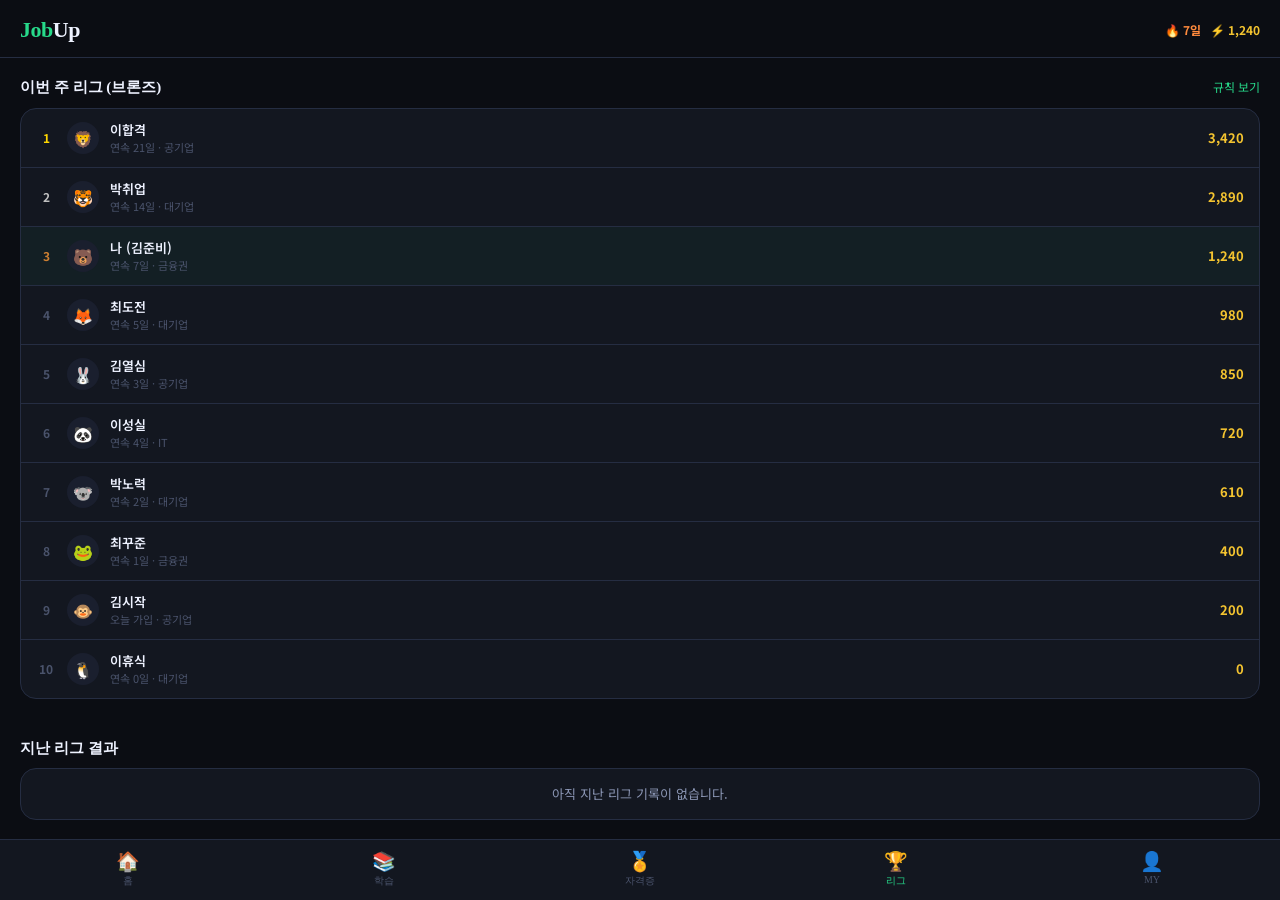
<file: league.html>
<!DOCTYPE html>
<html lang="ko">
<head>
<meta charset="UTF-8">
<meta name="viewport" content="width=device-width, initial-scale=1.0, maximum-scale=1.0, user-scalable=no">
<title>JobUp - League</title>
<link href="https://fonts.googleapis.com/css2?family=Gmarket+Sans:wght@300;500;700&family=Noto+Sans+KR:wght@400;500;700&display=swap" rel="stylesheet">
<link rel="stylesheet" href="css/style.css">
</head>
<body>
<div class="scr on" id="league">
  <div class="top"><div class="logo">Job<b>Up</b></div><div class="top-r"><div class="badge f">🔥 7일</div><div class="badge x">⚡ 1,240</div></div></div>
  <div class="body">
    <div class="sh fu d1"><span class="sh-t">이번 주 리그 (브론즈)</span><a class="sh-m">규칙 보기</a></div>
    <div class="ls fu d1" style="margin-bottom:20px;">
      <div class="lr"><span class="rn2 g">1</span><div class="rav">🦁</div><div class="ri"><div class="rnam">이합격</div><div class="rsub">연속 21일 · 공기업</div></div><span class="rxp">3,420</span></div>
      <div class="lr"><span class="rn2 s">2</span><div class="rav">🐯</div><div class="ri"><div class="rnam">박취업</div><div class="rsub">연속 14일 · 대기업</div></div><span class="rxp">2,890</span></div>
      <div class="lr me"><span class="rn2 b">3</span><div class="rav">🐻</div><div class="ri"><div class="rnam">나 (김준비)</div><div class="rsub">연속 7일 · 금융권</div></div><span class="rxp">1,240</span></div>
      <div class="lr"><span class="rn2">4</span><div class="rav">🦊</div><div class="ri"><div class="rnam">최도전</div><div class="rsub">연속 5일 · 대기업</div></div><span class="rxp">980</span></div>
      <div class="lr"><span class="rn2">5</span><div class="rav">🐰</div><div class="ri"><div class="rnam">김열심</div><div class="rsub">연속 3일 · 공기업</div></div><span class="rxp">850</span></div>
      <div class="lr"><span class="rn2">6</span><div class="rav">🐼</div><div class="ri"><div class="rnam">이성실</div><div class="rsub">연속 4일 · IT</div></div><span class="rxp">720</span></div>
      <div class="lr"><span class="rn2">7</span><div class="rav">🐨</div><div class="ri"><div class="rnam">박노력</div><div class="rsub">연속 2일 · 대기업</div></div><span class="rxp">610</span></div>
      <div class="lr"><span class="rn2">8</span><div class="rav">🐸</div><div class="ri"><div class="rnam">최꾸준</div><div class="rsub">연속 1일 · 금융권</div></div><span class="rxp">400</span></div>
      <div class="lr"><span class="rn2">9</span><div class="rav">🐵</div><div class="ri"><div class="rnam">김시작</div><div class="rsub">오늘 가입 · 공기업</div></div><span class="rxp">200</span></div>
      <div class="lr"><span class="rn2">10</span><div class="rav">🐧</div><div class="ri"><div class="rnam">이휴식</div><div class="rsub">연속 0일 · 대기업</div></div><span class="rxp">0</span></div>
    </div>
    
    <div class="sh fu d2"><span class="sh-t">지난 리그 결과</span></div>
    <div class="fu d2" style="margin:0 20px;background:var(--s1);border:1px solid var(--b1);border-radius:var(--r);padding:15px;text-align:center;">
      <p style="font-size:13px;color:var(--tx2);">아직 지난 리그 기록이 없습니다.</p>
    </div>
  </div>
  <nav class="nav" id="hn">
    <button class="ni" onclick="location.href='index.html'"><span class="nico">🏠</span>홈</button>
    <button class="ni" onclick="location.href='learn.html'"><span class="nico">📚</span>학습</button>
    <button class="ni" onclick="location.href='cert.html'"><span class="nico">🏅</span>자격증</button>
    <button class="ni on" onclick="location.href='league.html'"><span class="nico">🏆</span>리그</button>
    <button class="ni" onclick="location.href='my.html'"><span class="nico">👤</span>MY</button>
  </nav>
</div>
<script src="js/app.js"></script>
</body>
</html>
</file>
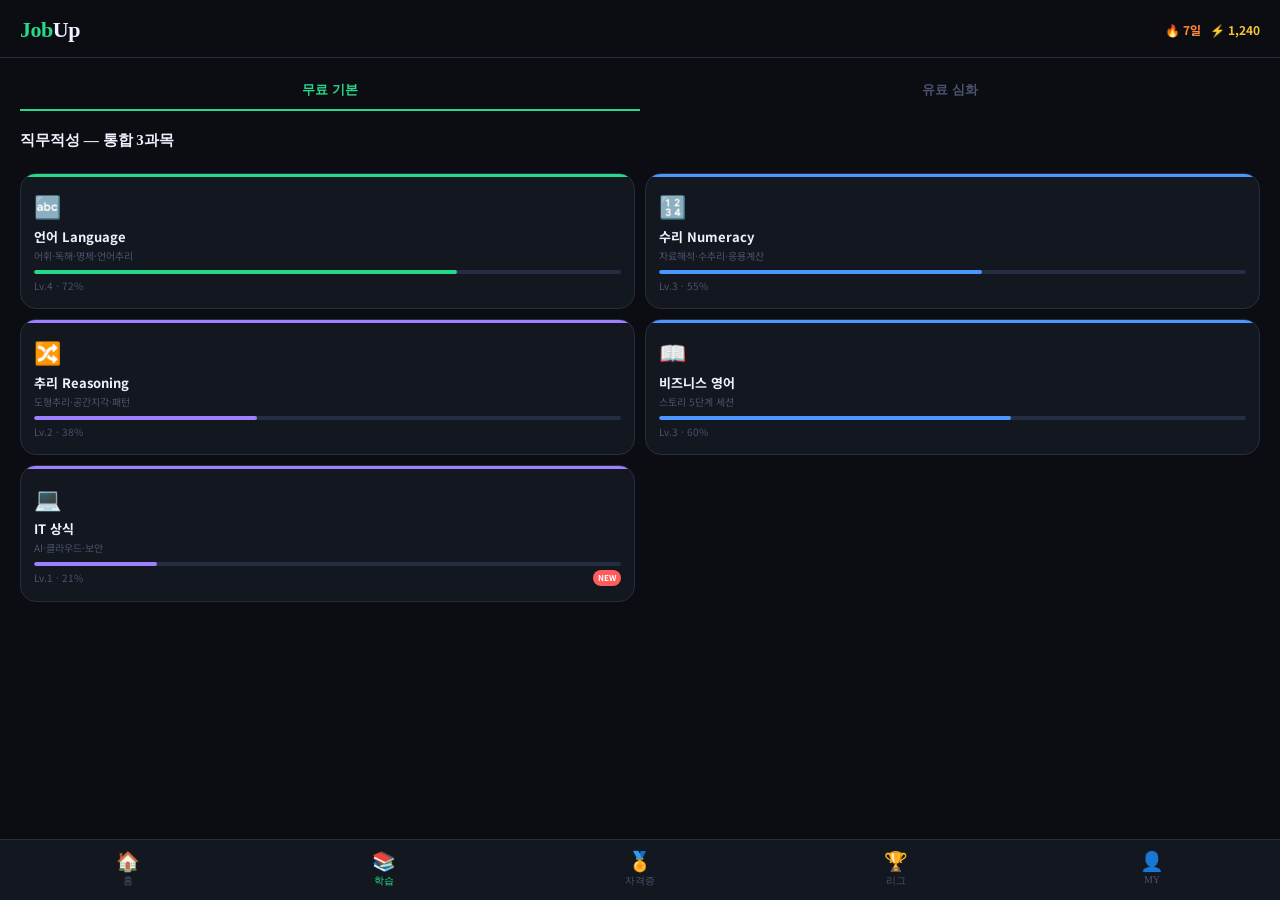
<file: learn.html>
<!DOCTYPE html>
<html lang="ko">
<head>
<meta charset="UTF-8">
<meta name="viewport" content="width=device-width, initial-scale=1.0, maximum-scale=1.0, user-scalable=no">
<title>JobUp</title>
<link href="https://fonts.googleapis.com/css2?family=Gmarket+Sans:wght@300;500;700&family=Noto+Sans+KR:wght@400;500;700&display=swap" rel="stylesheet">
<link rel="stylesheet" href="css/style.css">
</head>
<body>

<div class="scr on" id="learn">
  <div class="top"><div class="logo">Job<b>Up</b></div><div class="top-r"><div class="badge f">🔥 7일</div><div class="badge x">⚡ 1,240</div></div></div>
  <div class="body">
    <div class="ltabs"><div class="lt on" onclick="ltab(this,'free')">무료 기본</div><div class="lt" onclick="ltab(this,'prem')">유료 심화</div></div>
    <div id="freeTab">
      <div class="sh"><span class="sh-t">직무적성 — 통합 3과목</span></div>
      <div class="sg">
        <div class="sb" style="--cc:var(--grn)" onclick="location.href='quiz.html?subj=lan'"><div class="sb-i">🔤</div><div class="sb-n">언어 Language</div><div class="sb-d">어휘·독해·명제·언어추리</div><div class="sb-bw"><div class="sb-bf" style="width:72%"></div></div><div class="sb-ft"><span class="sb-pc">Lv.4 · 72%</span></div></div>
        <div class="sb" style="--cc:var(--blu)" onclick="location.href='quiz.html?subj=num'"><div class="sb-i">🔢</div><div class="sb-n">수리 Numeracy</div><div class="sb-d">자료해석·수추리·응용계산</div><div class="sb-bw"><div class="sb-bf" style="width:55%"></div></div><div class="sb-ft"><span class="sb-pc">Lv.3 · 55%</span></div></div>
        <div class="sb" style="--cc:var(--pur)" onclick="location.href='quiz.html?subj=rea'"><div class="sb-i">🔀</div><div class="sb-n">추리 Reasoning</div><div class="sb-d">도형추리·공간지각·패턴</div><div class="sb-bw"><div class="sb-bf" style="width:38%"></div></div><div class="sb-ft"><span class="sb-pc">Lv.2 · 38%</span></div></div>
        <div class="sb" style="--cc:var(--blu)" onclick="location.href='eng.html'"><div class="sb-i">📖</div><div class="sb-n">비즈니스 영어</div><div class="sb-d">스토리 5단계 세션</div><div class="sb-bw"><div class="sb-bf" style="width:60%"></div></div><div class="sb-ft"><span class="sb-pc">Lv.3 · 60%</span></div></div>
        <div class="sb" style="--cc:var(--pur)" onclick="location.href='quiz.html?subj=rea'"><div class="sb-i">💻</div><div class="sb-n">IT 상식</div><div class="sb-d">AI·클라우드·보안</div><div class="sb-bw"><div class="sb-bf" style="width:21%"></div></div><div class="sb-ft"><span class="sb-pc">Lv.1 · 21%</span><span class="sb-nw">NEW</span></div></div>
      </div>
    </div>
    <div id="premTab" style="display:none">
      <div class="ph" style="margin-top:13px" onclick="alert('구독 후 이용 가능')"><div class="ph-ic">👑</div><div class="ph-inf"><p class="ph-tag">Premium 구독</p><p class="ph-t">전체 심화 + 자격증 무제한</p><p class="ph-s">월 4,900원 · 7일 무료 체험</p></div><span class="ph-ar">›</span></div>
      <div class="sh" style="margin-top:4px"><span class="sh-t">🏛️ 공기업 심화</span></div>
      <div class="sg">
        <div class="sb" style="--cc:var(--grn);opacity:.5"><div class="sb-i">📋</div><div class="sb-n">NCS 유형별 집중</div><div class="sb-d">PSAT형·모듈형</div><div class="sb-bw"><div class="sb-bf" style="width:0%"></div></div><div class="sb-ft"><span class="sb-pc">0%</span><span class="sb-lk">🔒</span></div></div>
        <div class="sb" style="--cc:var(--grn);opacity:.5"><div class="sb-i">📜</div><div class="sb-n">한국사능력검정</div><div class="sb-d">1·2급 기출 집중</div><div class="sb-bw"><div class="sb-bf" style="width:0%"></div></div><div class="sb-ft"><span class="sb-pc">0%</span><span class="sb-lk">🔒</span></div></div>
      </div>
    </div>
  </div>
  <nav class="nav"><button class="ni" onclick="location.href='index.html'"><span class="nico">🏠</span>홈</button><button class="ni on" onclick="location.href='learn.html'"><span class="nico">📚</span>학습</button><button class="ni" onclick="location.href='cert.html'"><span class="nico">🏅</span>자격증</button><button class="ni" onclick="location.href='league.html'"><span class="nico">🏆</span>리그</button><button class="ni" onclick="location.href='my.html'"><span class="nico">👤</span>MY</button></nav>
</div>


<script src="js/app.js"></script>
</body>
</html>
</file>
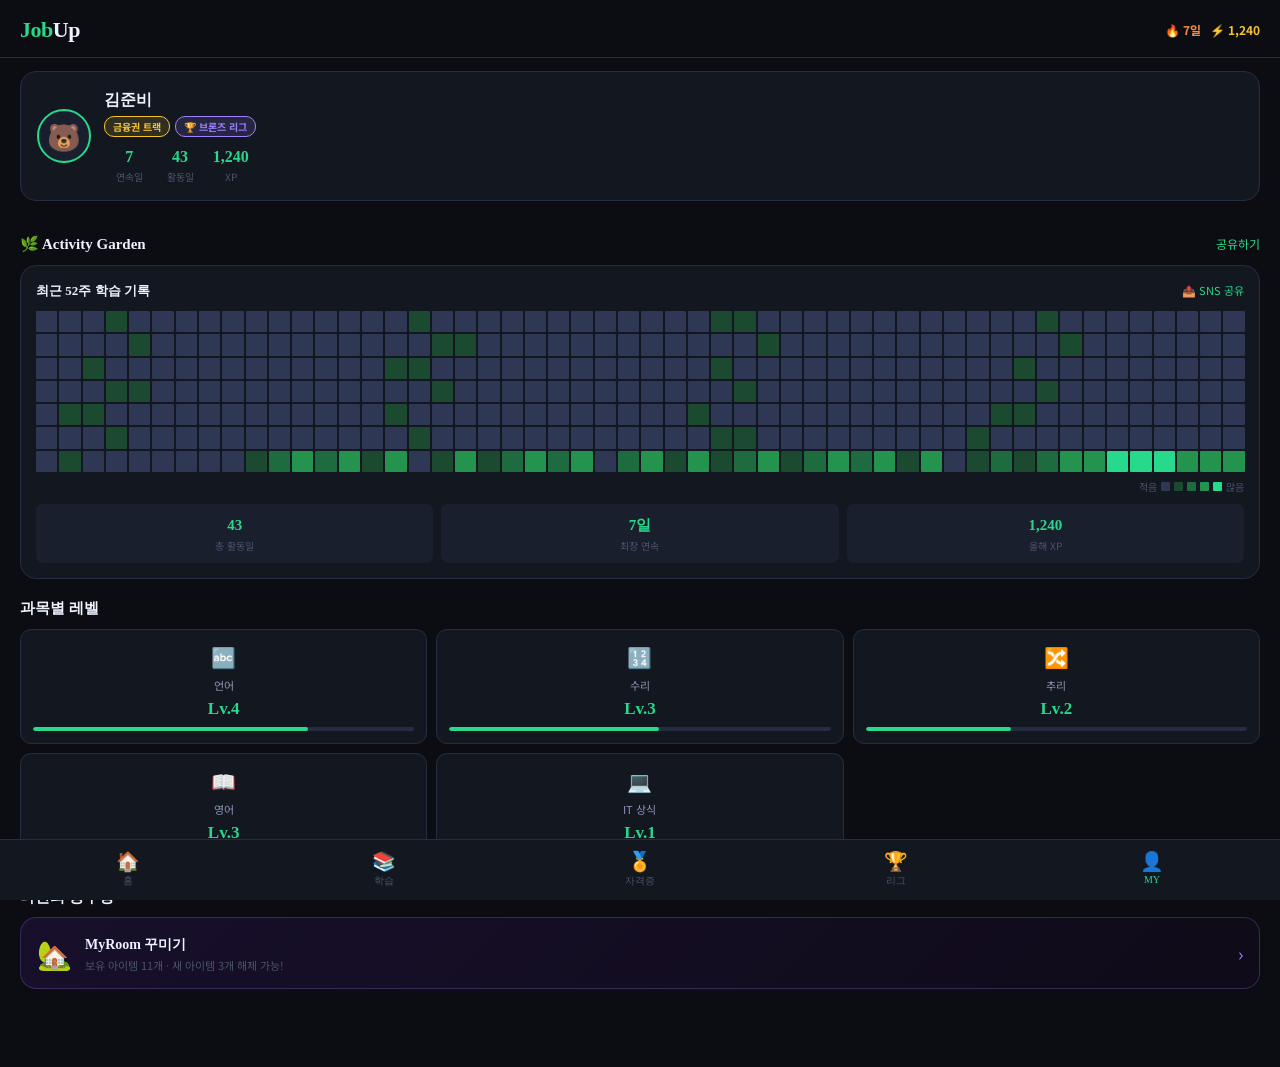
<file: my.html>
<!DOCTYPE html>
<html lang="ko">
<head>
<meta charset="UTF-8">
<meta name="viewport" content="width=device-width, initial-scale=1.0, maximum-scale=1.0, user-scalable=no">
<title>JobUp</title>
<link href="https://fonts.googleapis.com/css2?family=Gmarket+Sans:wght@300;500;700&family=Noto+Sans+KR:wght@400;500;700&display=swap" rel="stylesheet">
<link rel="stylesheet" href="css/style.css">
</head>
<body>

<div class="scr on" id="my">
  <div class="top"><div class="logo">Job<b>Up</b></div><div class="top-r"><div class="badge f">🔥 7일</div><div class="badge x">⚡ 1,240</div></div></div>
  <div class="body">
    <div class="my-prof fu">
      <div class="my-av">🐻</div>
      <div>
        <div class="my-nm">김준비</div>
        <div class="my-bs"><span class="my-b t">금융권 트랙</span><span class="my-b l">🏆 브론즈 리그</span></div>
        <div class="my-row" style="margin-top:8px">
          <div class="my-s"><div class="my-sv">7</div><div class="my-sl">연속일</div></div>
          <div class="my-s"><div class="my-sv">43</div><div class="my-sl">활동일</div></div>
          <div class="my-s"><div class="my-sv">1,240</div><div class="my-sl">XP</div></div>
        </div>
      </div>
    </div>

    <!-- Activity Garden -->
    <div class="sh fu d1" style="margin-top:14px"><span class="sh-t">🌿 Activity Garden</span><a class="sh-m" id="shareBtn" onclick="shareGarden()">공유하기</a></div>
    <div class="garden fu d1">
      <div class="g-head"><span class="g-title">최근 52주 학습 기록</span><span class="g-share" onclick="shareGarden()">📤 SNS 공유</span></div>
      <div class="g-grid" id="gardenGrid"></div>
      <div class="g-legend"><span class="g-ll">적음</span><div class="gc-sm gc l0"></div><div class="gc-sm gc l1"></div><div class="gc-sm gc l2"></div><div class="gc-sm gc l3"></div><div class="gc-sm gc l4"></div><span class="g-ll">많음</span></div>
      <div class="g-stats">
        <div class="gst"><div class="gst-v">43</div><div class="gst-l">총 활동일</div></div>
        <div class="gst"><div class="gst-v">7일</div><div class="gst-l">최장 연속</div></div>
        <div class="gst"><div class="gst-v">1,240</div><div class="gst-l">올해 XP</div></div>
      </div>
    </div>

    <!-- 레벨 -->
    <div class="sh fu d2"><span class="sh-t">과목별 레벨</span></div>
    <div class="lv-grid fu d2">
      <div class="lv"><div class="lv-em">🔤</div><div class="lv-nm">언어</div><div class="lv-num">Lv.4</div><div class="lv-bw"><div class="lv-bf" style="width:72%"></div></div></div>
      <div class="lv"><div class="lv-em">🔢</div><div class="lv-nm">수리</div><div class="lv-num">Lv.3</div><div class="lv-bw"><div class="lv-bf" style="width:55%"></div></div></div>
      <div class="lv"><div class="lv-em">🔀</div><div class="lv-nm">추리</div><div class="lv-num">Lv.2</div><div class="lv-bw"><div class="lv-bf" style="width:38%"></div></div></div>
      <div class="lv"><div class="lv-em">📖</div><div class="lv-nm">영어</div><div class="lv-num">Lv.3</div><div class="lv-bw"><div class="lv-bf" style="width:60%"></div></div></div>
      <div class="lv"><div class="lv-em">💻</div><div class="lv-nm">IT 상식</div><div class="lv-num">Lv.1</div><div class="lv-bw"><div class="lv-bf" style="width:21%"></div></div></div>
    </div>

    <!-- MyRoom 진입 -->
    <div class="sh fu d3"><span class="sh-t">나만의 공부방</span></div>
    <div class="mr-btn fu d3" onclick="location.href='room.html'">
      <div class="mr-em">🏡</div>
      <div class="mr-inf"><div class="mr-t">MyRoom 꾸미기</div><div class="mr-s">보유 아이템 11개 · 새 아이템 3개 해제 가능!</div></div>
      <span class="mr-ar">›</span>
    </div>
  </div>
  <nav class="nav"><button class="ni" onclick="location.href='index.html'"><span class="nico">🏠</span>홈</button><button class="ni" onclick="location.href='learn.html'"><span class="nico">📚</span>학습</button><button class="ni" onclick="location.href='cert.html'"><span class="nico">🏅</span>자격증</button><button class="ni" onclick="location.href='league.html'"><span class="nico">🏆</span>리그</button><button class="ni on" onclick="location.href='None.html'"><span class="nico">👤</span>MY</button></nav>
</div>

<div class="g-tip" id="gTip"></div><div class="unlock-toast" id="uToast"></div>
<script src="js/app.js"></script>
</body>
</html>
</file>
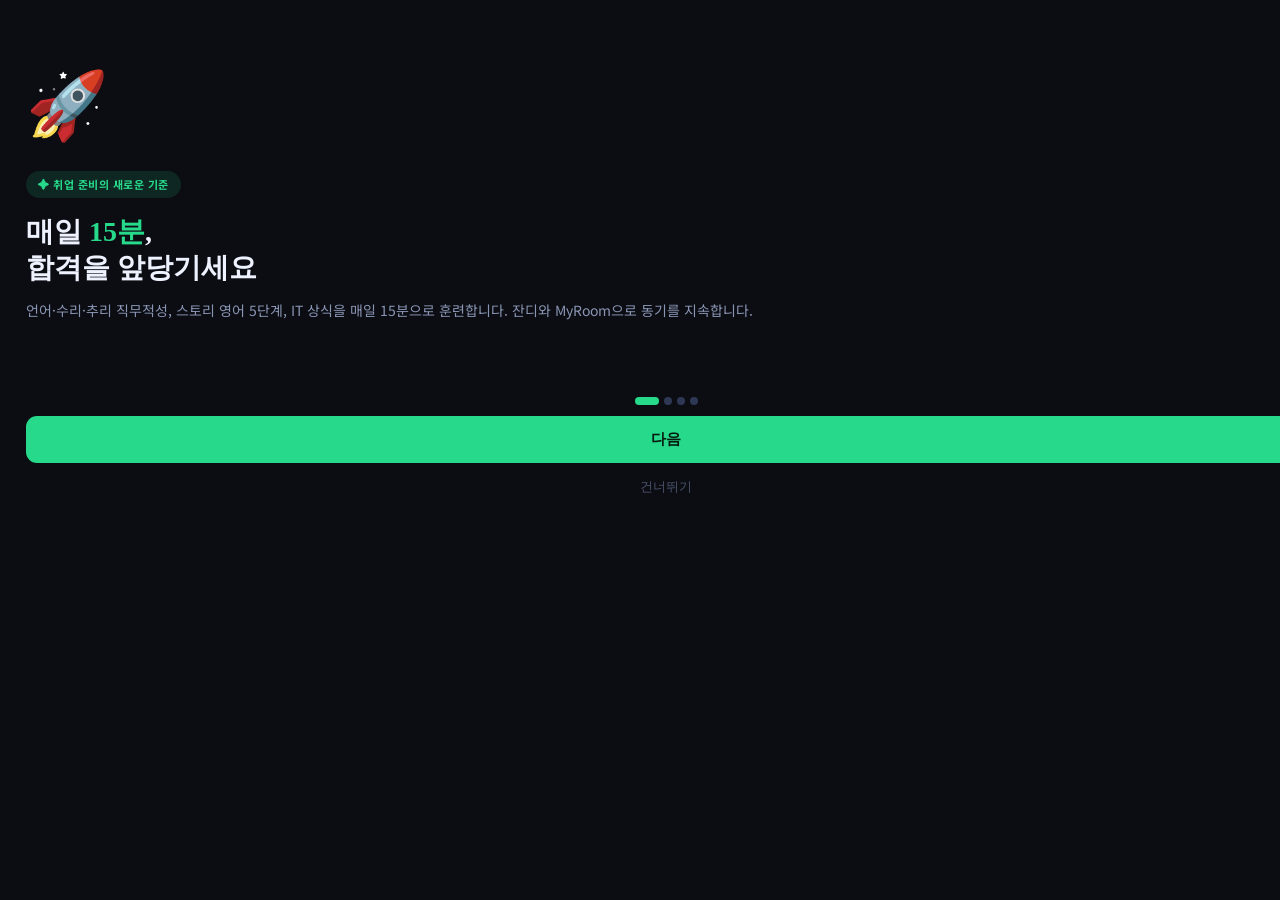
<file: onboarding.html>
<!DOCTYPE html>
<html lang="ko">
<head>
<meta charset="UTF-8">
<meta name="viewport" content="width=device-width, initial-scale=1.0, maximum-scale=1.0, user-scalable=no">
<title>JobUp</title>
<link href="https://fonts.googleapis.com/css2?family=Gmarket+Sans:wght@300;500;700&family=Noto+Sans+KR:wght@400;500;700&display=swap" rel="stylesheet">
<link rel="stylesheet" href="css/style.css">
</head>
<body>

<div class="scr on" id="ob">
<div class="body" style="padding-bottom:0">
<div class="ob-wrap">
  <div id="ob-slides" class="ob-slides">
    <div class="ob-sl">
      <span class="ob-em">🚀</span>
      <div class="ob-kw">✦ 취업 준비의 새로운 기준</div>
      <h1 class="ob-h">매일 <span class="hl">15분</span>,<br>합격을 앞당기세요</h1>
      <p class="ob-p">언어·수리·추리 직무적성, 스토리 영어 5단계, IT 상식을 매일 15분으로 훈련합니다. 잔디와 MyRoom으로 동기를 지속합니다.</p>
      <div class="ob-bot">
        <div class="ob-dots"><div class="dot on"></div><div class="dot"></div><div class="dot"></div><div class="dot"></div></div>
        <button class="ob-btn" onclick="nextOb()">다음</button>
        <button class="ob-skip" onclick="location.href='index.html'">건너뛰기</button>
      </div>
    </div>
    <div class="ob-sl">
      <span class="ob-em">🎯</span>
      <div class="ob-kw">✦ 3가지 취업 트랙</div>
      <h1 class="ob-h">목표에 맞는<br><span class="hl">맞춤 심화 트랙</span></h1>
      <p class="ob-p">공기업·대기업·금융권 중 목표를 선택하면 맞춤형 심화 커리큘럼을 제공합니다.</p>
      <div class="ob-pills">
        <span class="pill g">🏛️ 공기업 트랙</span>
        <span class="pill b">🏢 대기업 트랙</span>
        <span class="pill d">💳 금융권 트랙</span>
      </div>
      <div class="ob-bot">
        <div class="ob-dots"><div class="dot"></div><div class="dot on"></div><div class="dot"></div><div class="dot"></div></div>
        <button class="ob-btn" onclick="nextOb()">다음</button>
        <button class="ob-skip" onclick="location.href='index.html'">건너뛰기</button>
      </div>
    </div>
    <div class="ob-sl">
      <span class="ob-em">🌿</span>
      <div class="ob-kw">✦ GitHub 잔디 차용</div>
      <h1 class="ob-h">매일의 학습이<br><span class="hl">잔디로 남는다</span></h1>
      <p class="ob-p">하루도 빠짐없이 학습하면 초록 잔디가 가득 찹니다. 1년 뒤 나의 노력을 눈으로 확인하세요. SNS 공유로 취준 동료들과 함께합니다.</p>
      <div class="ob-bot">
        <div class="ob-dots"><div class="dot"></div><div class="dot"></div><div class="dot on"></div><div class="dot"></div></div>
        <button class="ob-btn" onclick="nextOb()">다음</button>
        <button class="ob-skip" onclick="location.href='index.html'">건너뛰기</button>
      </div>
    </div>
    <div class="ob-sl">
      <span class="ob-em">🏡</span>
      <div class="ob-kw">✦ 싸이월드 MyRoom 차용</div>
      <h1 class="ob-h">레벨업하면<br><span class="hl">내 방을 꾸민다</span></h1>
      <p class="ob-p">학습 성취에 따라 가상 공부방 아이템이 잠금 해제됩니다. 합격 증서 액자, 금빛 트로피가 기다립니다.</p>
      <div class="ob-bot">
        <div class="ob-dots"><div class="dot"></div><div class="dot"></div><div class="dot"></div><div class="dot on"></div></div>
        <button class="ob-btn" onclick="location.href='index.html'">학습 시작하기 →</button>
      </div>
    </div>
  </div>
</div>
</div>
</div>


<script src="js/app.js"></script>
</body>
</html>
</file>
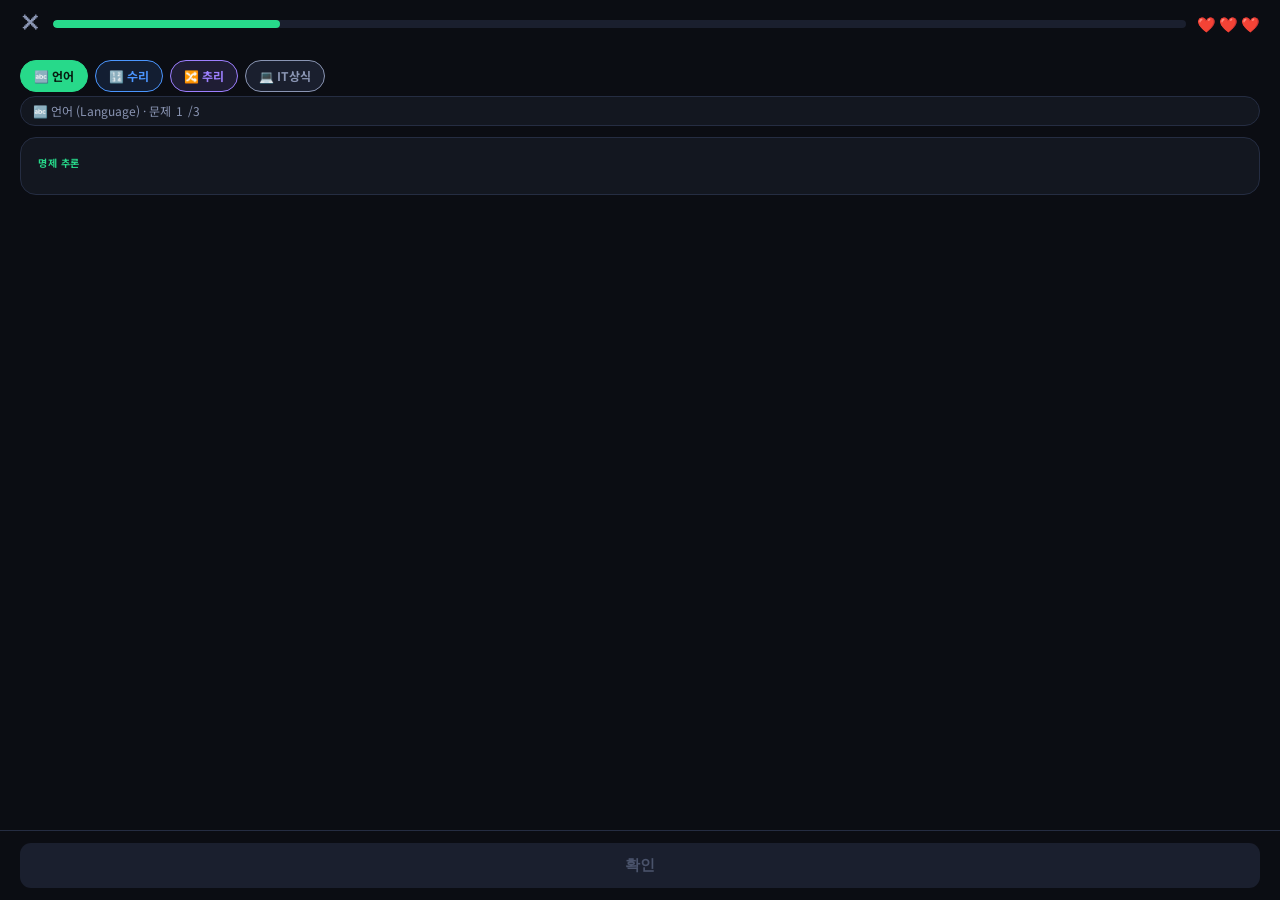
<file: quiz.html>
<!DOCTYPE html>
<html lang="ko">
<head>
<meta charset="UTF-8">
<meta name="viewport" content="width=device-width, initial-scale=1.0, maximum-scale=1.0, user-scalable=no">
<title>JobUp</title>
<link href="https://fonts.googleapis.com/css2?family=Gmarket+Sans:wght@300;500;700&family=Noto+Sans+KR:wght@400;500;700&display=swap" rel="stylesheet">
<link rel="stylesheet" href="css/style.css">
</head>
<body>

<div class="scr on" id="quiz">
  <div class="q-top">
    <button class="qcl" onclick="location.href='index.html'">✕</button>
    <div class="qpw"><div class="qpf lan" id="qpf" style="width:20%"></div></div>
    <div class="q-hearts"><span class="ht" id="h1">❤️</span><span class="ht" id="h2">❤️</span><span class="ht" id="h3">❤️</span></div>
  </div>
  <!-- 과목 탭 -->
  <div class="q-subj-tabs" id="qSTabs">
    <div class="q-stab lan on" onclick="pickSubj('lan')">🔤 언어</div>
    <div class="q-stab num" onclick="pickSubj('num')">🔢 수리</div>
    <div class="q-stab rea" onclick="pickSubj('rea')">🔀 추리</div>
    <div class="q-stab it" onclick="pickSubj('it')">💻 IT상식</div>
  </div>
  <div class="q-badge" id="qBadge">🔤 언어 (Language) · 문제 <span id="qN">1</span>/3</div>
  <div class="q-card"><div class="q-type lan" id="qType">명제 추론</div><p class="q-text" id="qTxt"></p></div>
  <div class="q-pass" id="qPass" style="display:none"></div>
  <div class="q-opts" id="qOpts"></div>
  <div class="rbanner" id="rb"><p class="rb-t" id="rb-t"></p><p class="rb-b" id="rb-b"></p></div>
  <div class="q-foot"><button class="qsub lan" id="qsub" disabled onclick="submitQ()">확인</button></div>
</div>

<div class="g-tip" id="gTip"></div><div class="unlock-toast" id="uToast"></div>
<script src="js/app.js"></script>
</body>
</html>
</file>
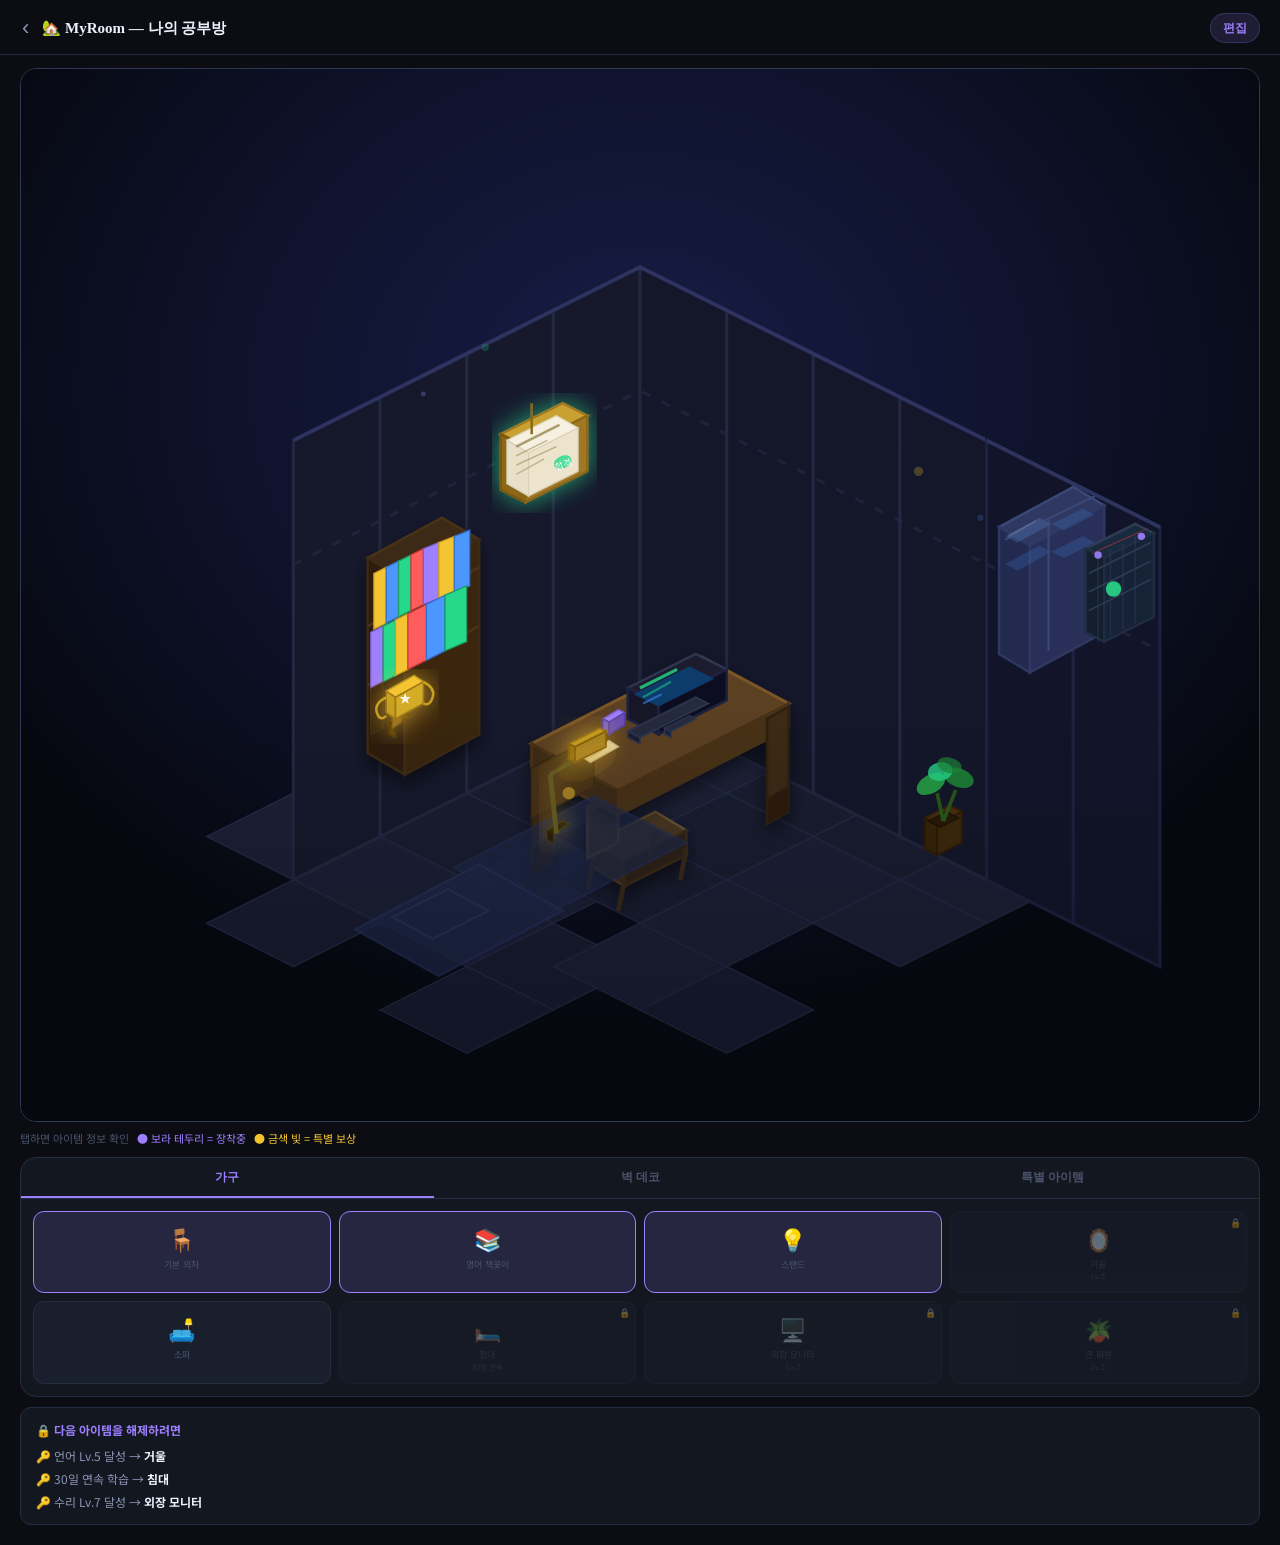
<file: room.html>
<!DOCTYPE html>
<html lang="ko">
<head>
<meta charset="UTF-8">
<meta name="viewport" content="width=device-width, initial-scale=1.0, maximum-scale=1.0, user-scalable=no">
<title>JobUp</title>
<link href="https://fonts.googleapis.com/css2?family=Gmarket+Sans:wght@300;500;700&family=Noto+Sans+KR:wght@400;500;700&display=swap" rel="stylesheet">
<link rel="stylesheet" href="css/style.css">
</head>
<body>

<div class="scr on" id="room">
  <div class="room-top">
    <button class="room-bk" onclick="location.href='my.html'">‹</button>
    <span class="room-t">🏡 MyRoom — 나의 공부방</span>
    <span class="room-eb" onclick="toast('아이템 서랍에서 원하는 아이템을 탭해 배치하세요!')">편집</span>
  </div>
  <div class="body" style="padding-bottom:20px">

    <!-- 아이소메트릭 공부방 -->
    <div class="iso-wrap">
      <!-- tooltip -->
      <div class="iso-tip" id="isoTip"></div>

      <svg id="isoSvg" viewBox="0 0 400 340" xmlns="http://www.w3.org/2000/svg" xmlns:xlink="http://www.w3.org/1999/xlink">
        <defs>
          <!-- 앰비언트 그라디언트 -->
          <radialGradient id="ambience" cx="50%" cy="30%" r="60%">
            <stop offset="0%" stop-color="#1a2050" stop-opacity=".8"/>
            <stop offset="100%" stop-color="#060810" stop-opacity="1"/>
          </radialGradient>
          <!-- 그림자 필터 -->
          <filter id="shadow" x="-10%" y="-10%" width="120%" height="130%">
            <feDropShadow dx="0" dy="3" stdDeviation="3" flood-color="#000" flood-opacity=".5"/>
          </filter>
          <filter id="glowG">
            <feDropShadow dx="0" dy="0" stdDeviation="4" flood-color="#27D98A" flood-opacity=".7"/>
          </filter>
          <filter id="glowP">
            <feDropShadow dx="0" dy="0" stdDeviation="4" flood-color="#9D7FFF" flood-opacity=".7"/>
          </filter>
          <filter id="glowY">
            <feDropShadow dx="0" dy="0" stdDeviation="4" flood-color="#F4C430" flood-opacity=".7"/>
          </filter>
        </defs>

        <!-- ── 배경 ── -->
        <rect width="400" height="340" fill="url(#ambience)"/>

        <!-- ══ 방 구조 (아이소메트릭) ══
             좌표계: 아이소메트릭 변환
             isoX(x,y) = cx + (x-y)*tw/2
             isoY(x,y) = cy + (x+y)*th/2 - z*hz
             tw=56, th=28, hz=24, cx=200, cy=220
        -->

        <!-- ── 바닥 타일 (6×6 그리드) ── -->
        <!-- 메인 바닥 - 체크무늬 스타일 -->
        <g opacity=".95">
          <!-- row y=0 -->
          <polygon points="200,192 228,206 200,220 172,206" fill="#1a1e32" stroke="#252a45" stroke-width=".5"/>
          <polygon points="228,206 256,220 228,234 200,220" fill="#1e2238" stroke="#252a45" stroke-width=".5"/>
          <polygon points="256,220 284,234 256,248 228,234" fill="#1a1e32" stroke="#252a45" stroke-width=".5"/>
          <polygon points="144,206 172,220 144,234 116,220" fill="#1e2238" stroke="#252a45" stroke-width=".5"/>
          <polygon points="172,220 200,234 172,248 144,234" fill="#1a1e32" stroke="#252a45" stroke-width=".5"/>
          <!-- row y=1 -->
          <polygon points="200,220 228,234 200,248 172,234" fill="#1e2238" stroke="#252a45" stroke-width=".5"/>
          <polygon points="228,234 256,248 228,262 200,248" fill="#1a1e32" stroke="#252a45" stroke-width=".5"/>
          <polygon points="256,248 284,262 256,276 228,262" fill="#1e2238" stroke="#252a45" stroke-width=".5"/>
          <polygon points="144,234 172,248 144,262 116,248" fill="#1a1e32" stroke="#252a45" stroke-width=".5"/>
          <polygon points="172,248 200,262 172,276 144,262" fill="#1e2238" stroke="#252a45" stroke-width=".5"/>
          <!-- row y=2 -->
          <polygon points="200,248 228,262 200,276 172,262" fill="#1a1e32" stroke="#252a45" stroke-width=".5"/>
          <polygon points="228,262 256,276 228,290 200,276" fill="#1e2238" stroke="#252a45" stroke-width=".5"/>
          <polygon points="144,262 172,276 144,290 116,276" fill="#1e2238" stroke="#252a45" stroke-width=".5"/>
          <polygon points="172,276 200,290 172,304 144,290" fill="#1a1e32" stroke="#252a45" stroke-width=".5"/>
          <!-- 연장 타일 -->
          <polygon points="284,234 312,248 284,262 256,248" fill="#1a1e32" stroke="#252a45" stroke-width=".5"/>
          <polygon points="116,220 144,234 116,248 88,234" fill="#1a1e32" stroke="#252a45" stroke-width=".5"/>
          <polygon points="88,234 116,248 88,262 60,248" fill="#1e2238" stroke="#252a45" stroke-width=".5"/>
          <polygon points="116,248 144,262 116,276 88,262" fill="#1e2238" stroke="#252a45" stroke-width=".5"/>
          <polygon points="88,262 116,276 88,290 60,276" fill="#1a1e32" stroke="#252a45" stroke-width=".5"/>
          <polygon points="284,262 312,276 284,290 256,276" fill="#1e2238" stroke="#252a45" stroke-width=".5"/>
          <polygon points="312,248 340,262 312,276 284,262" fill="#1e2238" stroke="#252a45" stroke-width=".5"/>
          <!-- 바닥 베이스 확장 -->
          <polygon points="200,276 228,290 200,304 172,290" fill="#1e2238" stroke="#252a45" stroke-width=".5"/>
          <polygon points="228,290 256,304 228,318 200,304" fill="#1a1e32" stroke="#252a45" stroke-width=".5"/>
          <polygon points="144,290 172,304 144,318 116,304" fill="#1a1e32" stroke="#252a45" stroke-width=".5"/>
        </g>

        <!-- ── 왼쪽 벽 (x=0 평면) ── -->
        <polygon points="88,120 116,106 116,248 88,262" fill="#16192c" stroke="#232740" stroke-width="1"/>
        <polygon points="116,106 144,92 144,234 116,248" fill="#16192c" stroke="#232740" stroke-width="1"/>
        <polygon points="144,92 172,78 172,220 144,234" fill="#16192c" stroke="#232740" stroke-width="1"/>
        <polygon points="172,78 200,64 200,206 172,220" fill="#16192c" stroke="#232740" stroke-width="1"/>
        <polygon points="200,64 228,78 228,220 200,206" fill="#14172a" stroke="#232740" stroke-width="1"/>
        <polygon points="228,78 256,92 256,234 228,220" fill="#14172a" stroke="#232740" stroke-width="1"/>
        <polygon points="256,92 284,106 284,248 256,234" fill="#14172a" stroke="#232740" stroke-width="1"/>
        <polygon points="284,106 312,120 312,262 284,248" fill="#14172a" stroke="#232740" stroke-width="1"/>
        <!-- 왼쪽 벽 상단 테두리 (밝은 선) -->
        <polyline points="88,120 116,106 144,92 172,78 200,64 228,78 256,92 284,106 312,120" fill="none" stroke="#2e3460" stroke-width="1.2"/>

        <!-- ── 오른쪽 벽 (y=0 평면) ── -->
        <polygon points="312,120 340,134 340,276 312,262" fill="#12152a" stroke="#1e2240" stroke-width="1"/>
        <polygon points="340,134 368,148 368,290 340,276" fill="#12152a" stroke="#1e2240" stroke-width="1"/>
        <!-- 오른쪽 벽 상단 테두리 -->
        <polyline points="312,120 340,134 368,148" fill="none" stroke="#2e3460" stroke-width="1.2"/>

        <!-- ── 벽 몰딩 (장식 줄) ── -->
        <polyline points="88,160 116,146 144,132 172,118 200,104 228,118 256,132 284,146 312,160" fill="none" stroke="#252a45" stroke-width="1" stroke-dasharray="3,4" opacity=".6"/>
        <polyline points="312,160 340,174 368,188" fill="none" stroke="#252a45" stroke-width="1" stroke-dasharray="3,4" opacity=".6"/>

        <!-- ══ 아이템들 (앞에서 뒤 순서로 z-order) ══ -->

        <!-- ── 책상 + 의자 (앞쪽 중앙) ── -->
        <!-- 의자 다리 -->
        <g id="chair" class="iso-item" onclick="isoTip(event,'기본 의자 🪑','신규 가입 기본 아이템')" filter="url(#shadow)">
          <!-- 의자 좌석 면 -->
          <polygon points="185,250 205,240 215,246 195,256" fill="#4a3820" stroke="#6b5230" stroke-width=".8"/>
          <polygon points="185,250 185,258 195,264 195,256" fill="#3a2c18" stroke="#4a3820" stroke-width=".8"/>
          <polygon points="195,256 215,246 215,254 195,264" fill="#2e2213" stroke="#3a2c18" stroke-width=".8"/>
          <!-- 등받이 -->
          <polygon points="183,238 193,233 193,250 183,255" fill="#4a3820" stroke="#6b5230" stroke-width=".8"/>
          <polygon points="183,238 193,233 195,234 185,239" fill="#5c4828" stroke="#6b5230" stroke-width=".8"/>
          <!-- 다리 -->
          <line x1="185" y1="255" x2="183" y2="265" stroke="#3a2c18" stroke-width="1.5"/>
          <line x1="195" y1="262" x2="193" y2="272" stroke="#3a2c18" stroke-width="1.5"/>
          <line x1="215" y1="252" x2="213" y2="262" stroke="#3a2c18" stroke-width="1.5"/>
          <line x1="205" y1="246" x2="203" y2="256" stroke="#3a2c18" stroke-width="1.5"/>
        </g>

        <!-- 책상 본체 -->
        <g id="desk" class="iso-item" onclick="isoTip(event,'책상 🖥️','신규 가입 기본 아이템 — 모니터·노트북 위에 놓여 있어요')" filter="url(#shadow)">
          <!-- 상판 top -->
          <polygon points="165,218 220,190 248,205 193,233" fill="#5c4020" stroke="#7a5528" stroke-width="1"/>
          <!-- 상판 left side -->
          <polygon points="165,218 193,233 193,241 165,226" fill="#3d2a12" stroke="#4a3318" stroke-width="1"/>
          <!-- 상판 right side -->
          <polygon points="193,233 248,205 248,213 193,241" fill="#4a3318" stroke="#4a3318" stroke-width="1"/>
          <!-- 왼쪽 다리 -->
          <polygon points="165,226 172,222 172,248 165,252" fill="#3d2a12" stroke="#2e2010" stroke-width=".8"/>
          <polygon points="165,252 172,248 172,256 165,260" fill="#2e1f0e" stroke="#2e2010" stroke-width=".8"/>
          <!-- 오른쪽 다리 -->
          <polygon points="241,210 248,206 248,232 241,236" fill="#3d2a12" stroke="#2e2010" stroke-width=".8"/>
          <polygon points="241,236 248,232 248,240 241,244" fill="#2e1f0e" stroke="#2e2010" stroke-width=".8"/>
          <!-- 서랍 (왼쪽) -->
          <polygon points="165,226 185,216 185,232 165,242" fill="#4a3215" stroke="#3d2a12" stroke-width=".5"/>
          <circle cx="177" cy="234" r="2" fill="#c9a030" opacity=".7"/>
          <!-- 모니터 -->
          <polygon points="196,200 218,189 228,194 206,205" fill="#1a1e2e" stroke="#2e3650" stroke-width=".8"/>
          <polygon points="196,200 206,205 206,215 196,210" fill="#141828" stroke="#1e2240" stroke-width=".8"/>
          <polygon points="206,205 228,194 228,204 206,215" fill="#0d1020" stroke="#1e2240" stroke-width=".8"/>
          <!-- 모니터 화면 -->
          <polygon points="198,202 216,193 224,197 206,206" fill="#0a3a6a"/>
          <!-- 화면 안 초록 텍스트 줄 (JobUp) -->
          <line x1="200" y1="200" x2="212" y2="194" stroke="#27D98A" stroke-width="1" opacity=".8"/>
          <line x1="201" y1="203" x2="210" y2="198" stroke="#27D98A" stroke-width=".7" opacity=".5"/>
          <line x1="201" y1="205" x2="207" y2="202" stroke="#4B96FF" stroke-width=".7" opacity=".5"/>
          <!-- 모니터 받침 -->
          <polygon points="208,213 216,209 218,210 210,214" fill="#252a3e" stroke="#2e3450" stroke-width=".5"/>
          <polygon points="208,213 210,214 210,216 208,215" fill="#1e2238" stroke="#2e3450" stroke-width=".5"/>
          <!-- 키보드 -->
          <polygon points="196,214 218,203 222,205 200,216" fill="#252a3e" stroke="#2e3450" stroke-width=".6"/>
          <polygon points="196,214 200,216 200,218 196,216" fill="#1a1e32" stroke="#2e3450" stroke-width=".5"/>
          <!-- 머그컵 -->
          <polygon points="188,210 193,207 195,208 190,211" fill="#9D7FFF" stroke="#7a5fcc" stroke-width=".5"/>
          <polygon points="188,210 190,211 190,215 188,214" fill="#7a5fcc" stroke="#5a40aa" stroke-width=".5"/>
          <polygon points="190,211 195,208 195,212 190,215" fill="#6a50b8" stroke="#5a40aa" stroke-width=".5"/>
          <!-- 노트 -->
          <polygon points="181,222 190,217 193,219 184,224" fill="#f4e8c0" stroke="#d4c890" stroke-width=".5" opacity=".9"/>
          <line x1="183" y1="222" x2="189" y2="219" stroke="#aaa080" stroke-width=".5" opacity=".6"/>
          <line x1="183" y1="223" x2="188" y2="220" stroke="#aaa080" stroke-width=".5" opacity=".4"/>
        </g>

        
        <!-- ── 소파 ── -->
        <g id="sofa" class="iso-item" style="display:none" onclick="isoTip(event,'소파 🛋️','휴식을 위한 소파')" filter="url(#shadow)">
          <polygon points="120,250 140,240 155,250 135,260" fill="#cc4444" stroke="#aa3333" stroke-width="1"/>
          <polygon points="120,250 120,265 135,275 135,260" fill="#aa3333" stroke="#882222" stroke-width="1"/>
          <polygon points="135,260 155,250 155,265 135,275" fill="#882222" stroke="#aa3333" stroke-width="1"/>
        </g>

        <!-- ── 바닥 매트 ── -->
        <polygon points="140,258 185,235 215,250 170,273" fill="#1e2848" stroke="#252d52" stroke-width=".8" opacity=".7"/>

        <!-- ── 책꽂이 (왼쪽 벽면 붙음) ── -->
        <g id="bookshelf" class="iso-item" onclick="isoTip(event,'영어 원서 책꽂이 📚','영어 세션 30회 완주 보상')" filter="url(#shadow)">
          <!-- 본체 케이스 top -->
          <polygon points="112,158 136,145 148,152 124,165" fill="#3d2a12" stroke="#4a3318" stroke-width=".8"/>
          <!-- left -->
          <polygon points="112,158 124,165 124,228 112,221" fill="#2e1f0e" stroke="#3d2a12" stroke-width=".8"/>
          <!-- right -->
          <polygon points="124,165 148,152 148,215 124,228" fill="#3a2610" stroke="#3d2a12" stroke-width=".8"/>
          <!-- 선반 구분선들 -->
          <line x1="112" y1="180" x2="148" y2="161" stroke="#4a3318" stroke-width=".8"/>
          <line x1="124" y1="186" x2="124" y2="228" stroke="#4a3318" stroke-width=".5" opacity=".4"/>
          <line x1="112" y1="199" x2="148" y2="180" stroke="#4a3318" stroke-width=".8"/>
          <!-- 1단 책들 -->
          <polygon points="114,163 118,161 118,179 114,181" fill="#F4C430" stroke="#c8a020" stroke-width=".4"/>
          <polygon points="118,161 122,159 122,177 118,179" fill="#4B96FF" stroke="#3070cc" stroke-width=".4"/>
          <polygon points="122,159 126,157 126,175 122,177" fill="#27D98A" stroke="#1a9a60" stroke-width=".4"/>
          <polygon points="126,157 130,155 130,173 126,175" fill="#FF5C5C" stroke="#cc3838" stroke-width=".4"/>
          <polygon points="130,155 135,153 135,171 130,173" fill="#9D7FFF" stroke="#7a5fcc" stroke-width=".4"/>
          <polygon points="135,153 140,151 140,169 135,171" fill="#F4C430" stroke="#c8a020" stroke-width=".4"/>
          <polygon points="140,151 145,149 145,167 140,169" fill="#4B96FF" stroke="#3070cc" stroke-width=".4"/>
          <!-- 2단 책들 -->
          <polygon points="113,182 117,180 117,198 113,200" fill="#9D7FFF" stroke="#7a5fcc" stroke-width=".4"/>
          <polygon points="117,180 121,178 121,196 117,198" fill="#27D98A" stroke="#1a9a60" stroke-width=".4"/>
          <polygon points="121,178 125,176 125,194 121,196" fill="#F4C430" stroke="#c8a020" stroke-width=".4"/>
          <polygon points="125,176 131,173 131,191 125,194" fill="#FF5C5C" stroke="#cc3838" stroke-width=".4"/>
          <polygon points="131,173 137,170 137,188 131,191" fill="#4B96FF" stroke="#3070cc" stroke-width=".4"/>
          <polygon points="137,170 144,167 144,185 137,188" fill="#27D98A" stroke="#1a9a60" stroke-width=".4"/>
          <!-- 3단: 트로피 놓인 선반 -->
          <polygon points="113,200 117,198 117,213 113,215" fill="#3d2a12" stroke="#4a3318" stroke-width=".4" opacity=".5"/>
        </g>

        <!-- ── 합격 증서 액자 (왼쪽 벽에 걸림) ── -->
        <g id="cert" class="iso-item" onclick="isoTip(event,'합격 증서 액자 📜','재경관리사 완성 보상 — 자격증명이 새겨집니다')" filter="url(#glowG)">
          <!-- 액자 테두리 -->
          <polygon points="155,118 175,108 183,112 163,122" fill="#c9a030" stroke="#a07820" stroke-width=".8"/>
          <polygon points="155,118 163,122 163,140 155,136" fill="#8c6818" stroke="#7a5810" stroke-width=".8"/>
          <polygon points="163,122 183,112 183,130 163,140" fill="#a07820" stroke="#8c6818" stroke-width=".8"/>
          <!-- 증서 내용 (종이색) -->
          <polygon points="157,120 173,112 180,116 164,124" fill="#f5f0e0" stroke="#e0d8c0" stroke-width=".4"/>
          <polygon points="157,120 164,124 164,138 157,134" fill="#e8e0c8" stroke="#d8d0b8" stroke-width=".4"/>
          <polygon points="164,124 180,116 180,130 164,138" fill="#ece4cc" stroke="#d8d0b8" stroke-width=".4"/>
          <!-- 증서 텍스트 라인들 -->
          <line x1="160" y1="122" x2="174" y2="115" stroke="#8c7840" stroke-width=".8" opacity=".7"/>
          <line x1="160" y1="125" x2="170" y2="120" stroke="#8c7840" stroke-width=".5" opacity=".5"/>
          <line x1="160" y1="128" x2="173" y2="122" stroke="#8c7840" stroke-width=".5" opacity=".5"/>
          <line x1="160" y1="131" x2="169" y2="126" stroke="#8c7840" stroke-width=".5" opacity=".4"/>
          <!-- 도장 (초록 원) -->
          <ellipse cx="175" cy="127" rx="3" ry="2" fill="#27D98A" opacity=".8" transform="rotate(-25,175,127)"/>
          <text x="175" y="129" font-size="3" fill="#fff" text-anchor="middle" opacity=".9" transform="rotate(-25,175,127)">합격</text>
          <!-- 걸이 끈 -->
          <line x1="165" y1="108" x2="165" y2="118" stroke="#8c6818" stroke-width=".8"/>
        </g>

        <!-- ── 창문 (오른쪽 벽) ── -->
        <g id="window" class="iso-item" onclick="isoTip(event,'창문 🪟','신규 가입 기본 아이템')">
          <!-- 창틀 -->
          <polygon points="316,148 340,135 350,141 326,154" fill="#2e3860" stroke="#3a4878" stroke-width=".8"/>
          <polygon points="316,148 326,154 326,195 316,189" fill="#222a50" stroke="#2e3860" stroke-width=".8"/>
          <polygon points="326,154 350,141 350,182 326,195" fill="#28305a" stroke="#2e3860" stroke-width=".8"/>
          <!-- 창 유리 (4분할) -->
          <polygon points="318,151 329,145 333,147 322,153" fill="#4B96FF" opacity=".18"/>
          <polygon points="333,147 343,142 347,144 337,149" fill="#4B96FF" opacity=".18"/>
          <polygon points="318,160 329,154 333,156 322,162" fill="#4B96FF" opacity=".18"/>
          <polygon points="333,156 343,151 347,153 337,158" fill="#4B96FF" opacity=".18"/>
          <!-- 창 가로 세로 프레임 -->
          <line x1="318" y1="152" x2="347" y2="138" stroke="#3a4878" stroke-width=".7"/>
          <line x1="332" y1="145" x2="332" y2="188" stroke="#3a4878" stroke-width=".7"/>
          <!-- 창밖 빛 효과 -->
          <polygon points="318,151 329,145 333,147 322,153" fill="#fff" opacity=".04"/>
          <!-- 빛 반사 -->
          <line x1="319" y1="151" x2="328" y2="146" stroke="#fff" stroke-width=".5" opacity=".15"/>
        </g>

        <!-- ── 달력 (오른쪽 벽) ── -->
        <g id="calendar" class="iso-item" onclick="isoTip(event,'큰 달력 🗓️','30일 스트릭 달성 보상')">
          <!-- 달력 프레임 -->
          <polygon points="344,155 360,147 366,150 350,158" fill="#1a2a3e" stroke="#2e3d55" stroke-width=".8"/>
          <polygon points="344,155 350,158 350,185 344,182" fill="#131e2e" stroke="#1e2d42" stroke-width=".8"/>
          <polygon points="350,158 366,150 366,177 350,185" fill="#162236" stroke="#1e2d42" stroke-width=".8"/>
          <!-- 달력 헤더 (빨간) -->
          <polygon points="345,157 349,155 365,148 361,150" fill="#cc3838" opacity=".8"/>
          <!-- 달력 날짜 그리드 -->
          <line x1="345" y1="163" x2="365" y2="153" stroke="#2e3d55" stroke-width=".5"/>
          <line x1="345" y1="169" x2="365" y2="159" stroke="#2e3d55" stroke-width=".5"/>
          <line x1="345" y1="175" x2="365" y2="165" stroke="#2e3d55" stroke-width=".5"/>
          <line x1="348" y1="157" x2="348" y2="185" stroke="#2e3d55" stroke-width=".5" opacity=".5"/>
          <line x1="352" y1="155" x2="352" y2="183" stroke="#2e3d55" stroke-width=".5" opacity=".5"/>
          <line x1="356" y1="153" x2="356" y2="181" stroke="#2e3d55" stroke-width=".5" opacity=".5"/>
          <line x1="360" y1="151" x2="360" y2="179" stroke="#2e3d55" stroke-width=".5" opacity=".5"/>
          <!-- 오늘 날짜 표시 (초록 동그라미) -->
          <circle cx="353" cy="168" r="2.5" fill="#27D98A" opacity=".9"/>
          <!-- 달력 핀 -->
          <circle cx="348" cy="157" r="1.2" fill="#9D7FFF" opacity=".9"/>
          <circle cx="362" cy="151" r="1.2" fill="#9D7FFF" opacity=".9"/>
        </g>

        <!-- ── 화분 (오른쪽 앞) ── -->
        <g id="plant" class="iso-item" onclick="isoTip(event,'화분 🪴','기본 아이템')">
          <!-- 화분 -->
          <polygon points="292,242 300,238 304,240 296,244" fill="#4a3010" stroke="#3a2408" stroke-width=".6"/>
          <polygon points="292,242 296,244 296,254 292,252" fill="#3a2408" stroke="#2e1c06" stroke-width=".6"/>
          <polygon points="296,244 304,240 304,250 296,254" fill="#3e2a0a" stroke="#2e1c06" stroke-width=".6"/>
          <!-- 흙 -->
          <polygon points="293,243 299,240 303,242 297,245" fill="#2a1a06" stroke="#1e1204" stroke-width=".4"/>
          <!-- 줄기 -->
          <line x1="298" y1="243" x2="296" y2="234" stroke="#2a5a18" stroke-width="1.2"/>
          <line x1="298" y1="243" x2="302" y2="233" stroke="#2a5a18" stroke-width="1.2"/>
          <!-- 잎들 -->
          <ellipse cx="294" cy="231" rx="5" ry="3" fill="#27a848" opacity=".9" transform="rotate(-30,294,231)"/>
          <ellipse cx="303" cy="229" rx="5" ry="3" fill="#1e8838" opacity=".9" transform="rotate(20,303,229)"/>
          <ellipse cx="297" cy="227" rx="4" ry="3" fill="#27D98A" opacity=".8" transform="rotate(-10,297,227)"/>
          <ellipse cx="300" cy="225" rx="4" ry="2.5" fill="#1e8838" opacity=".7" transform="rotate(15,300,225)"/>
        </g>

        <!-- ── 스탠드 조명 (책상 왼쪽) ── -->
        <g id="lamp" class="iso-item" onclick="isoTip(event,'스탠드 조명 💡','Premium 구독자 전용 아이템')" filter="url(#glowY)">
          <!-- 받침 -->
          <polygon points="170,246 175,243 177,244 172,247" fill="#3a3010" stroke="#4a4018" stroke-width=".5"/>
          <polygon points="170,246 172,247 172,250 170,249" fill="#2e2408" stroke="#3a3010" stroke-width=".5"/>
          <!-- 기둥 -->
          <line x1="173" y1="247" x2="171" y2="228" stroke="#6a6020" stroke-width="1.5"/>
          <!-- 팔 -->
          <line x1="171" y1="228" x2="181" y2="222" stroke="#6a6020" stroke-width="1.2"/>
          <!-- 갓 -->
          <polygon points="177,218 187,213 189,214 179,219" fill="#c8a020" stroke="#a07818" stroke-width=".6"/>
          <polygon points="177,218 179,219 179,224 177,223" fill="#a07818" stroke="#8c6810" stroke-width=".6"/>
          <polygon points="179,219 189,214 189,219 179,224" fill="#b08820" stroke="#8c6810" stroke-width=".6"/>
          <!-- 빛 반사 (노란 원형) -->
          <ellipse cx="183" cy="224" rx="10" ry="5" fill="#F4C430" opacity=".07" transform="rotate(-25,183,224)"/>
        </g>

        <!-- ── 트로피 (책꽂이 위) ── -->
        <g id="trophy" class="iso-item" onclick="isoTip(event,'금빛 트로피 🏆','리그 1위 달성 보상')" filter="url(#glowY)">
          <!-- 받침 -->
          <polygon points="119,211 124,208 126,209 121,212" fill="#8c6818" stroke="#7a5810" stroke-width=".5"/>
          <polygon points="119,211 121,212 121,216 119,215" fill="#6a5010" stroke="#5a4008" stroke-width=".5"/>
          <!-- 기둥 -->
          <polygon points="120,209 123,207 123,211 120,213" fill="#a07820" stroke="#8c6818" stroke-width=".4"/>
          <!-- 컵 바디 -->
          <polygon points="118,201 127,196 130,198 121,203" fill="#F4C430" stroke="#c8a020" stroke-width=".5"/>
          <polygon points="118,201 121,203 121,210 118,208" fill="#c8a020" stroke="#a07818" stroke-width=".5"/>
          <polygon points="121,203 130,198 130,205 121,210" fill="#d4ac28" stroke="#a07818" stroke-width=".5"/>
          <!-- 핸들 -->
          <path d="M118,203 Q114,205 115,208 Q116,211 118,209" fill="none" stroke="#c8a020" stroke-width=".8"/>
          <path d="M130,198 Q134,200 133,203 Q132,206 130,205" fill="none" stroke="#c8a020" stroke-width=".8"/>
          <!-- 별 -->
          <text x="124" y="205" font-size="4" fill="#fff" text-anchor="middle" opacity=".9">★</text>
        </g>

        <!-- ── 러그/매트 (바닥 앞쪽) ── -->
        <polygon points="108,278 148,257 175,272 135,293" fill="#1e2848" stroke="#27305a" stroke-width=".8" opacity=".8"/>
        <!-- 러그 패턴 -->
        <polygon points="120,274 138,265 151,272 133,281" fill="none" stroke="#2e3d6a" stroke-width=".7" opacity=".5"/>

        <!-- ── 파티클 / 환경광 효과 ── -->
        <circle cx="290" cy="130" r="1.5" fill="#F4C430" opacity=".25"/>
        <circle cx="310" cy="145" r="1" fill="#4B96FF" opacity=".2"/>
        <circle cx="150" cy="90" r="1.2" fill="#27D98A" opacity=".2"/>
        <circle cx="130" cy="105" r="0.8" fill="#9D7FFF" opacity=".3"/>

        <!-- ── 전면 테두리 그라디언트 (깊이감) ── -->
        <defs>
          <linearGradient id="vignette" x1="0" y1="1" x2="0" y2="0">
            <stop offset="0%" stop-color="#060810" stop-opacity=".4"/>
            <stop offset="40%" stop-color="#060810" stop-opacity="0"/>
          </linearGradient>
        </defs>
        <rect width="400" height="340" fill="url(#vignette)" pointer-events="none"/>
      </svg>
    </div>

    <!-- 아이소메트릭 레이블 안내 -->
    <div style="display:flex;gap:8px;padding:8px 20px 2px;flex-wrap:wrap">
      <span style="font-size:11px;color:var(--tx3)">탭하면 아이템 정보 확인</span>
      <span style="font-size:11px;color:var(--pur)">● 보라 테두리 = 장착중</span>
      <span style="font-size:11px;color:var(--gld)">● 금색 빛 = 특별 보상</span>
    </div>

    <!-- 아이템 서랍 -->
    <div class="item-draw" style="margin:8px 20px 0">
      <div class="draw-tabs">
        <div class="dtab on" onclick="dTab(this,'furn')">가구</div>
        <div class="dtab" onclick="dTab(this,'deco')">벽 데코</div>
        <div class="dtab" onclick="dTab(this,'spec')">특별 아이템</div>
      </div>
      <div class="item-grid" id="itemGrid">
        <div class="ic eq" onclick="toggleRoomItem('chair', this)"><div class="ic-em">🪑</div><div class="ic-nm">기본 의자</div></div>
        <div class="ic eq" onclick="toggleRoomItem('bookshelf', this)"><div class="ic-em">📚</div><div class="ic-nm">영어 책꽂이</div></div>
        <div class="ic eq" onclick="toggleRoomItem('lamp', this)"><div class="ic-em">💡</div><div class="ic-nm">스탠드</div></div>
        <div class="ic locked"><div class="ic-em">🪞</div><div class="ic-nm">거울<br><small>Lv.5</small></div><span class="ic-lk">🔒</span></div>
        <div class="ic" onclick="toggleRoomItem('sofa', this)"><div class="ic-em">🛋️</div><div class="ic-nm">소파</div></div>
        <div class="ic locked"><div class="ic-em">🛏️</div><div class="ic-nm">침대<br><small>30일 연속</small></div><span class="ic-lk">🔒</span></div>
        <div class="ic locked"><div class="ic-em">🖥️</div><div class="ic-nm">외장 모니터<br><small>Lv.7</small></div><span class="ic-lk">🔒</span></div>
        <div class="ic locked"><div class="ic-em">🪴</div><div class="ic-nm">큰 화분<br><small>Lv.5</small></div><span class="ic-lk">🔒</span></div>
      </div>
    </div>

    <!-- 잠금 해제 조건 안내 -->
    <div style="margin:10px 20px 0;background:var(--s1);border:1px solid var(--b1);border-radius:var(--rs);padding:13px 15px">
      <p style="font-size:12px;font-weight:700;color:var(--pur);margin-bottom:8px">🔒 다음 아이템을 해제하려면</p>
      <div style="display:flex;flex-direction:column;gap:5px">
        <p style="font-size:12px;color:var(--tx2)">🔑 언어 Lv.5 달성 → <strong style="color:var(--tx1)">거울</strong></p>
        <p style="font-size:12px;color:var(--tx2)">🔑 30일 연속 학습 → <strong style="color:var(--tx1)">침대</strong></p>
        <p style="font-size:12px;color:var(--tx2)">🔑 수리 Lv.7 달성 → <strong style="color:var(--tx1)">외장 모니터</strong></p>
      </div>
    </div>
  </div>
</div>

<div class="g-tip" id="gTip"></div><div class="unlock-toast" id="uToast"></div>
<script src="js/app.js"></script>
</body>
</html>
</file>
<file: css/style.css>
:root{
  --bg:#0B0D13;--s1:#131720;--s2:#1A1F2E;--s3:#21283A;
  --b1:#252D42;--b2:#2E3855;
  --grn:#27D98A;--grn2:rgba(39,217,138,.13);--grn3:rgba(39,217,138,.06);
  --blu:#4B96FF;--blu2:rgba(75,150,255,.13);
  --gld:#F4C430;--gld2:rgba(244,196,48,.13);
  --pur:#9D7FFF;--pur2:rgba(157,127,255,.14);
  --red:#FF5C5C;--red2:rgba(255,92,92,.12);
  --org:#FF8A3D;
  --tx1:#EEF2FF;--tx2:#8A95B3;--tx3:#4A536B;
  --r:16px;--rs:11px;--rxs:7px;
}
*{margin:0;padding:0;box-sizing:border-box;-webkit-tap-highlight-color:transparent}
body{background:var(--bg);color:var(--tx1);font-family:'Noto Sans KR',sans-serif;overflow-x:hidden;font-size:14px;line-height:1.5;min-height:100dvh}

/* ─ screens ─ */
.scr{display:none;flex-direction:column;min-height:100dvh}
.scr.on{display:flex}
.body{flex:1;overflow-y:auto;-webkit-overflow-scrolling:touch;padding-bottom:78px}

/* ─ topbar ─ */
.top{position:sticky;top:0;z-index:50;background:var(--bg);border-bottom:1px solid var(--b1);display:flex;align-items:center;justify-content:space-between;padding:13px 20px 11px;backdrop-filter:blur(8px)}
.logo{font-family:'Gmarket Sans';font-weight:700;font-size:22px;color:var(--grn);letter-spacing:-.5px}
.logo b{color:var(--tx1);font-weight:700}
.top-r{display:flex;gap:9px;align-items:center}
.badge{display:flex;align-items:center;gap:4px;font-size:12px;font-weight:700}
.badge.f{color:var(--org)}.badge.x{color:var(--gld)}

/* ─ bottom nav ─ */
.nav{position:fixed;bottom:0;left:0;right:0;z-index:100;background:var(--s1);border-top:1px solid var(--b1);display:flex;padding:9px 0 max(9px,env(safe-area-inset-bottom))}
.ni{flex:1;display:flex;flex-direction:column;align-items:center;gap:3px;background:none;border:none;cursor:pointer;color:var(--tx3);font-size:10px;font-family:'Gmarket Sans';padding:3px 0;transition:color .14s}
.ni.on{color:var(--grn)}
.nico{font-size:19px;line-height:1}

/* ─ onboarding ─ */
#ob .body{padding-bottom:0}
.ob-wrap{display:flex;flex-direction:column;padding:50px 26px 34px;min-height:100dvh}
.ob-slides{display:flex;transition:transform .36s cubic-bezier(.4,0,.2,1)}
.ob-sl{min-width:100vw;display:flex;flex-direction:column}
.ob-em{font-size:66px;margin-bottom:22px;display:block}
.ob-kw{display:inline-flex;align-items:center;gap:5px;background:var(--grn2);color:var(--grn);font-size:11px;font-weight:700;letter-spacing:.5px;padding:5px 12px;border-radius:20px;margin-bottom:16px;width:fit-content}
.ob-h{font-family:'Gmarket Sans';font-size:28px;font-weight:700;line-height:1.3;margin-bottom:12px}
.ob-h .hl{color:var(--grn)}
.ob-p{font-size:14px;color:var(--tx2);line-height:1.8;flex:1}
.ob-pills{display:flex;gap:7px;flex-wrap:wrap;margin-top:16px}
.pill{padding:6px 13px;border-radius:20px;font-size:12px;font-weight:700;border:1px solid}
.pill.g{border-color:var(--grn);color:var(--grn);background:var(--grn2)}
.pill.b{border-color:var(--blu);color:var(--blu);background:var(--blu2)}
.pill.d{border-color:var(--gld);color:var(--gld);background:var(--gld2)}
.ob-bot{display:flex;flex-direction:column;gap:8px;padding-top:26px}
.ob-dots{display:flex;gap:5px;justify-content:center;margin-bottom:3px}
.dot{width:8px;height:8px;border-radius:4px;background:var(--b2);transition:all .28s}
.dot.on{background:var(--grn);width:24px}
.ob-btn{width:100%;padding:14px;background:var(--grn);color:#071C10;font-size:15px;font-weight:700;font-family:'Gmarket Sans';border:none;border-radius:var(--rs);cursor:pointer;transition:transform .1s,opacity .12s}
.ob-btn:active{transform:scale(.97);opacity:.85}
.ob-skip{background:none;border:none;color:var(--tx3);font-size:13px;cursor:pointer;text-align:center;padding:7px}

/* ─ section head ─ */
.sh{display:flex;align-items:baseline;justify-content:space-between;padding:18px 20px 9px}
.sh-t{font-family:'Gmarket Sans';font-size:15px;font-weight:700}
.sh-m{font-size:12px;color:var(--grn);cursor:pointer}

/* ─ home hero ─ */
.hero{margin:13px 20px 0;background:linear-gradient(135deg,#0D2135,#0B0D13);border:1px solid var(--b2);border-radius:var(--r);padding:16px;position:relative;overflow:hidden}
.hero::before{content:'';position:absolute;top:-50px;right:-50px;width:200px;height:200px;background:radial-gradient(circle,rgba(39,217,138,.06) 0%,transparent 70%);pointer-events:none}
.hero-g{font-size:12px;color:var(--tx2);margin-bottom:3px}
.hero-g strong{color:var(--grn)}
.hero-t{font-family:'Gmarket Sans';font-size:17px;font-weight:700;line-height:1.35;margin-bottom:12px}
.drow{display:flex;align-items:center;gap:12px}
.ring{position:relative;width:58px;height:58px;flex-shrink:0}
.ring svg{transform:rotate(-90deg)}
.rbg{fill:none;stroke:var(--b2);stroke-width:5}
.rfg{fill:none;stroke:var(--grn);stroke-width:5;stroke-linecap:round;stroke-dasharray:157;stroke-dashoffset:52;transition:stroke-dashoffset 1.2s ease}
.rn{position:absolute;inset:0;display:flex;flex-direction:column;align-items:center;justify-content:center;font-size:14px;font-weight:700;color:var(--grn);line-height:1}
.rn small{font-size:9px;color:var(--tx3);margin-top:1px}
.dtask{flex:1;display:flex;flex-direction:column;gap:5px}
.tr{display:flex;align-items:center;gap:6px;font-size:12px;color:var(--tx2)}
.td{width:7px;height:7px;border-radius:50%;background:var(--b1);flex-shrink:0}
.tr.ok .td{background:var(--grn)}.tr.ok{color:var(--tx1)}

/* ─ free scroll ─ */
.fsc{display:flex;gap:10px;padding:4px 20px;overflow-x:auto;scroll-snap-type:x mandatory;-webkit-overflow-scrolling:touch;scrollbar-width:none}
.fsc::-webkit-scrollbar{display:none}
.fc{scroll-snap-align:start;flex-shrink:0;width:145px;background:var(--s1);border:1px solid var(--b1);border-radius:var(--r);padding:13px;cursor:pointer;position:relative;overflow:hidden;transition:transform .13s}
.fc::before{content:'';position:absolute;top:0;left:0;right:0;height:3px;background:var(--cc,var(--grn))}
.fc:active{transform:scale(.96)}
.f-ic{font-size:22px;margin-bottom:6px}
.f-nm{font-size:13px;font-weight:700;margin-bottom:3px;line-height:1.3}
.f-ds{font-size:10px;color:var(--tx3);margin-bottom:8px;line-height:1.4}
.f-bw{height:4px;background:var(--b1);border-radius:2px;overflow:hidden}
.f-bf{height:100%;background:var(--cc,var(--grn));border-radius:2px}
.f-pc{font-size:10px;color:var(--tx3);margin-top:3px;text-align:right}

/* ─ track banner ─ */
.tb{margin:4px 20px 0;border-radius:var(--r);padding:15px 17px;cursor:pointer;display:flex;align-items:center;gap:12px;transition:transform .13s;position:relative;overflow:hidden;border:1px solid}
.tb:active{transform:scale(.98)}
.tb.pub{background:linear-gradient(135deg,#0D2018,#0B0D13);border-color:#1B3E26}
.tb.corp{background:linear-gradient(135deg,#0D1A30,#0B0D13);border-color:#1B3050}
.tb.fin{background:linear-gradient(135deg,#201B00,#0B0D13);border-color:#3E3200}
.tb-i{font-size:26px;flex-shrink:0}
.tb-inf{flex:1}
.tb-tag{font-size:10px;font-weight:700;letter-spacing:.5px;margin-bottom:3px;text-transform:uppercase}
.tb.pub .tb-tag{color:var(--grn)}.tb.corp .tb-tag{color:var(--blu)}.tb.fin .tb-tag{color:var(--gld)}
.tb-t{font-family:'Gmarket Sans';font-size:14px;font-weight:700;margin-bottom:2px}
.tb-s{font-size:11px;color:var(--tx2)}
.tb-ar{font-size:17px}
.tb.pub .tb-ar{color:var(--grn)}.tb.corp .tb-ar{color:var(--blu)}.tb.fin .tb-ar{color:var(--gld)}

/* ─ league ─ */
.ls{margin:0 20px;background:var(--s1);border:1px solid var(--b1);border-radius:var(--r);overflow:hidden}
.lr{display:flex;align-items:center;padding:11px 15px;gap:11px;border-bottom:1px solid var(--b1)}
.lr:last-child{border-bottom:none}.lr.me{background:rgba(39,217,138,.04)}
.rn2{font-size:12px;font-weight:700;color:var(--tx3);width:20px;text-align:center}
.rn2.g{color:#FFD700}.rn2.s{color:#C0C0C0}.rn2.b{color:#CD7F32}
.rav{width:32px;height:32px;border-radius:50%;background:var(--s2);display:flex;align-items:center;justify-content:center;font-size:16px;flex-shrink:0}
.ri{flex:1}.rnam{font-size:13px;font-weight:600}.rsub{font-size:11px;color:var(--tx3)}
.rxp{font-size:13px;font-weight:700;color:var(--gld)}

/* ─ learn tabs ─ */
.ltabs{display:flex;padding:13px 20px 0}
.lt{flex:1;padding:9px 0;text-align:center;font-size:13px;font-weight:700;font-family:'Gmarket Sans';border-bottom:2px solid transparent;color:var(--tx3);cursor:pointer;transition:all .14s}
.lt.on{color:var(--grn);border-bottom-color:var(--grn)}

/* ─ subject grid ─ */
.sg{display:grid;grid-template-columns:1fr 1fr;gap:10px;padding:13px 20px}
.sb{background:var(--s1);border:1px solid var(--b1);border-radius:var(--r);padding:15px 13px;cursor:pointer;transition:transform .13s;position:relative;overflow:hidden}
.sb::before{content:'';position:absolute;top:0;left:0;right:0;height:3px;background:var(--cc,var(--grn))}
.sb:active{transform:scale(.97)}
.sb-i{font-size:22px;margin-bottom:7px}
.sb-n{font-size:13px;font-weight:700;margin-bottom:3px;line-height:1.3}
.sb-d{font-size:10px;color:var(--tx3);margin-bottom:7px;line-height:1.4}
.sb-bw{height:4px;background:var(--b1);border-radius:2px;overflow:hidden}
.sb-bf{height:100%;background:var(--cc,var(--grn));border-radius:2px}
.sb-ft{display:flex;justify-content:space-between;align-items:center;margin-top:4px}
.sb-pc{font-size:10px;color:var(--tx3)}
.sb-lk{font-size:11px;color:var(--tx3)}
.sb-nw{background:var(--red);color:#fff;font-size:8px;font-weight:700;padding:2px 5px;border-radius:10px}

/* ─ prem header ─ */
.ph{margin:5px 20px 0;background:linear-gradient(135deg,#1D1600,#251C00);border:1px solid #3D2F00;border-radius:var(--r);padding:13px 16px;display:flex;align-items:center;gap:12px;cursor:pointer}
.ph-ic{font-size:25px}
.ph-inf{flex:1}
.ph-tag{font-size:10px;font-weight:700;color:#C9A030;letter-spacing:.5px;margin-bottom:3px}
.ph-t{font-family:'Gmarket Sans';font-size:14px;font-weight:700;margin-bottom:2px}
.ph-s{font-size:11px;color:var(--tx2)}
.ph-ar{color:#C9A030;font-size:19px}

/* ─ ENGLISH STORY ─ */
#eng{background:var(--bg)}
.eng-top{display:flex;align-items:center;gap:12px;padding:13px 20px;border-bottom:1px solid var(--b1)}
.eng-x{background:none;border:none;color:var(--tx2);font-size:22px;cursor:pointer}
.eng-pb-w{flex:1;height:8px;background:var(--s2);border-radius:4px;overflow:hidden}
.eng-pb{height:100%;background:var(--grn);border-radius:4px;transition:width .45s ease}
.eng-sl{font-size:12px;font-weight:700;color:var(--grn);font-family:'Gmarket Sans';white-space:nowrap}

.step-bar{display:flex;gap:4px;justify-content:center;padding:10px 20px 14px}
.step-dot{flex:1;height:6px;border-radius:3px;background:var(--b2);transition:all .3s;max-width:50px}
.step-dot.on{background:var(--grn)}
.step-dot.dn{background:rgba(39,217,138,.35)}

/* story card */
.story-card{margin:0 20px 14px;background:var(--s1);border:1px solid var(--b1);border-radius:var(--r);padding:18px}
.story-label{font-size:10px;font-weight:700;color:var(--blu);letter-spacing:.8px;margin-bottom:8px}
.story-title{font-size:14px;font-weight:700;margin-bottom:12px;line-height:1.4}
.story-text{font-size:13px;color:var(--tx2);line-height:1.9}
.hl-word{color:var(--grn);font-weight:700;border-bottom:1px dashed var(--grn);cursor:pointer}

/* vocab */
.vocab-hint{margin:0 20px 11px;font-size:13px;color:var(--tx2);text-align:center}
.vocab-area{display:flex;flex-direction:column;gap:9px;padding:0 20px}
.v-row{display:flex;align-items:center;gap:8px}
.v-w{flex:1;padding:11px 12px;background:var(--s1);border:2px solid var(--b1);border-radius:var(--rs);font-size:13px;font-weight:700;cursor:pointer;transition:all .14s;text-align:center}
.v-w.sel{border-color:var(--blu);background:var(--blu2);color:var(--blu)}
.v-w.ok{border-color:var(--grn);background:var(--grn2);color:var(--grn);pointer-events:none}
.v-w.ng{border-color:var(--red);background:var(--red2);animation:shake .3s ease}
@keyframes shake{0%,100%{transform:translateX(0)}25%{transform:translateX(-5px)}75%{transform:translateX(5px)}}
.v-arr{color:var(--tx3);font-size:15px;flex-shrink:0}
.v-d{flex:1.6;padding:11px 12px;background:var(--s2);border:2px solid var(--b1);border-radius:var(--rs);font-size:12px;color:var(--tx2);cursor:pointer;transition:all .14s;text-align:center;line-height:1.5}
.v-d.sel{border-color:var(--pur);background:var(--pur2);color:var(--pur)}
.v-d.ok{border-color:var(--grn);background:var(--grn2);color:var(--grn);pointer-events:none}

/* fill blank */
.blank-sent{margin:0 20px 12px;background:var(--s1);border:1px solid var(--b1);border-radius:var(--rs);padding:14px;font-size:14px;line-height:1.9;text-align:center}
.blank{display:inline-block;min-width:80px;border-bottom:2px solid var(--grn);color:var(--grn);font-weight:700;text-align:center;padding:0 4px}
.blank-opts{display:flex;flex-direction:column;gap:8px;padding:0 20px}
.blank-opt{background:var(--s1);border:2px solid var(--b1);border-radius:var(--rs);padding:11px 14px;text-align:center;cursor:pointer;font-size:14px;font-weight:600;transition:all .14s}
.blank-opt.sel{border-color:var(--blu);background:var(--blu2);color:var(--blu)}
.blank-opt.ok{border-color:var(--grn);background:var(--grn2);color:var(--grn)}
.blank-opt.ng{border-color:var(--red);background:var(--red2)}

/* listening */
.listen-card{margin:0 20px 13px;background:var(--blu2);border:1px solid rgba(75,150,255,.25);border-radius:var(--rs);padding:14px;font-size:14px;font-weight:700;text-align:center;line-height:1.7;min-height:48px;color:var(--tx1)}
.play-btn{display:flex;align-items:center;justify-content:center;gap:8px;background:var(--blu2);border:1px solid rgba(75,150,255,.3);border-radius:var(--rs);padding:10px 18px;cursor:pointer;margin:0 auto 14px;font-size:13px;font-weight:700;color:var(--blu);font-family:'Gmarket Sans';width:fit-content;transition:all .13s}
.play-btn:active{transform:scale(.96)}
.play-btn.slow{font-size:11px;color:var(--tx3);background:transparent;border-color:var(--b1)}
.slots{display:flex;flex-wrap:wrap;gap:6px;padding:0 20px 12px;min-height:44px}
.slot{padding:7px 12px;background:var(--grn2);border:1px solid var(--grn);border-radius:var(--rxs);font-size:13px;font-weight:700;color:var(--grn);cursor:pointer;transition:all .13s}
.slot:active{opacity:.7}
.wbank{display:flex;flex-wrap:wrap;gap:7px;padding:0 20px 12px}
.wc{padding:8px 13px;background:var(--s1);border:1px solid var(--b1);border-radius:var(--rxs);font-size:13px;font-weight:600;cursor:pointer;transition:all .13s}
.wc:active{transform:scale(.94)}
.wc.used{opacity:.25;pointer-events:none;text-decoration:line-through}

/* speaking */
.speak-txt{margin:0 20px 14px;background:var(--s1);border:1px solid var(--b1);border-radius:var(--rs);padding:15px;font-size:15px;font-weight:700;text-align:center;line-height:1.7}
.mic-area{display:flex;flex-direction:column;align-items:center;gap:10px;padding:0 20px 12px}
.mic-btn{width:82px;height:82px;border-radius:50%;background:var(--grn2);border:3px solid var(--grn);display:flex;align-items:center;justify-content:center;font-size:32px;cursor:pointer;transition:all .2s}
.mic-btn:active,.mic-btn.rec{background:var(--red2);border-color:var(--red);animation:pulse .7s infinite}
@keyframes pulse{0%{transform:scale(1)}50%{transform:scale(1.07)}100%{transform:scale(1)}}
.mic-score{font-family:'Gmarket Sans';font-size:13px;color:var(--tx2);text-align:center}
.mic-score strong{color:var(--grn);font-size:20px}
.skip-txt{font-size:12px;color:var(--tx3);cursor:pointer;text-decoration:underline;text-align:center}

/* writing */
.write-sit{margin:0 20px 11px;background:var(--gld2);border:1px solid rgba(244,196,48,.22);border-radius:var(--rs);padding:13px 15px}
.ws-lbl{font-size:10px;font-weight:700;color:var(--gld);letter-spacing:.5px;margin-bottom:5px}
.ws-txt{font-size:13px;color:var(--tx2);line-height:1.7}
.write-box{margin:0 20px;border:2px solid var(--b1);border-radius:var(--rs);background:var(--s1);padding:13px;transition:border-color .2s}
.write-box:focus-within{border-color:var(--grn)}
.write-box textarea{width:100%;background:none;border:none;outline:none;color:var(--tx1);font-size:13px;font-family:'Noto Sans KR';line-height:1.7;resize:none;min-height:84px}
.wc-count{font-size:11px;color:var(--tx3);text-align:right;padding:4px 20px 0}
.wc-count.ok{color:var(--grn);font-weight:700}
.write-fb{margin:11px 20px 0;background:var(--grn2);border:1px solid rgba(39,217,138,.22);border-radius:var(--rs);padding:12px 14px;display:none}
.write-fb.on{display:block}
.wfb-t{font-size:13px;font-weight:700;color:var(--grn);margin-bottom:4px}
.wfb-b{font-size:12px;color:var(--tx2);line-height:1.7}

/* result banner */
.rbanner{display:none;margin:11px 20px 0;border-radius:var(--rxs);padding:12px 14px;border:1px solid}
.rbanner.ok{display:block;background:var(--grn2);border-color:var(--grn)}
.rbanner.ng{display:block;background:var(--red2);border-color:var(--red)}
.rb-t{font-size:13px;font-weight:700;margin-bottom:3px}
.ok .rb-t{color:var(--grn)}.ng .rb-t{color:var(--red)}
.rb-b{font-size:12px;color:var(--tx2);line-height:1.65}

/* session footer */
.sfoot{position:fixed;bottom:0;left:0;right:0;padding:12px 20px max(12px,env(safe-area-inset-bottom));background:var(--bg);border-top:1px solid var(--b1)}
.scta{width:100%;padding:14px;background:var(--grn);color:#071C10;font-size:15px;font-weight:700;font-family:'Gmarket Sans';border:none;border-radius:var(--rs);cursor:pointer;transition:transform .1s,background .14s}
.scta:disabled{background:var(--s2);color:var(--tx3)}
.scta:not(:disabled):active{transform:scale(.98)}

/* ─ CERT ─ */
#cert{background:var(--bg)}
.ctabs{display:flex;gap:6px;padding:12px 20px 5px;overflow-x:auto;scrollbar-width:none}
.ctabs::-webkit-scrollbar{display:none}
.ctab{flex-shrink:0;padding:7px 12px;background:var(--s1);border:1px solid var(--b1);border-radius:20px;font-size:12px;font-weight:700;color:var(--tx3);cursor:pointer;white-space:nowrap;transition:all .14s}
.ctab.on{background:var(--grn);color:#071C10;border-color:var(--grn)}
.clist{display:flex;flex-direction:column;gap:11px;padding:5px 20px}
.cc{background:var(--s1);border:1px solid var(--b1);border-radius:var(--r);overflow:hidden;cursor:pointer;transition:transform .13s;position:relative}
.cc:active{transform:scale(.99)}
.cc-top{display:flex;align-items:flex-start;gap:12px;padding:14px}
.cc-thumb{width:48px;height:48px;border-radius:11px;display:flex;align-items:center;justify-content:center;font-size:25px;flex-shrink:0}
.cc-info{flex:1;min-width:0}
.cc-nm{font-family:'Gmarket Sans';font-size:14px;font-weight:700;margin-bottom:2px}
.cc-org{font-size:11px;color:var(--tx3);margin-bottom:5px}
.cc-tags{display:flex;gap:4px;flex-wrap:wrap}
.ct{font-size:10px;padding:2px 7px;border-radius:10px;border:1px solid;font-weight:700}
.ct.easy{border-color:var(--grn);color:var(--grn)}.ct.mid{border-color:var(--gld);color:var(--gld)}.ct.hard{border-color:var(--red);color:var(--red)}.ct.cat{border-color:var(--b2);color:var(--tx3)}
.cc-dd{font-size:11px;font-weight:700;color:var(--blu);background:var(--blu2);padding:3px 8px;border-radius:20px;flex-shrink:0}
.cc-bot{border-top:1px solid var(--b1);padding:9px 14px;display:flex;align-items:center;justify-content:space-between}
.cc-stats{display:flex;gap:11px}
.cst{font-size:11px;color:var(--tx3)}
.cst strong{color:var(--tx2)}
.cc-pr{display:flex;align-items:center;gap:7px}
.cpn{font-family:'Gmarket Sans';font-size:14px;font-weight:700}
.cpn.owned{color:var(--grn)}
.cbtn{padding:6px 12px;border-radius:20px;border:none;font-size:12px;font-weight:700;font-family:'Gmarket Sans';cursor:pointer;transition:all .14s}
.cbtn.buy{background:var(--grn);color:#071C10}.cbtn.sub{background:linear-gradient(135deg,#3D2F00,#2C2200);color:#C9A030;border:1px solid #4A3800}.cbtn.owned{background:transparent;border:1px solid var(--grn);color:var(--grn)}
.sbadge2{position:absolute;top:10px;right:10px;background:linear-gradient(135deg,#C9A030,#F5D060);color:#1C1500;font-size:9px;font-weight:700;padding:3px 7px;border-radius:10px}
.cprog-w{padding:0 14px 10px}
.cpb{height:5px;background:var(--b1);border-radius:3px;overflow:hidden;margin-bottom:3px}
.cpbf{height:100%;background:var(--grn);border-radius:3px}
.cpl{font-size:10px;color:var(--tx3);display:flex;justify-content:space-between}

/* ─ MY PAGE ─ */
#my{background:var(--bg)}
.my-prof{margin:13px 20px 0;background:var(--s1);border:1px solid var(--b1);border-radius:var(--r);padding:16px;display:flex;align-items:center;gap:13px}
.my-av{width:54px;height:54px;border-radius:50%;background:var(--s2);display:flex;align-items:center;justify-content:center;font-size:27px;flex-shrink:0;border:2px solid var(--grn)}
.my-nm{font-family:'Gmarket Sans';font-size:16px;font-weight:700;margin-bottom:4px}
.my-bs{display:flex;gap:5px;flex-wrap:wrap}
.my-b{font-size:10px;padding:2px 8px;border-radius:10px;font-weight:700;border:1px solid}
.my-b.t{border-color:var(--gld);color:var(--gld);background:var(--gld2)}.my-b.l{border-color:var(--pur);color:var(--pur);background:var(--pur2)}
.my-row{display:flex;gap:0;margin-top:8px}
.my-s{flex:1;text-align:center}
.my-sv{font-family:'Gmarket Sans';font-size:16px;font-weight:700;color:var(--grn)}
.my-sl{font-size:10px;color:var(--tx3)}

/* garden */
.garden{margin:0 20px;background:var(--s1);border:1px solid var(--b1);border-radius:var(--r);padding:15px}
.g-head{display:flex;align-items:center;justify-content:space-between;margin-bottom:11px}
.g-title{font-family:'Gmarket Sans';font-size:13px;font-weight:700}
.g-share{font-size:11px;color:var(--grn);cursor:pointer}
.g-grid{display:grid;grid-template-columns:repeat(52,1fr);gap:2px;width:100%}
.gc{width:100%;aspect-ratio:1;border-radius:1px;cursor:pointer;transition:opacity .13s}
.gc:hover{opacity:.7}
.gc.l0{background:var(--b2)}.gc.l1{background:#1b4a30}.gc.l2{background:#1f6b40}.gc.l3{background:#24934e}.gc.l4{background:var(--grn)}
.g-legend{display:flex;align-items:center;gap:4px;margin-top:7px;justify-content:flex-end}
.g-ll{font-size:10px;color:var(--tx3)}
.gc-sm{width:9px;height:9px;border-radius:1px}
.g-stats{display:grid;grid-template-columns:repeat(3,1fr);gap:8px;margin-top:10px}
.gst{background:var(--s2);border-radius:var(--rxs);padding:10px;text-align:center}
.gst-v{font-family:'Gmarket Sans';font-size:15px;font-weight:700;color:var(--grn)}
.gst-l{font-size:10px;color:var(--tx3);margin-top:2px}

/* tooltip */
.g-tip{position:fixed;background:var(--s3);border:1px solid var(--b2);border-radius:var(--rxs);padding:8px 12px;font-size:12px;z-index:200;pointer-events:none;max-width:220px;line-height:1.5;display:none}
.g-tip strong{color:var(--grn)}

/* levels */
.lv-grid{display:grid;grid-template-columns:repeat(3,1fr);gap:9px;padding:0 20px}
.lv{background:var(--s1);border:1px solid var(--b1);border-radius:var(--rs);padding:12px;text-align:center}
.lv-em{font-size:20px;margin-bottom:5px}
.lv-nm{font-size:11px;color:var(--tx2);margin-bottom:3px}
.lv-num{font-family:'Gmarket Sans';font-size:17px;font-weight:700;color:var(--grn)}
.lv-bw{height:4px;background:var(--b1);border-radius:2px;overflow:hidden;margin-top:5px}
.lv-bf{height:100%;background:var(--grn);border-radius:2px}

/* myroom entry btn */
.mr-btn{margin:0 20px;background:linear-gradient(135deg,#180F2C,#0F0B18);border:1px solid rgba(157,127,255,.25);border-radius:var(--r);padding:14px 16px;display:flex;align-items:center;gap:13px;cursor:pointer;transition:transform .13s}
.mr-btn:active{transform:scale(.98)}
.mr-em{font-size:28px}
.mr-inf{flex:1}
.mr-t{font-family:'Gmarket Sans';font-size:14px;font-weight:700;margin-bottom:2px}
.mr-s{font-size:11px;color:var(--tx3)}
.mr-ar{color:var(--pur);font-size:18px}

/* ─ MY ROOM ─ */
#room{background:var(--bg)}
.room-top{position:sticky;top:0;z-index:60;background:var(--bg);border-bottom:1px solid var(--b1);padding:13px 20px 11px;display:flex;align-items:center;gap:11px}
.room-bk{background:none;border:none;color:var(--tx2);font-size:22px;cursor:pointer;padding:2px}
.room-t{font-family:'Gmarket Sans';font-size:15px;font-weight:700;flex:1}
.room-eb{font-size:12px;color:var(--pur);font-weight:700;background:var(--pur2);border:1px solid rgba(157,127,255,.22);padding:5px 12px;border-radius:20px;cursor:pointer;font-family:'Gmarket Sans'}

/* isometric room canvas */
.iso-wrap{margin:13px 20px 0;background:linear-gradient(160deg,#080B18 0%,#0C0F1E 100%);border:1px solid var(--b2);border-radius:var(--r);overflow:hidden;position:relative;user-select:none}
.iso-wrap svg{display:block;width:100%;height:auto}
/* clickable iso items */
.iso-item{cursor:pointer;transition:filter .18s,opacity .15s}
.iso-item:hover .iso-top,.iso-item:hover .iso-left,.iso-item:hover .iso-right{filter:brightness(1.22)}
.iso-item:active{opacity:.75}
.iso-glow{filter:drop-shadow(0 0 7px rgba(39,217,138,.55))}

/* item tooltip */
.iso-tip{position:absolute;background:rgba(15,18,35,.95);border:1px solid var(--pur);border-radius:8px;padding:7px 12px;font-size:12px;color:var(--tx1);font-weight:600;pointer-events:none;white-space:nowrap;z-index:20;opacity:0;transition:opacity .2s;top:0;left:0}
.iso-tip.show{opacity:1}

/* item drawer */
.item-draw{margin:11px 20px 0;background:var(--s1);border:1px solid var(--b1);border-radius:var(--r);overflow:hidden}
.draw-tabs{display:flex;border-bottom:1px solid var(--b1)}
.dtab{flex:1;padding:10px;text-align:center;font-size:12px;font-weight:700;font-family:'Gmarket Sans';color:var(--tx3);cursor:pointer;transition:all .14s;border-bottom:2px solid transparent}
.dtab.on{color:var(--pur);border-bottom-color:var(--pur)}
.item-grid{display:grid;grid-template-columns:repeat(4,1fr);gap:8px;padding:12px}
.ic{background:var(--s2);border:1px solid var(--b1);border-radius:var(--rs);padding:10px;text-align:center;cursor:pointer;position:relative;transition:all .14s}
.ic:active{transform:scale(.93)}
.ic.locked{opacity:.4;pointer-events:none}
.ic.eq{border-color:var(--pur);background:var(--pur2)}
.ic-em{font-size:22px;margin-bottom:4px}
.ic-nm{font-size:9px;color:var(--tx3);line-height:1.3}
.ic-lk{position:absolute;top:4px;right:5px;font-size:9px}

/* unlock notification */
.unlock-toast{position:fixed;top:80px;left:50%;transform:translateX(-50%) translateY(-20px);background:var(--pur);color:#fff;padding:10px 20px;border-radius:20px;font-size:13px;font-weight:700;z-index:300;opacity:0;transition:all .35s;pointer-events:none;white-space:nowrap}
.unlock-toast.show{opacity:1;transform:translateX(-50%) translateY(0)}

/* ─ QUIZ ─ */
#quiz{background:var(--bg)}
.q-subj-tabs{display:flex;gap:7px;padding:12px 20px 4px;overflow-x:auto;scrollbar-width:none}
.q-subj-tabs::-webkit-scrollbar{display:none}
.q-stab{flex-shrink:0;padding:6px 13px;border-radius:20px;font-size:12px;font-weight:700;border:1px solid;cursor:pointer;transition:all .14s;white-space:nowrap}
.q-stab.lan{border-color:var(--grn);color:var(--grn);background:var(--grn3)}
.q-stab.num{border-color:var(--blu);color:var(--blu);background:var(--blu2)}
.q-stab.rea{border-color:var(--pur);color:var(--pur);background:var(--pur2)}
.q-stab.on{color:#071C10!important}
.q-stab.lan.on{background:var(--grn)}.q-stab.num.on{background:var(--blu)}.q-stab.rea.on{background:var(--pur)}
.q-top{display:flex;align-items:center;gap:11px;padding:11px 20px}
.qcl{background:none;border:none;color:var(--tx2);font-size:22px;cursor:pointer}
.qpw{flex:1;height:8px;background:var(--s2);border-radius:4px;overflow:hidden}
.qpf{height:100%;border-radius:4px;transition:width .4s ease}
.qpf.lan{background:var(--grn)}.qpf.num{background:var(--blu)}.qpf.rea{background:var(--pur)}
.q-hearts{display:flex;gap:3px}
.ht{font-size:15px}.ht.lost{filter:grayscale(1) opacity(.28)}
.q-badge{margin:0 20px 11px;display:inline-flex;align-items:center;gap:5px;background:var(--s1);border:1px solid var(--b1);border-radius:20px;padding:5px 12px;font-size:12px;color:var(--tx2)}
.q-card{margin:0 20px 12px;background:var(--s1);border:1px solid var(--b1);border-radius:var(--r);padding:17px}
.q-type{font-size:10px;font-weight:700;letter-spacing:.5px;margin-bottom:7px}
.q-type.lan{color:var(--grn)}.q-type.num{color:var(--blu)}.q-type.rea{color:var(--pur)}
.q-text{font-size:15px;font-weight:700;line-height:1.5}
.q-pass{margin:0 20px 11px;background:var(--s2);border-left:3px solid var(--blu);border-radius:0 var(--rxs) var(--rxs) 0;padding:11px 13px;font-size:13px;color:var(--tx2);line-height:1.8}
.q-opts{display:flex;flex-direction:column;gap:8px;padding:0 20px}
.opt{background:var(--s1);border:2px solid var(--b1);border-radius:var(--rs);padding:11px 13px;text-align:left;cursor:pointer;display:flex;align-items:center;gap:10px;color:var(--tx1);font-size:14px;font-family:'Noto Sans KR';transition:all .14s}
.opt.sel.lan{border-color:var(--grn);background:var(--grn2)}
.opt.sel.num{border-color:var(--blu);background:var(--blu2)}
.opt.sel.rea{border-color:var(--pur);background:var(--pur2)}
.opt.correct{border-color:var(--grn);background:var(--grn2)}
.opt.wrong{border-color:var(--red);background:var(--red2)}
.onum{width:25px;height:25px;border-radius:50%;background:var(--s2);display:flex;align-items:center;justify-content:center;font-size:12px;font-weight:700;color:var(--tx3);flex-shrink:0;transition:all .14s}
.opt.correct .onum{background:var(--grn);color:#071C10}
.opt.wrong .onum{background:var(--red);color:#fff}
.q-foot{position:fixed;bottom:0;left:0;right:0;padding:12px 20px max(12px,env(safe-area-inset-bottom));background:var(--bg);border-top:1px solid var(--b1)}
.qsub{width:100%;padding:13px;font-size:15px;font-weight:700;font-family:'Gmarket Sans';border:none;border-radius:var(--rs);cursor:pointer;transition:all .1s}
.qsub.lan{background:var(--grn);color:#071C10}.qsub.num{background:var(--blu);color:#fff}.qsub.rea{background:var(--pur);color:#fff}
.qsub:disabled{background:var(--s2)!important;color:var(--tx3)!important}

/* ─ COMPLETE ─ */
#complete{justify-content:center;align-items:center;padding:36px 22px;text-align:center}
.comp-em{font-size:60px;margin-bottom:12px;animation:pop .5s ease}
@keyframes pop{0%{transform:scale(0);opacity:0}65%{transform:scale(1.2)}100%{transform:scale(1);opacity:1}}
.comp-t{font-family:'Gmarket Sans';font-size:23px;font-weight:700;margin-bottom:5px}
.comp-s{font-size:14px;color:var(--tx2);margin-bottom:22px}
.xpc{background:var(--s1);border:1px solid var(--b1);border-radius:var(--r);padding:15px;width:100%;max-width:320px;margin-bottom:13px}
.xpr{display:flex;justify-content:space-between;padding:7px 0;border-bottom:1px solid var(--b1);font-size:14px}
.xpr:last-child{border-bottom:none}
.xpl{color:var(--tx2)}.xpv{font-weight:700;color:var(--gld)}
.comp-cta{width:100%;max-width:320px;padding:13px;background:var(--grn);color:#071C10;border:none;border-radius:var(--rs);font-size:15px;font-weight:700;font-family:'Gmarket Sans';cursor:pointer;margin-bottom:9px}
.comp-sec{background:none;border:none;font-size:12px;color:var(--tx3);cursor:pointer;text-decoration:underline}

/* ─ utils ─ */
@keyframes fadeUp{from{opacity:0;transform:translateY(13px)}to{opacity:1;transform:translateY(0)}}
.fu{animation:fadeUp .36s ease both}
.d1{animation-delay:.05s}.d2{animation-delay:.1s}.d3{animation-delay:.15s}.d4{animation-delay:.2s}.d5{animation-delay:.25s}

.q-stab.it{border-color:var(--tx2);color:var(--tx2);background:var(--s2)}
.q-stab.it.on{background:var(--tx2);color:#071C10!important}
.qpf.it{background:var(--tx2)}
.qsub.it{background:var(--tx2);color:#fff}
.q-type.it{color:var(--tx2)}
.opt.sel.it{border-color:var(--tx2);background:var(--s2)}
</file>
